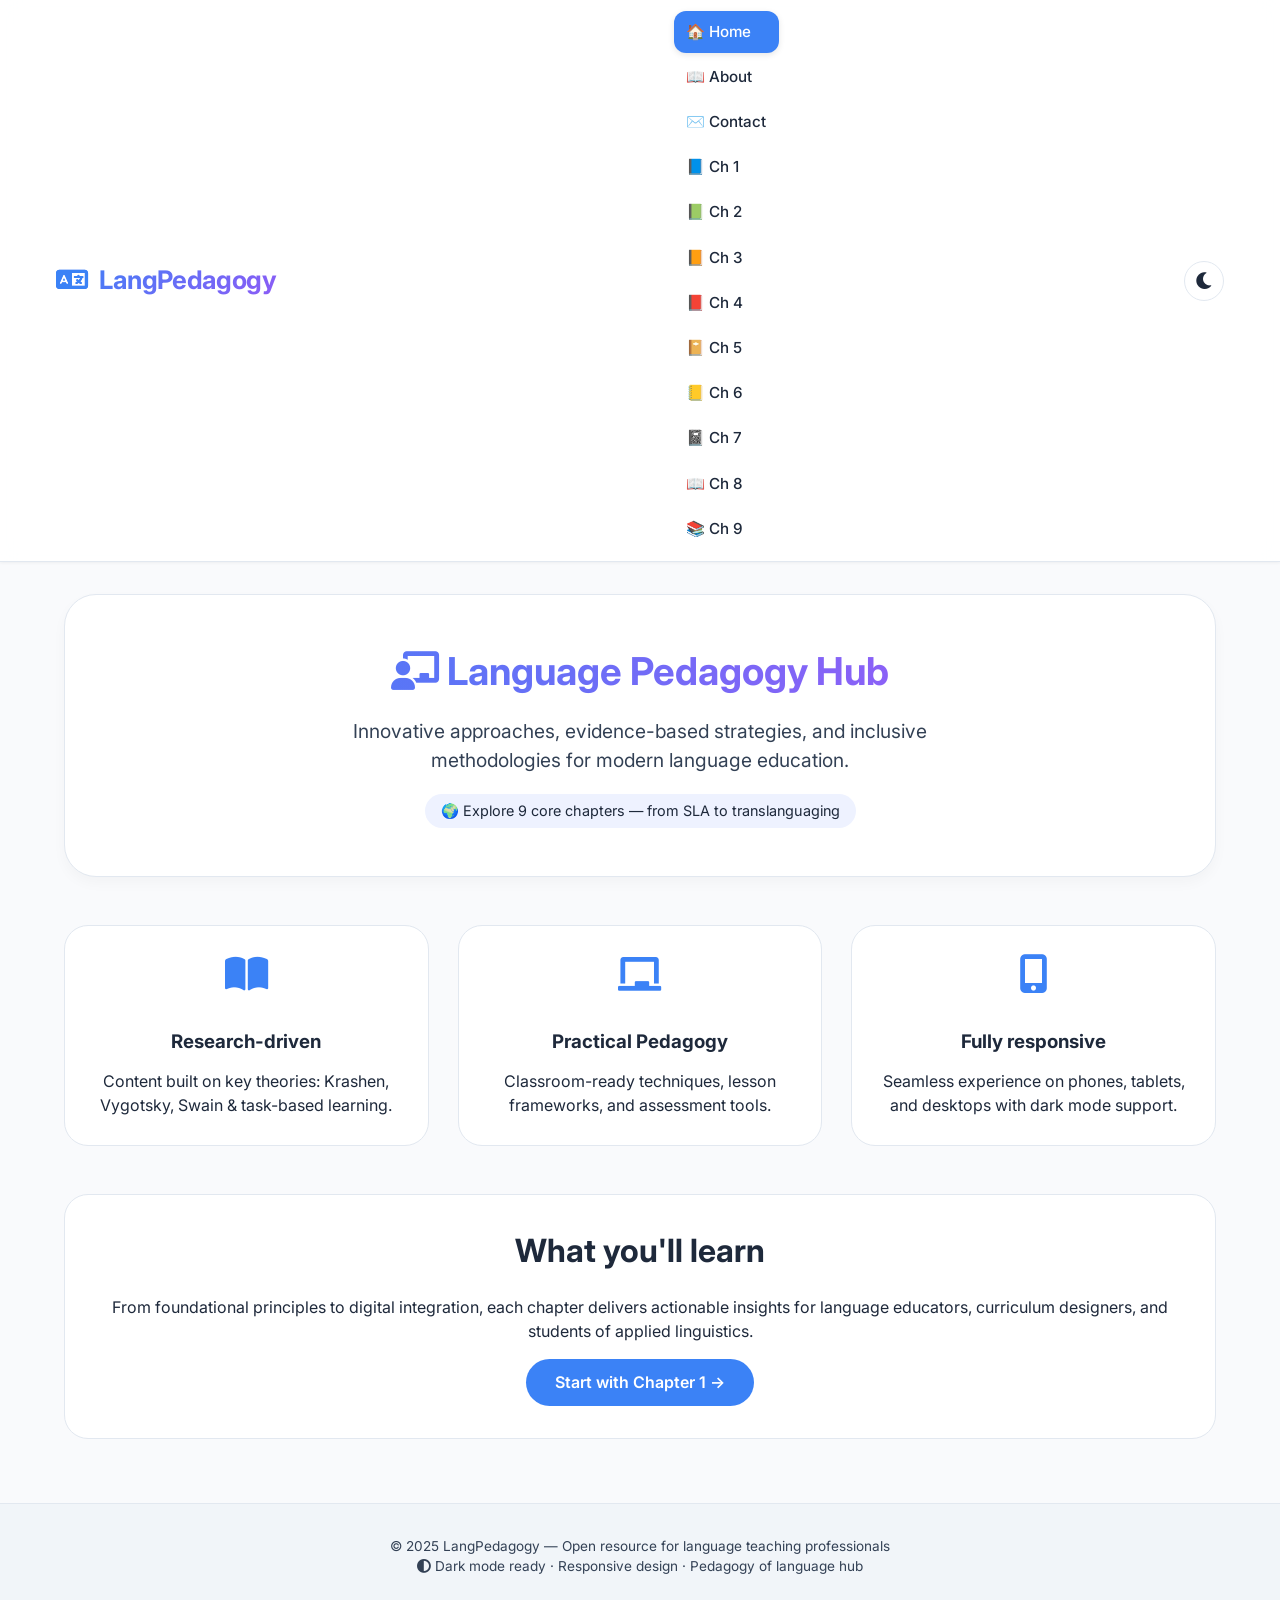
<file: index.html>
<!DOCTYPE html>
<html lang="en">
<head>
  <meta charset="UTF-8">
  <meta name="viewport" content="width=device-width, initial-scale=1.0, viewport-fit=cover">
  <title>LangPedagogy | Home – Language Teaching Methods</title>
  <!-- Google Fonts + Font Awesome -->
  <link href="https://fonts.googleapis.com/css2?family=Inter:opsz,wght@14..32,300;14..32,400;14..32,600;14..32,700&display=swap" rel="stylesheet">
  <link rel="stylesheet" href="https://cdnjs.cloudflare.com/ajax/libs/font-awesome/6.0.0-beta3/css/all.min.css">
  <link rel="stylesheet" href="style.css">
</head>
<body>

  <!-- HEADER: Mobile Toggle Menu + Dark Mode -->
  <header class="site-header">
    <div class="container header-container">
      <div class="logo">
        <a href="index.html"><i class="fas fa-language"></i> LangPedagogy</a>
      </div>

      <!-- Hamburger Toggle Button (mobile) -->
      <button class="hamburger" id="hamburgerBtn" aria-label="Toggle navigation menu">
        <span class="bar"></span>
        <span class="bar"></span>
        <span class="bar"></span>
      </button>

      <!-- Navigation Menu – links to separate pages -->
      <nav class="nav-menu" id="navMenu">
        <ul class="nav-list">
          <li><a href="index.html">🏠 Home</a></li>
          <li><a href="about.html">📖 About</a></li>
          <li><a href="contact.html">✉️ Contact</a></li>
          <li><a href="chapter-1.html">📘 Ch 1</a></li>
          <li><a href="chapter-2.html">📗 Ch 2</a></li>
          <li><a href="chapter-3.html">📙 Ch 3</a></li>
          <li><a href="chapter-4.html">📕 Ch 4</a></li>
          <li><a href="chapter-5.html">📔 Ch 5</a></li>
          <li><a href="chapter-6.html">📒 Ch 6</a></li>
          <li><a href="chapter-7.html">📓 Ch 7</a></li>
          <li><a href="chapter-8.html">📖 Ch 8</a></li>
          <li><a href="chapter-9.html">📚 Ch 9</a></li>
        </ul>
      </nav>

      <!-- Dark mode toggle button -->
      <button class="dark-toggle" id="darkModeToggle" aria-label="Dark mode">
        <i class="fas fa-moon"></i>
      </button>
    </div>
  </header>

  <!-- MAIN CONTENT: Only homepage content (other pages are separate HTML files) -->
  <main class="main-content">
    <div class="container fade-in">
      <div class="hero">
        <h1><i class="fas fa-chalkboard-teacher"></i> Language Pedagogy Hub</h1>
        <p>Innovative approaches, evidence-based strategies, and inclusive methodologies for modern language education.</p>
        <div class="hero-badge">🌍 Explore 9 core chapters — from SLA to translanguaging</div>
      </div>
      <div class="card-grid">
        <div class="info-card">
          <i class="fas fa-book-open"></i>
          <h3>Research-driven</h3>
          <p>Content built on key theories: Krashen, Vygotsky, Swain & task-based learning.</p>
        </div>
        <div class="info-card">
          <i class="fas fa-chalkboard"></i>
          <h3>Practical Pedagogy</h3>
          <p>Classroom-ready techniques, lesson frameworks, and assessment tools.</p>
        </div>
        <div class="info-card">
          <i class="fas fa-mobile-alt"></i>
          <h3>Fully responsive</h3>
          <p>Seamless experience on phones, tablets, and desktops with dark mode support.</p>
        </div>
      </div>
      <div class="welcome-note">
        <h2>What you'll learn</h2>
        <p>From foundational principles to digital integration, each chapter delivers actionable insights for language educators, curriculum designers, and students of applied linguistics.</p>
        <a href="chapter-1.html" class="cta-link">Start with Chapter 1 →</a>
      </div>
    </div>
  </main>

  <!-- FOOTER -->
  <footer class="site-footer">
    <div class="container footer-inner">
      <p>© 2025 LangPedagogy — Open resource for language teaching professionals</p>
      <p><i class="fas fa-adjust"></i> Dark mode ready · Responsive design · Pedagogy of language hub</p>
    </div>
  </footer>

  <script src="script.js"></script>
</body>
</html>
</file>
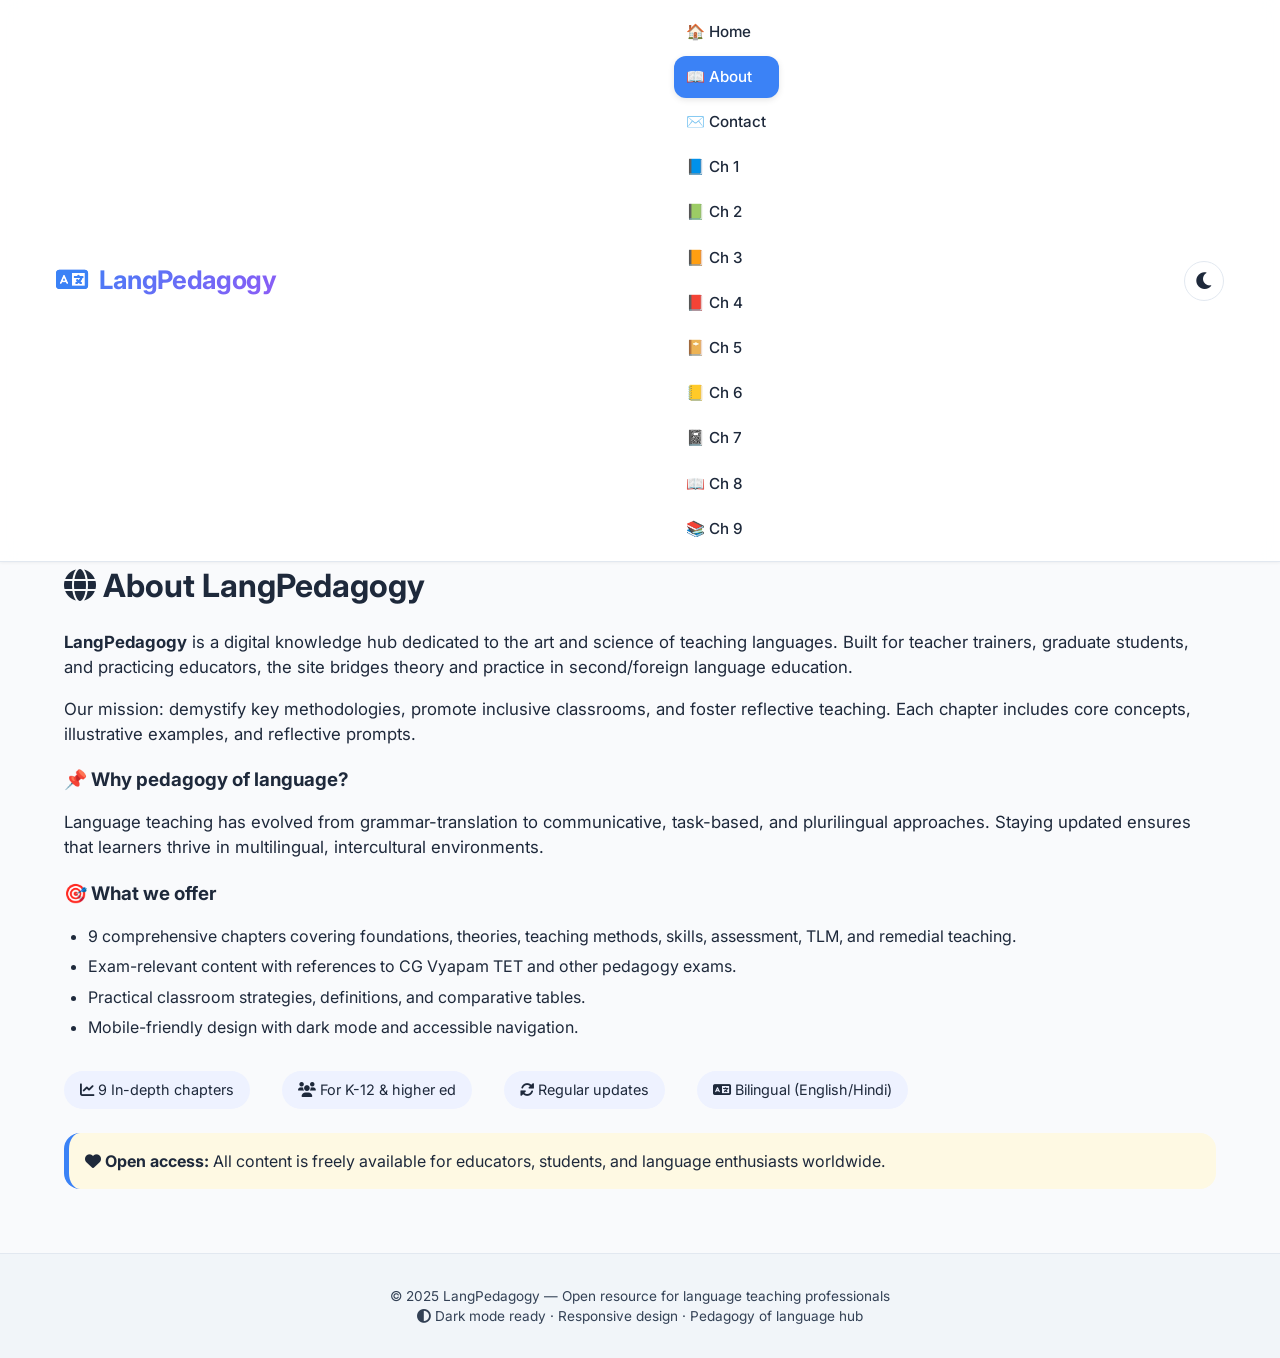
<file: about.html>
<!DOCTYPE html>
<html lang="en">
<head>
  <meta charset="UTF-8">
  <meta name="viewport" content="width=device-width, initial-scale=1.0, viewport-fit=cover">
  <title>About Us | LangPedagogy</title>
  <link href="https://fonts.googleapis.com/css2?family=Inter:opsz,wght@14..32,300;400;500;600;700&display=swap" rel="stylesheet">
  <link rel="stylesheet" href="https://cdnjs.cloudflare.com/ajax/libs/font-awesome/6.0.0-beta3/css/all.min.css">
  <link rel="stylesheet" href="style.css">
</head>
<body>

  <!-- HEADER: Mobile Toggle Menu + Dark Mode (same as other pages) -->
  <header class="site-header">
    <div class="container header-container">
      <div class="logo">
        <a href="index.html"><i class="fas fa-language"></i> LangPedagogy</a>
      </div>
      
      <button class="hamburger" id="hamburgerBtn" aria-label="Toggle navigation menu">
        <span class="bar"></span>
        <span class="bar"></span>
        <span class="bar"></span>
      </button>

      <nav class="nav-menu" id="navMenu">
        <ul class="nav-list">
          <li><a href="index.html">🏠 Home</a></li>
          <li><a href="about.html">📖 About</a></li>
          <li><a href="contact.html">✉️ Contact</a></li>
          <li><a href="chapter-1.html">📘 Ch 1</a></li>
          <li><a href="chapter-2.html">📗 Ch 2</a></li>
          <li><a href="chapter-3.html">📙 Ch 3</a></li>
          <li><a href="chapter-4.html">📕 Ch 4</a></li>
          <li><a href="chapter-5.html">📔 Ch 5</a></li>
          <li><a href="chapter-6.html">📒 Ch 6</a></li>
          <li><a href="chapter-7.html">📓 Ch 7</a></li>
          <li><a href="chapter-8.html">📖 Ch 8</a></li>
          <li><a href="chapter-9.html">📚 Ch 9</a></li>
        </ul>
      </nav>

      <button class="dark-toggle" id="darkModeToggle" aria-label="Dark mode">
        <i class="fas fa-moon"></i>
      </button>
    </div>
  </header>

  <main class="main-content">
    <div class="container fade-in">
      <h2><i class="fas fa-globe"></i> About LangPedagogy</h2>
      <div class="about-content">
        <div class="card">
          <p><strong>LangPedagogy</strong> is a digital knowledge hub dedicated to the art and science of teaching languages. Built for teacher trainers, graduate students, and practicing educators, the site bridges theory and practice in second/foreign language education.</p>
          <p>Our mission: demystify key methodologies, promote inclusive classrooms, and foster reflective teaching. Each chapter includes core concepts, illustrative examples, and reflective prompts.</p>
        </div>

        <div class="card">
          <h3>📌 Why pedagogy of language?</h3>
          <p>Language teaching has evolved from grammar-translation to communicative, task-based, and plurilingual approaches. Staying updated ensures that learners thrive in multilingual, intercultural environments.</p>
        </div>

        <div class="card">
          <h3>🎯 What we offer</h3>
          <ul>
            <li>9 comprehensive chapters covering foundations, theories, teaching methods, skills, assessment, TLM, and remedial teaching.</li>
            <li>Exam-relevant content with references to CG Vyapam TET and other pedagogy exams.</li>
            <li>Practical classroom strategies, definitions, and comparative tables.</li>
            <li>Mobile-friendly design with dark mode and accessible navigation.</li>
          </ul>
        </div>

        <div class="about-stats">
          <span><i class="fas fa-chart-line"></i> 9 In-depth chapters</span>
          <span><i class="fas fa-users"></i> For K-12 & higher ed</span>
          <span><i class="fas fa-sync-alt"></i> Regular updates</span>
          <span><i class="fas fa-language"></i> Bilingual (English/Hindi)</span>
        </div>

        <div class="tip-box">
          <i class="fas fa-heart"></i> <strong>Open access:</strong> All content is freely available for educators, students, and language enthusiasts worldwide.
        </div>
      </div>
    </div>
  </main>

  <footer class="site-footer">
    <div class="container footer-inner">
      <p>© 2025 LangPedagogy — Open resource for language teaching professionals</p>
      <p><i class="fas fa-adjust"></i> Dark mode ready · Responsive design · Pedagogy of language hub</p>
    </div>
  </footer>

  <script src="script.js"></script>
</body>
</html>
</file>
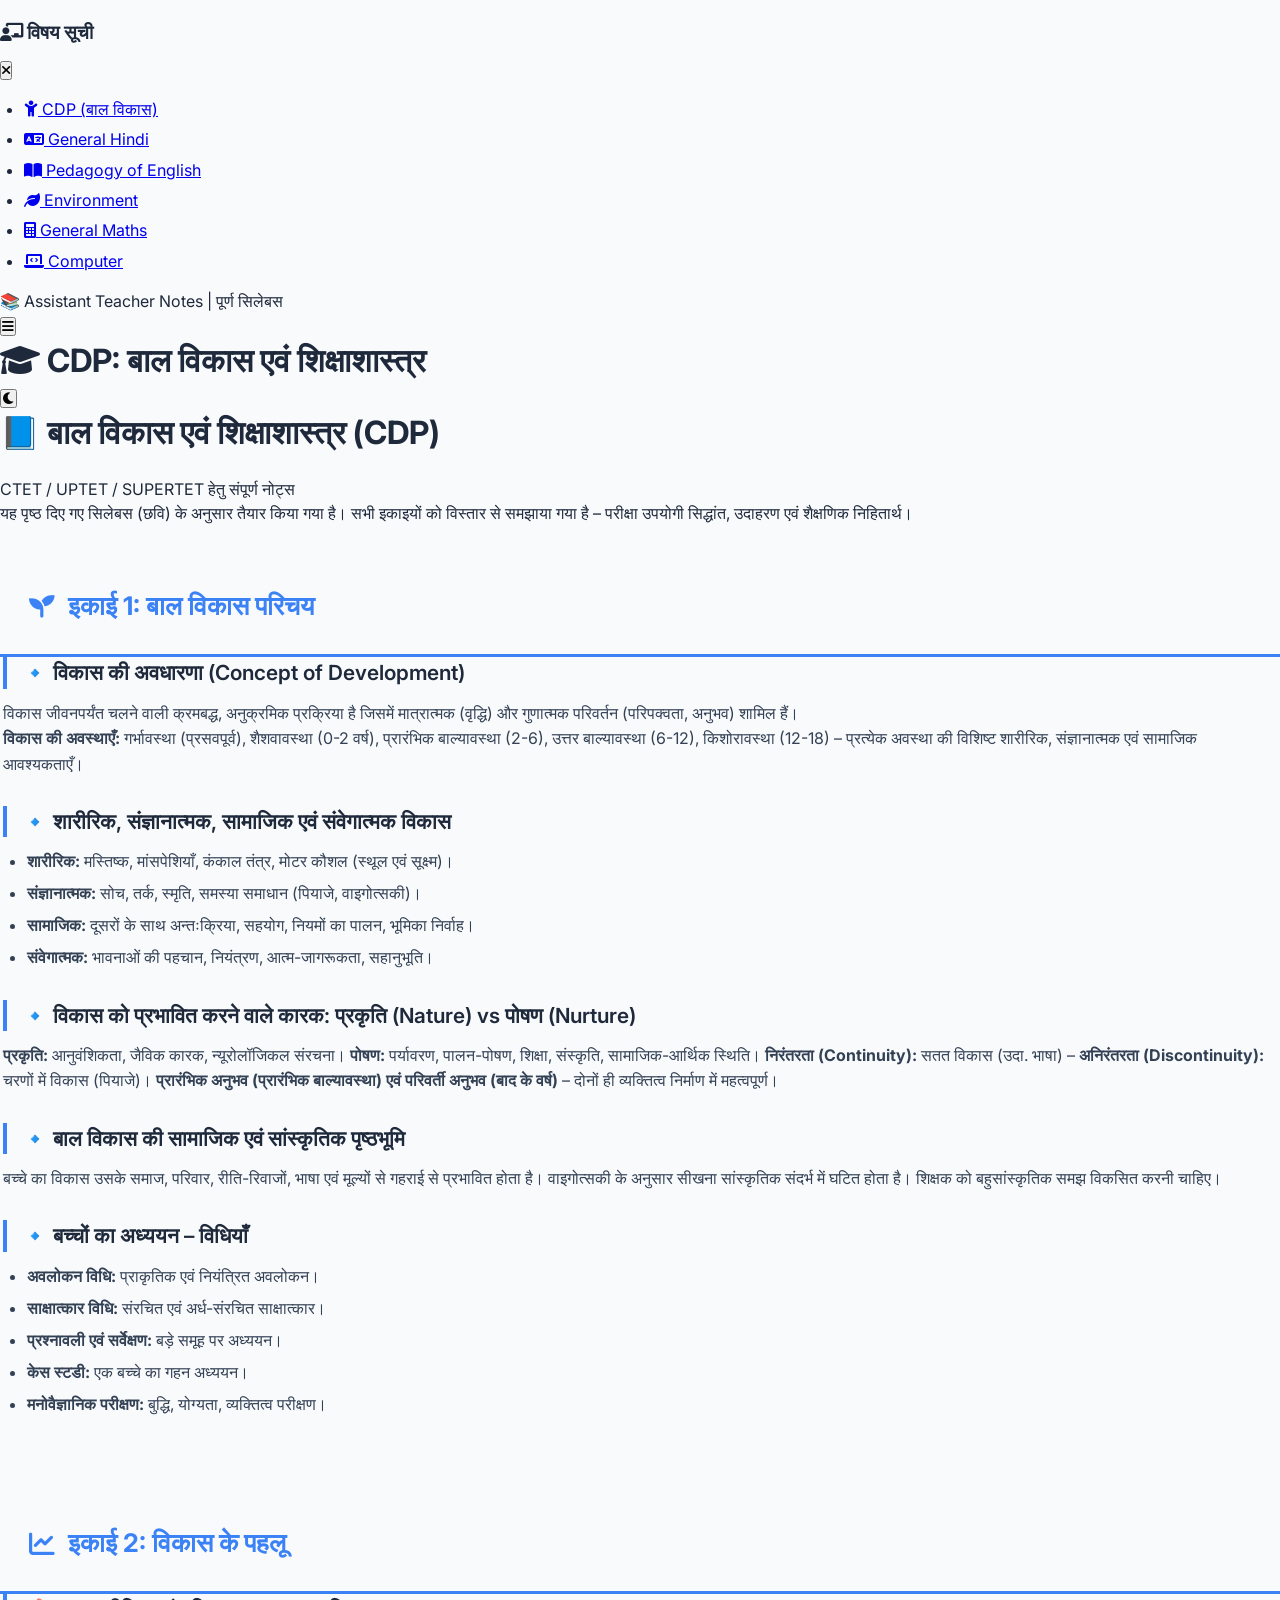
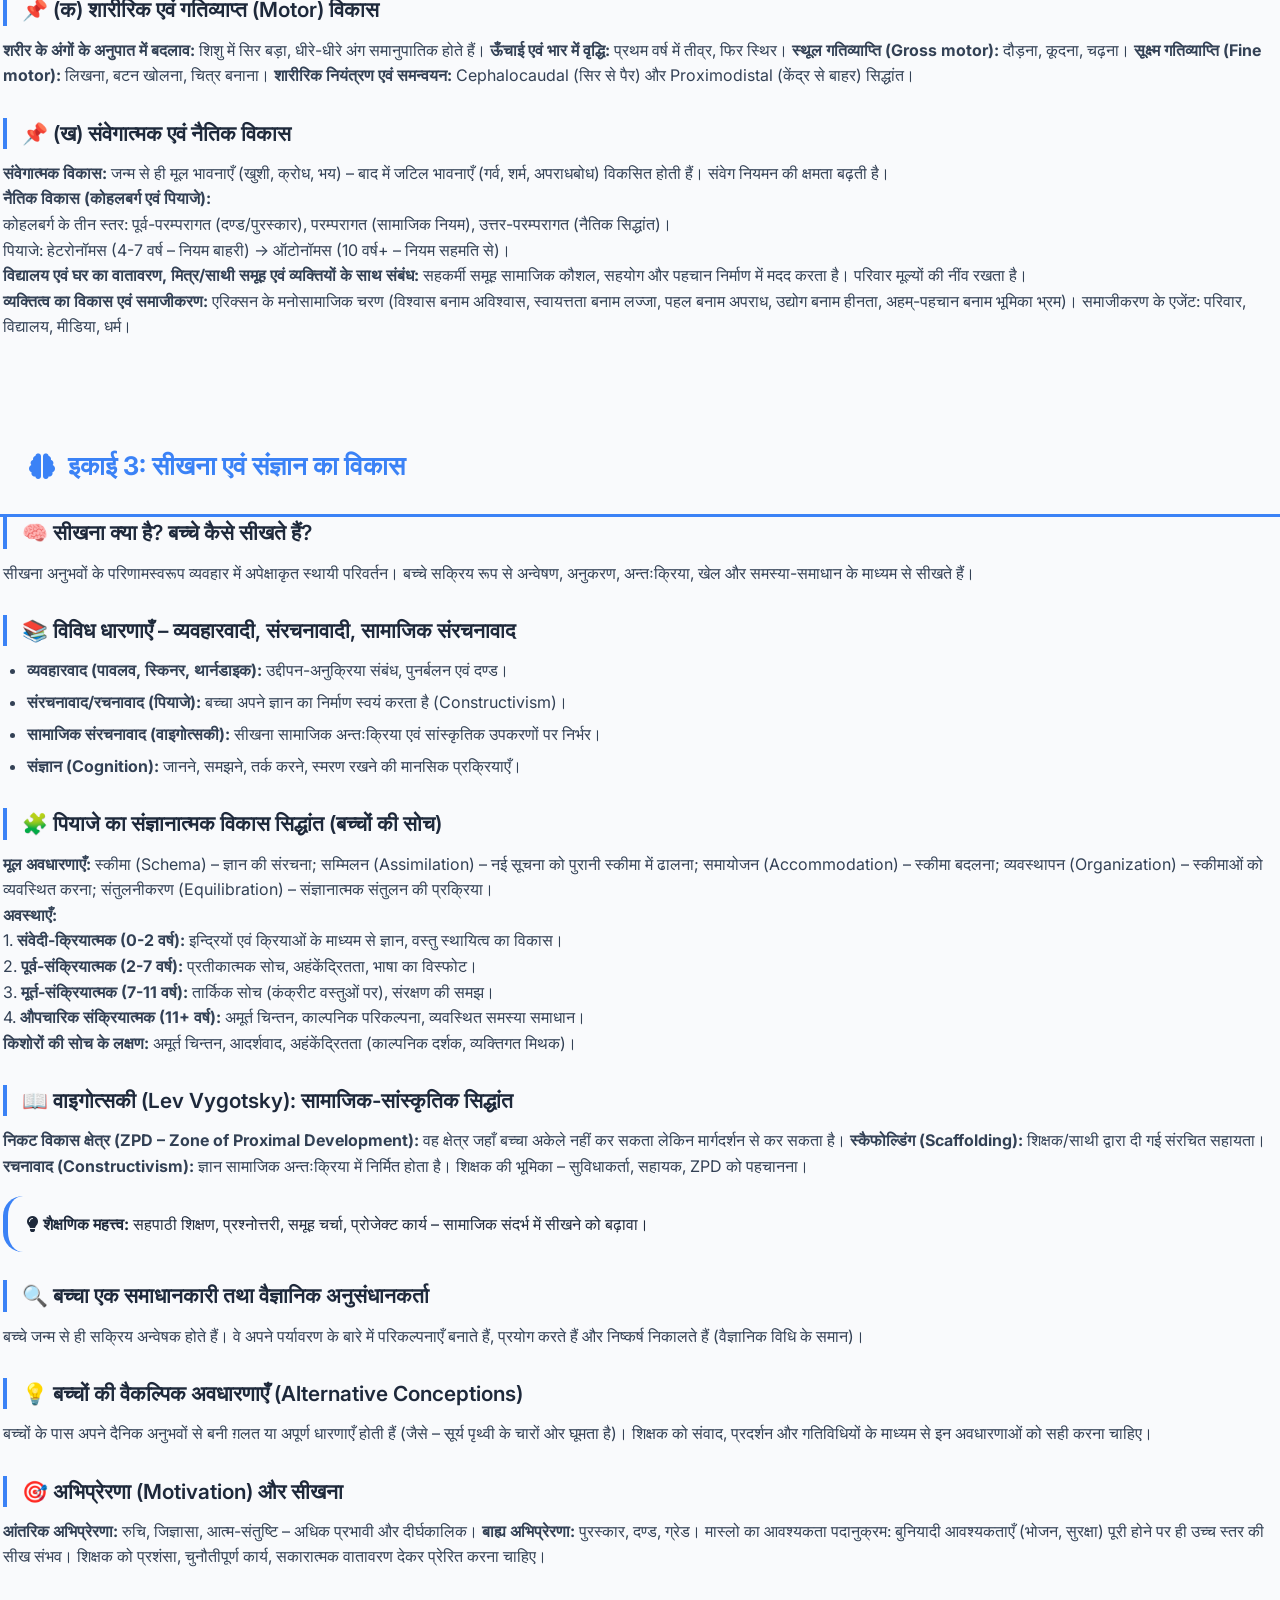
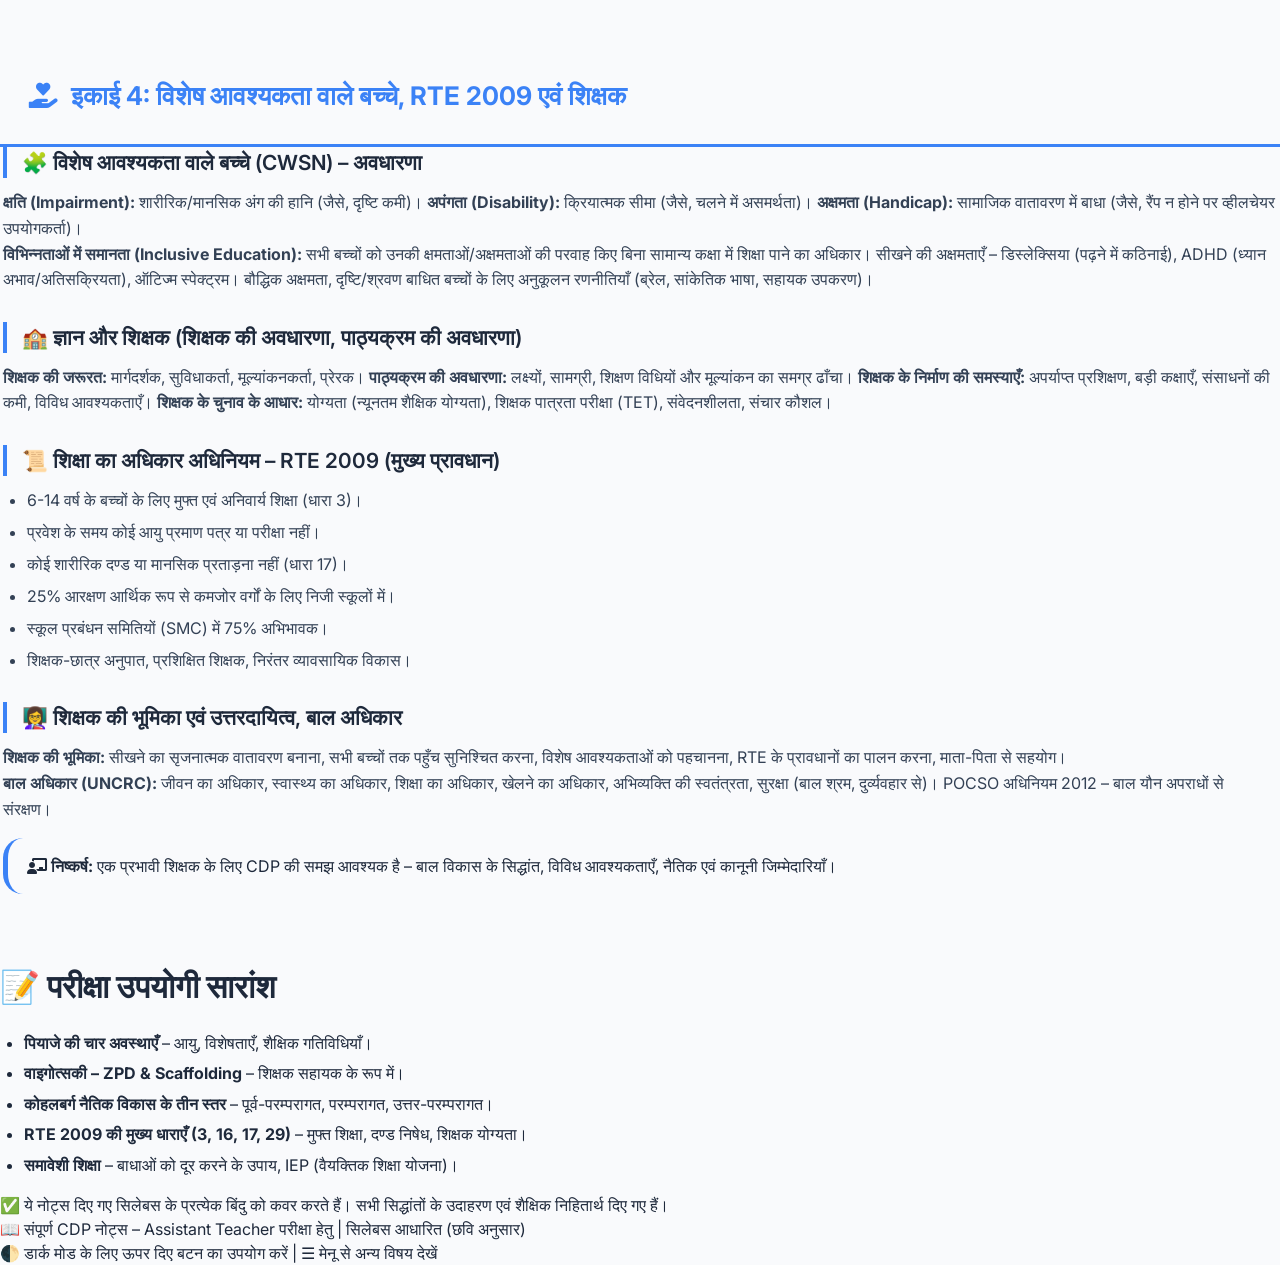
<file: cdp.html>
<!DOCTYPE html>
<html lang="hi">
<head>
    <meta charset="UTF-8">
    <meta name="viewport" content="width=device-width, initial-scale=1.0, viewport-fit=cover">
    <title>CDP - बाल विकास एवं शिक्षाशास्त्र | पूर्ण सिलेबस नोट्स</title>
    <link href="https://fonts.googleapis.com/css2?family=Inter:opsz,wght@14..32,300;400;500;600;700&display=swap" rel="stylesheet">
    <link rel="stylesheet" href="https://cdnjs.cloudflare.com/ajax/libs/font-awesome/6.0.0-beta3/css/all.min.css">
    <link rel="stylesheet" href="style.css">
    <style>
        /* Additional page-specific styles for better readability */
        .unit-card {
            margin-bottom: 2.5rem;
            border-radius: 28px;
            overflow: hidden;
        }
        .unit-header {
            background: var(--accent-soft);
            padding: 1.2rem 1.8rem;
            border-bottom: 3px solid var(--accent);
        }
        .unit-header h3 {
            font-size: 1.6rem;
            font-weight: 700;
            color: var(--accent);
            display: flex;
            align-items: center;
            gap: 0.8rem;
        }
        .topic-block {
            margin-bottom: 1.8rem;
            padding: 0 0.2rem;
        }
        .topic-block h4 {
            font-size: 1.3rem;
            font-weight: 600;
            margin-bottom: 0.75rem;
            color: var(--text-primary);
            border-left: 4px solid var(--accent);
            padding-left: 0.9rem;
        }
        .topic-block p, .topic-block li {
            color: var(--text-secondary);
            line-height: 1.6;
        }
        .topic-block ul, .topic-block ol {
            margin-left: 1.5rem;
            margin-top: 0.5rem;
            margin-bottom: 0.8rem;
        }
        .highlight {
            background: var(--accent-soft);
            padding: 1rem 1.2rem;
            border-radius: 20px;
            margin: 1rem 0;
            border-left: 5px solid var(--accent);
        }
        .sub-section {
            margin: 1rem 0 1rem 1rem;
            padding-left: 0.5rem;
            border-left: 2px dashed var(--border-light);
        }
        @media (max-width: 640px) {
            .unit-header h3 { font-size: 1.3rem; }
            .topic-block h4 { font-size: 1.2rem; }
            .unit-header { padding: 1rem; }
        }
    </style>
</head>
<body>

<!-- Drawer Overlay & Side Drawer (same as index) -->
<div class="drawer-overlay" id="drawerOverlay"></div>
<div class="side-drawer" id="sideDrawer">
    <div class="drawer-header">
        <h3><i class="fas fa-chalkboard-teacher"></i> विषय सूची</h3>
        <button class="close-drawer-btn" id="closeDrawerBtn"><i class="fas fa-times"></i></button>
    </div>
    <nav>
        <ul class="drawer-nav-list">
            <li><a href="cdp.html" class="nav-link active"><i class="fas fa-child"></i> CDP (बाल विकास)</a></li>
            <li><a href="general-hindi.html" class="nav-link"><i class="fas fa-language"></i> General Hindi</a></li>
            <li><a href="pedagogy-of-english.html" class="nav-link"><i class="fas fa-book-open"></i> Pedagogy of English</a></li>
            <li><a href="environment.html" class="nav-link"><i class="fas fa-leaf"></i> Environment</a></li>
            <li><a href="general-maths.html" class="nav-link"><i class="fas fa-calculator"></i> General Maths</a></li>
            <li><a href="computer.html" class="nav-link"><i class="fas fa-laptop-code"></i> Computer</a></li>
        </ul>
    </nav>
    <div class="drawer-footer">
        <p>📚 Assistant Teacher Notes | पूर्ण सिलेबस</p>
    </div>
</div>

<!-- Main App Container -->
<div class="app-container">
    <header class="top-bar">
        <div class="logo-area">
            <button class="menu-toggle-btn" id="menuToggleBtn"><i class="fas fa-bars"></i></button>
            <h1 class="site-title"><i class="fas fa-graduation-cap"></i> CDP: बाल विकास एवं शिक्षाशास्त्र</h1>
        </div>
        <div class="header-actions">
            <button class="dark-mode-toggle" id="darkModeToggle"><i class="fas fa-moon"></i></button>
        </div>
    </header>

    <main class="content-main">
        <!-- Hero / Title -->
        <div class="notes-card" style="margin-bottom: 1.5rem;">
            <div class="notes-header">
                <h2>📘 बाल विकास एवं शिक्षाशास्त्र (CDP)</h2>
                <div class="subject-badge">CTET / UPTET / SUPERTET हेतु संपूर्ण नोट्स</div>
            </div>
            <div class="notes-body">
                <p>यह पृष्ठ दिए गए सिलेबस (छवि) के अनुसार तैयार किया गया है। सभी इकाइयों को विस्तार से समझाया गया है – परीक्षा उपयोगी सिद्धांत, उदाहरण एवं शैक्षणिक निहितार्थ।</p>
            </div>
        </div>

        <!-- इकाई 1: बाल विकास परिचय -->
        <div class="unit-card notes-card">
            <div class="unit-header">
                <h3><i class="fas fa-seedling"></i> इकाई 1: बाल विकास परिचय</h3>
            </div>
            <div class="notes-body">
                <div class="topic-block">
                    <h4>🔹 विकास की अवधारणा (Concept of Development)</h4>
                    <p>विकास जीवनपर्यंत चलने वाली क्रमबद्ध, अनुक्रमिक प्रक्रिया है जिसमें मात्रात्मक (वृद्धि) और गुणात्मक परिवर्तन (परिपक्वता, अनुभव) शामिल हैं।</p>
                    <p><strong>विकास की अवस्थाएँ:</strong> गर्भावस्था (प्रसवपूर्व), शैशवावस्था (0-2 वर्ष), प्रारंभिक बाल्यावस्था (2-6), उत्तर बाल्यावस्था (6-12), किशोरावस्था (12-18) – प्रत्येक अवस्था की विशिष्ट शारीरिक, संज्ञानात्मक एवं सामाजिक आवश्यकताएँ।</p>
                </div>
                <div class="topic-block">
                    <h4>🔹 शारीरिक, संज्ञानात्मक, सामाजिक एवं संवेगात्मक विकास</h4>
                    <ul>
                        <li><strong>शारीरिक:</strong> मस्तिष्क, मांसपेशियाँ, कंकाल तंत्र, मोटर कौशल (स्थूल एवं सूक्ष्म)।</li>
                        <li><strong>संज्ञानात्मक:</strong> सोच, तर्क, स्मृति, समस्या समाधान (पियाजे, वाइगोत्सकी)।</li>
                        <li><strong>सामाजिक:</strong> दूसरों के साथ अन्तःक्रिया, सहयोग, नियमों का पालन, भूमिका निर्वाह।</li>
                        <li><strong>संवेगात्मक:</strong> भावनाओं की पहचान, नियंत्रण, आत्म-जागरूकता, सहानुभूति।</li>
                    </ul>
                </div>
                <div class="topic-block">
                    <h4>🔹 विकास को प्रभावित करने वाले कारक: प्रकृति (Nature) vs पोषण (Nurture)</h4>
                    <p><strong>प्रकृति:</strong> आनुवंशिकता, जैविक कारक, न्यूरोलॉजिकल संरचना। <strong>पोषण:</strong> पर्यावरण, पालन-पोषण, शिक्षा, संस्कृति, सामाजिक-आर्थिक स्थिति। <strong>निरंतरता (Continuity):</strong> सतत विकास (उदा. भाषा) – <strong>अनिरंतरता (Discontinuity):</strong> चरणों में विकास (पियाजे)। <strong>प्रारंभिक अनुभव (प्रारंभिक बाल्यावस्था) एवं परिवर्ती अनुभव (बाद के वर्ष)</strong> – दोनों ही व्यक्तित्व निर्माण में महत्वपूर्ण।</p>
                </div>
                <div class="topic-block">
                    <h4>🔹 बाल विकास की सामाजिक एवं सांस्कृतिक पृष्ठभूमि</h4>
                    <p>बच्चे का विकास उसके समाज, परिवार, रीति-रिवाजों, भाषा एवं मूल्यों से गहराई से प्रभावित होता है। वाइगोत्सकी के अनुसार सीखना सांस्कृतिक संदर्भ में घटित होता है। शिक्षक को बहुसांस्कृतिक समझ विकसित करनी चाहिए।</p>
                </div>
                <div class="topic-block">
                    <h4>🔹 बच्चों का अध्ययन – विधियाँ</h4>
                    <ul>
                        <li><strong>अवलोकन विधि:</strong> प्राकृतिक एवं नियंत्रित अवलोकन।</li>
                        <li><strong>साक्षात्कार विधि:</strong> संरचित एवं अर्ध-संरचित साक्षात्कार।</li>
                        <li><strong>प्रश्नावली एवं सर्वेक्षण:</strong> बड़े समूह पर अध्ययन।</li>
                        <li><strong>केस स्टडी:</strong> एक बच्चे का गहन अध्ययन।</li>
                        <li><strong>मनोवैज्ञानिक परीक्षण:</strong> बुद्धि, योग्यता, व्यक्तित्व परीक्षण।</li>
                    </ul>
                </div>
            </div>
        </div>

        <!-- इकाई 2: विकास के पहलू -->
        <div class="unit-card notes-card">
            <div class="unit-header">
                <h3><i class="fas fa-chart-line"></i> इकाई 2: विकास के पहलू</h3>
            </div>
            <div class="notes-body">
                <div class="topic-block">
                    <h4>📌 (क) शारीरिक एवं गतिव्याप्त (Motor) विकास</h4>
                    <p><strong>शरीर के अंगों के अनुपात में बदलाव:</strong> शिशु में सिर बड़ा, धीरे-धीरे अंग समानुपातिक होते हैं। <strong>ऊँचाई एवं भार में वृद्धि:</strong> प्रथम वर्ष में तीव्र, फिर स्थिर। <strong>स्थूल गतिव्याप्ति (Gross motor):</strong> दौड़ना, कूदना, चढ़ना। <strong>सूक्ष्म गतिव्याप्ति (Fine motor):</strong> लिखना, बटन खोलना, चित्र बनाना। <strong>शारीरिक नियंत्रण एवं समन्वयन:</strong> Cephalocaudal (सिर से पैर) और Proximodistal (केंद्र से बाहर) सिद्धांत।</p>
                </div>
                <div class="topic-block">
                    <h4>📌 (ख) संवेगात्मक एवं नैतिक विकास</h4>
                    <p><strong>संवेगात्मक विकास:</strong> जन्म से ही मूल भावनाएँ (खुशी, क्रोध, भय) – बाद में जटिल भावनाएँ (गर्व, शर्म, अपराधबोध) विकसित होती हैं। संवेग नियमन की क्षमता बढ़ती है।</p>
                    <p><strong>नैतिक विकास (कोहलबर्ग एवं पियाजे):</strong> 
                        <br>कोहलबर्ग के तीन स्तर: पूर्व-परम्परागत (दण्ड/पुरस्कार), परम्परागत (सामाजिक नियम), उत्तर-परम्परागत (नैतिक सिद्धांत)।
                        <br>पियाजे: हेटरोनॉमस (4-7 वर्ष – नियम बाहरी) → ऑटोनॉमस (10 वर्ष+ – नियम सहमति से)।
                    </p>
                    <p><strong>विद्यालय एवं घर का वातावरण, मित्र/साथी समूह एवं व्यक्तियों के साथ संबंध:</strong> सहकर्मी समूह सामाजिक कौशल, सहयोग और पहचान निर्माण में मदद करता है। परिवार मूल्यों की नींव रखता है।</p>
                    <p><strong>व्यक्तित्व का विकास एवं समाजीकरण:</strong> एरिक्सन के मनोसामाजिक चरण (विश्वास बनाम अविश्वास, स्वायत्तता बनाम लज्जा, पहल बनाम अपराध, उद्योग बनाम हीनता, अहम्-पहचान बनाम भूमिका भ्रम)। समाजीकरण के एजेंट: परिवार, विद्यालय, मीडिया, धर्म।</p>
                </div>
            </div>
        </div>

        <!-- इकाई 3: सीखना एवं संज्ञान का विकास -->
        <div class="unit-card notes-card">
            <div class="unit-header">
                <h3><i class="fas fa-brain"></i> इकाई 3: सीखना एवं संज्ञान का विकास</h3>
            </div>
            <div class="notes-body">
                <div class="topic-block">
                    <h4>🧠 सीखना क्या है? बच्चे कैसे सीखते हैं?</h4>
                    <p>सीखना अनुभवों के परिणामस्वरूप व्यवहार में अपेक्षाकृत स्थायी परिवर्तन। बच्चे सक्रिय रूप से अन्वेषण, अनुकरण, अन्तःक्रिया, खेल और समस्या-समाधान के माध्यम से सीखते हैं।</p>
                </div>
                <div class="topic-block">
                    <h4>📚 विविध धारणाएँ – व्यवहारवादी, संरचनावादी, सामाजिक संरचनावाद</h4>
                    <ul>
                        <li><strong>व्यवहारवाद (पावलव, स्किनर, थार्नडाइक):</strong> उद्दीपन-अनुक्रिया संबंध, पुनर्बलन एवं दण्ड।</li>
                        <li><strong>संरचनावाद/रचनावाद (पियाजे):</strong> बच्चा अपने ज्ञान का निर्माण स्वयं करता है (Constructivism)।</li>
                        <li><strong>सामाजिक संरचनावाद (वाइगोत्सकी):</strong> सीखना सामाजिक अन्तःक्रिया एवं सांस्कृतिक उपकरणों पर निर्भर।</li>
                        <li><strong>संज्ञान (Cognition):</strong> जानने, समझने, तर्क करने, स्मरण रखने की मानसिक प्रक्रियाएँ।</li>
                    </ul>
                </div>
                <div class="topic-block">
                    <h4>🧩 पियाजे का संज्ञानात्मक विकास सिद्धांत (बच्चों की सोच)</h4>
                    <p><strong>मूल अवधारणाएँ:</strong> स्कीमा (Schema) – ज्ञान की संरचना; सम्मिलन (Assimilation) – नई सूचना को पुरानी स्कीमा में ढालना; समायोजन (Accommodation) – स्कीमा बदलना; व्यवस्थापन (Organization) – स्कीमाओं को व्यवस्थित करना; संतुलनीकरण (Equilibration) – संज्ञानात्मक संतुलन की प्रक्रिया।</p>
                    <p><strong>अवस्थाएँ:</strong>
                        <br>1. <strong>संवेदी-क्रियात्मक (0-2 वर्ष):</strong> इन्द्रियों एवं क्रियाओं के माध्यम से ज्ञान, वस्तु स्थायित्व का विकास।
                        <br>2. <strong>पूर्व-संक्रियात्मक (2-7 वर्ष):</strong> प्रतीकात्मक सोच, अहंकेंद्रितता, भाषा का विस्फोट।
                        <br>3. <strong>मूर्त-संक्रियात्मक (7-11 वर्ष):</strong> तार्किक सोच (कंक्रीट वस्तुओं पर), संरक्षण की समझ।
                        <br>4. <strong>औपचारिक संक्रियात्मक (11+ वर्ष):</strong> अमूर्त चिन्तन, काल्पनिक परिकल्पना, व्यवस्थित समस्या समाधान।
                    </p>
                    <p><strong>किशोरों की सोच के लक्षण:</strong> अमूर्त चिन्तन, आदर्शवाद, अहंकेंद्रितता (काल्पनिक दर्शक, व्यक्तिगत मिथक)।</p>
                </div>
                <div class="topic-block">
                    <h4>📖 वाइगोत्सकी (Lev Vygotsky): सामाजिक-सांस्कृतिक सिद्धांत</h4>
                    <p><strong>निकट विकास क्षेत्र (ZPD – Zone of Proximal Development):</strong> वह क्षेत्र जहाँ बच्चा अकेले नहीं कर सकता लेकिन मार्गदर्शन से कर सकता है। <strong>स्कैफोल्डिंग (Scaffolding):</strong> शिक्षक/साथी द्वारा दी गई संरचित सहायता। <strong>रचनावाद (Constructivism):</strong> ज्ञान सामाजिक अन्तःक्रिया में निर्मित होता है। शिक्षक की भूमिका – सुविधाकर्ता, सहायक, ZPD को पहचानना।</p>
                    <div class="highlight">
                        <i class="fas fa-lightbulb"></i> <strong>शैक्षणिक महत्त्व:</strong> सहपाठी शिक्षण, प्रश्नोत्तरी, समूह चर्चा, प्रोजेक्ट कार्य – सामाजिक संदर्भ में सीखने को बढ़ावा।
                    </div>
                </div>
                <div class="topic-block">
                    <h4>🔍 बच्चा एक समाधानकारी तथा वैज्ञानिक अनुसंधानकर्ता</h4>
                    <p>बच्चे जन्म से ही सक्रिय अन्वेषक होते हैं। वे अपने पर्यावरण के बारे में परिकल्पनाएँ बनाते हैं, प्रयोग करते हैं और निष्कर्ष निकालते हैं (वैज्ञानिक विधि के समान)।</p>
                </div>
                <div class="topic-block">
                    <h4>💡 बच्चों की वैकल्पिक अवधारणाएँ (Alternative Conceptions)</h4>
                    <p>बच्चों के पास अपने दैनिक अनुभवों से बनी ग़लत या अपूर्ण धारणाएँ होती हैं (जैसे – सूर्य पृथ्वी के चारों ओर घूमता है)। शिक्षक को संवाद, प्रदर्शन और गतिविधियों के माध्यम से इन अवधारणाओं को सही करना चाहिए।</p>
                </div>
                <div class="topic-block">
                    <h4>🎯 अभिप्रेरणा (Motivation) और सीखना</h4>
                    <p><strong>आंतरिक अभिप्रेरणा:</strong> रुचि, जिज्ञासा, आत्म-संतुष्टि – अधिक प्रभावी और दीर्घकालिक। <strong>बाह्य अभिप्रेरणा:</strong> पुरस्कार, दण्ड, ग्रेड। मास्लो का आवश्यकता पदानुक्रम: बुनियादी आवश्यकताएँ (भोजन, सुरक्षा) पूरी होने पर ही उच्च स्तर की सीख संभव। शिक्षक को प्रशंसा, चुनौतीपूर्ण कार्य, सकारात्मक वातावरण देकर प्रेरित करना चाहिए।</p>
                </div>
            </div>
        </div>

        <!-- इकाई 4: विशेष आवश्यकता वाले बच्चे, RTE 2009, शिक्षक की भूमिका -->
        <div class="unit-card notes-card">
            <div class="unit-header">
                <h3><i class="fas fa-hand-holding-heart"></i> इकाई 4: विशेष आवश्यकता वाले बच्चे, RTE 2009 एवं शिक्षक</h3>
            </div>
            <div class="notes-body">
                <div class="topic-block">
                    <h4>🧩 विशेष आवश्यकता वाले बच्चे (CWSN) – अवधारणा</h4>
                    <p><strong>क्षति (Impairment):</strong> शारीरिक/मानसिक अंग की हानि (जैसे, दृष्टि कमी)। <strong>अपंगता (Disability):</strong> क्रियात्मक सीमा (जैसे, चलने में असमर्थता)। <strong>अक्षमता (Handicap):</strong> सामाजिक वातावरण में बाधा (जैसे, रैंप न होने पर व्हीलचेयर उपयोगकर्ता)।</p>
                    <p><strong>विभिन्नताओं में समानता (Inclusive Education):</strong> सभी बच्चों को उनकी क्षमताओं/अक्षमताओं की परवाह किए बिना सामान्य कक्षा में शिक्षा पाने का अधिकार। सीखने की अक्षमताएँ – डिस्लेक्सिया (पढ़ने में कठिनाई), ADHD (ध्यान अभाव/अतिसक्रियता), ऑटिज्म स्पेक्ट्रम। बौद्धिक अक्षमता, दृष्टि/श्रवण बाधित बच्चों के लिए अनुकूलन रणनीतियाँ (ब्रेल, सांकेतिक भाषा, सहायक उपकरण)।</p>
                </div>
                <div class="topic-block">
                    <h4>🏫 ज्ञान और शिक्षक (शिक्षक की अवधारणा, पाठ्यक्रम की अवधारणा)</h4>
                    <p><strong>शिक्षक की जरूरत:</strong> मार्गदर्शक, सुविधाकर्ता, मूल्यांकनकर्ता, प्रेरक। <strong>पाठ्यक्रम की अवधारणा:</strong> लक्ष्यों, सामग्री, शिक्षण विधियों और मूल्यांकन का समग्र ढाँचा। <strong>शिक्षक के निर्माण की समस्याएँ:</strong> अपर्याप्त प्रशिक्षण, बड़ी कक्षाएँ, संसाधनों की कमी, विविध आवश्यकताएँ। <strong>शिक्षक के चुनाव के आधार:</strong> योग्यता (न्यूनतम शैक्षिक योग्यता), शिक्षक पात्रता परीक्षा (TET), संवेदनशीलता, संचार कौशल।</p>
                </div>
                <div class="topic-block">
                    <h4>📜 शिक्षा का अधिकार अधिनियम – RTE 2009 (मुख्य प्रावधान)</h4>
                    <ul>
                        <li>6-14 वर्ष के बच्चों के लिए मुफ्त एवं अनिवार्य शिक्षा (धारा 3)।</li>
                        <li>प्रवेश के समय कोई आयु प्रमाण पत्र या परीक्षा नहीं।</li>
                        <li>कोई शारीरिक दण्ड या मानसिक प्रताड़ना नहीं (धारा 17)।</li>
                        <li>25% आरक्षण आर्थिक रूप से कमजोर वर्गों के लिए निजी स्कूलों में।</li>
                        <li>स्कूल प्रबंधन समितियों (SMC) में 75% अभिभावक।</li>
                        <li>शिक्षक-छात्र अनुपात, प्रशिक्षित शिक्षक, निरंतर व्यावसायिक विकास।</li>
                    </ul>
                </div>
                <div class="topic-block">
                    <h4>👩‍🏫 शिक्षक की भूमिका एवं उत्तरदायित्व, बाल अधिकार</h4>
                    <p><strong>शिक्षक की भूमिका:</strong> सीखने का सृजनात्मक वातावरण बनाना, सभी बच्चों तक पहुँच सुनिश्चित करना, विशेष आवश्यकताओं को पहचानना, RTE के प्रावधानों का पालन करना, माता-पिता से सहयोग।</p>
                    <p><strong>बाल अधिकार (UNCRC):</strong> जीवन का अधिकार, स्वास्थ्य का अधिकार, शिक्षा का अधिकार, खेलने का अधिकार, अभिव्यक्ति की स्वतंत्रता, सुरक्षा (बाल श्रम, दुर्व्यवहार से)। POCSO अधिनियम 2012 – बाल यौन अपराधों से संरक्षण।</p>
                    <div class="highlight">
                        <i class="fas fa-chalkboard-user"></i> <strong>निष्कर्ष:</strong> एक प्रभावी शिक्षक के लिए CDP की समझ आवश्यक है – बाल विकास के सिद्धांत, विविध आवश्यकताएँ, नैतिक एवं कानूनी जिम्मेदारियाँ।
                    </div>
                </div>
            </div>
        </div>

        <!-- अतिरिक्त पुनरावृत्ति बॉक्स -->
        <div class="notes-card" style="margin-top: 1rem;">
            <div class="notes-header">
                <h2>📝 परीक्षा उपयोगी सारांश</h2>
            </div>
            <div class="notes-body">
                <ul>
                    <li><strong>पियाजे की चार अवस्थाएँ</strong> – आयु, विशेषताएँ, शैक्षिक गतिविधियाँ।</li>
                    <li><strong>वाइगोत्सकी – ZPD & Scaffolding</strong> – शिक्षक सहायक के रूप में।</li>
                    <li><strong>कोहलबर्ग नैतिक विकास के तीन स्तर</strong> – पूर्व-परम्परागत, परम्परागत, उत्तर-परम्परागत।</li>
                    <li><strong>RTE 2009 की मुख्य धाराएँ (3, 16, 17, 29)</strong> – मुफ्त शिक्षा, दण्ड निषेध, शिक्षक योग्यता।</li>
                    <li><strong>समावेशी शिक्षा</strong> – बाधाओं को दूर करने के उपाय, IEP (वैयक्तिक शिक्षा योजना)।</li>
                </ul>
                <p>✅ ये नोट्स दिए गए सिलेबस के प्रत्येक बिंदु को कवर करते हैं। सभी सिद्धांतों के उदाहरण एवं शैक्षिक निहितार्थ दिए गए हैं।</p>
            </div>
        </div>
    </main>

    <footer class="app-footer">
        <p>📖 संपूर्ण CDP नोट्स – Assistant Teacher परीक्षा हेतु | सिलेबस आधारित (छवि अनुसार)</p>
        <p>🌓 डार्क मोड के लिए ऊपर दिए बटन का उपयोग करें | ☰ मेनू से अन्य विषय देखें</p>
    </footer>
</div>

<script src="script.js"></script>
<script>
    // Ensure drawer links close drawer on click (additional)
    document.querySelectorAll('.nav-link').forEach(link => {
        link.addEventListener('click', () => {
            document.getElementById('sideDrawer').classList.remove('open');
            document.getElementById('drawerOverlay').classList.remove('active');
            document.body.style.overflow = '';
        });
    });
    // Re-attach dark mode toggle if needed (script.js already handles)
</script>
</body>
</html>
</file>
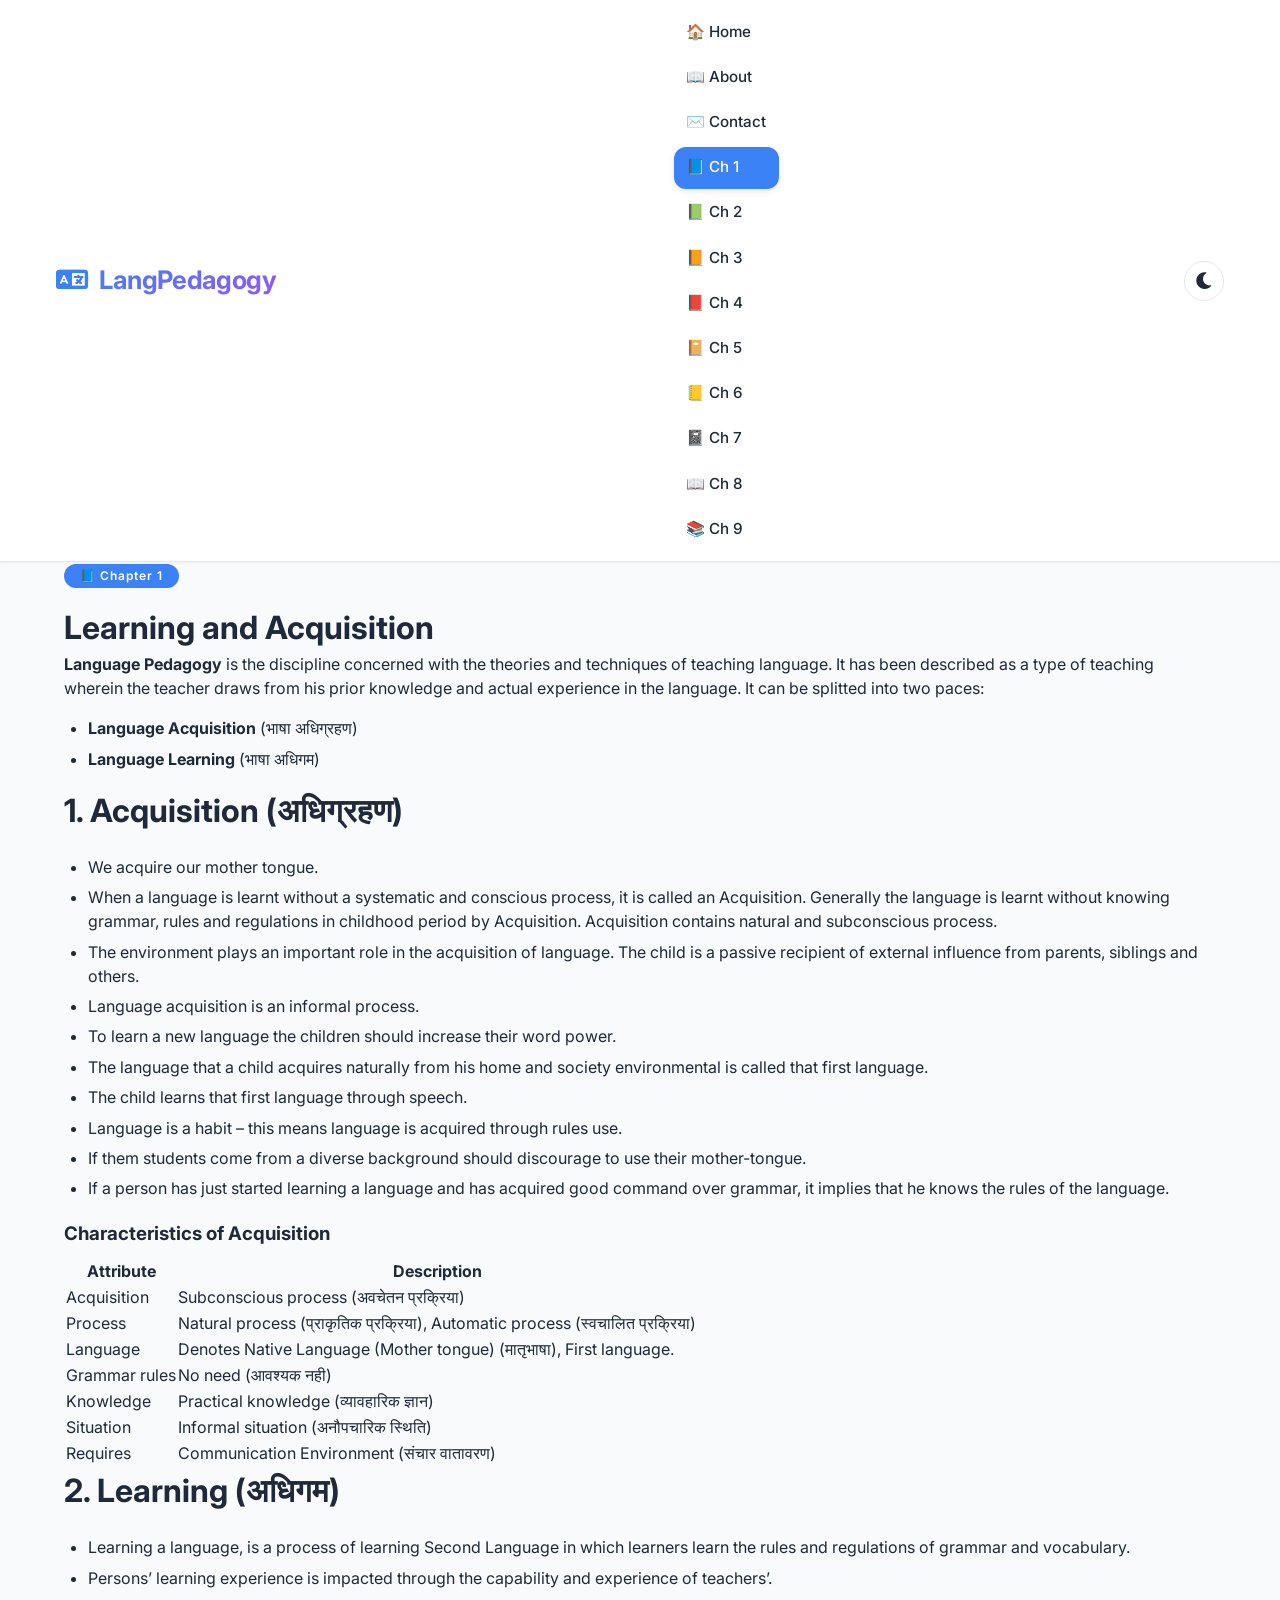
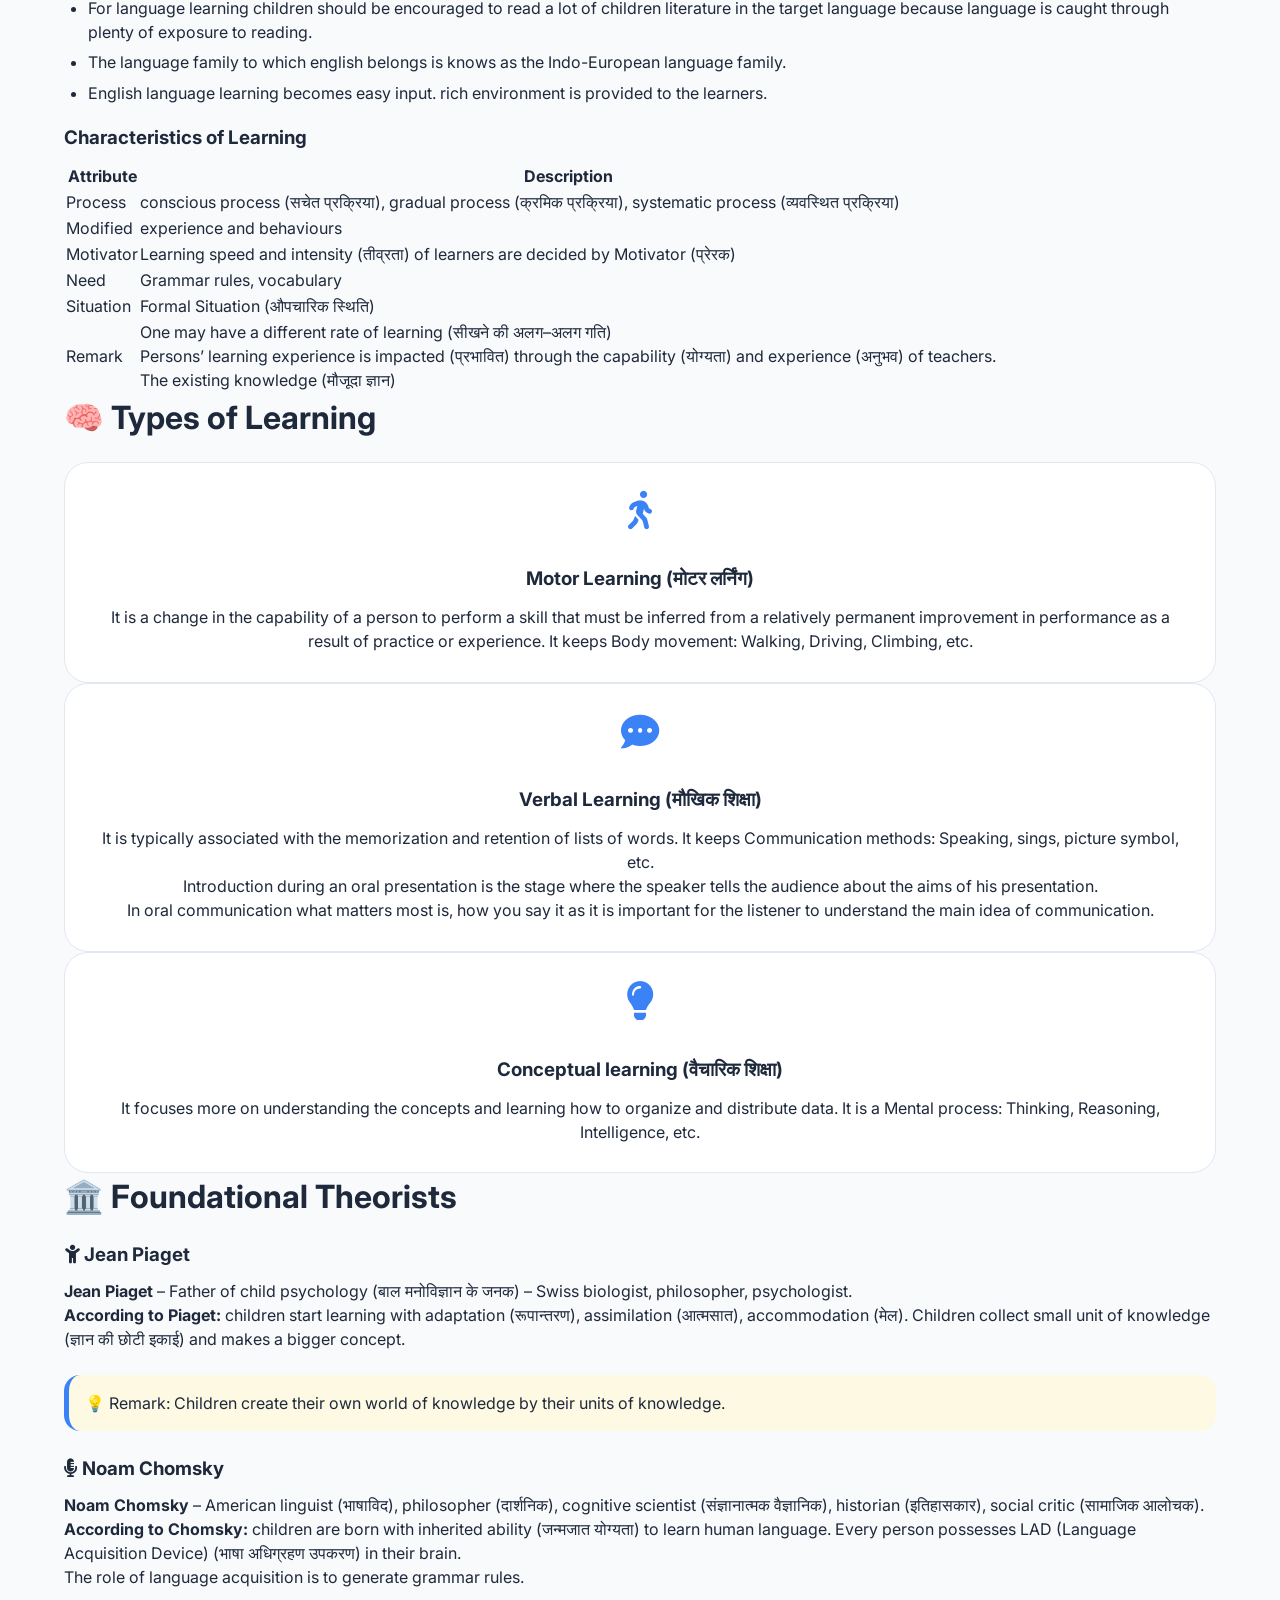
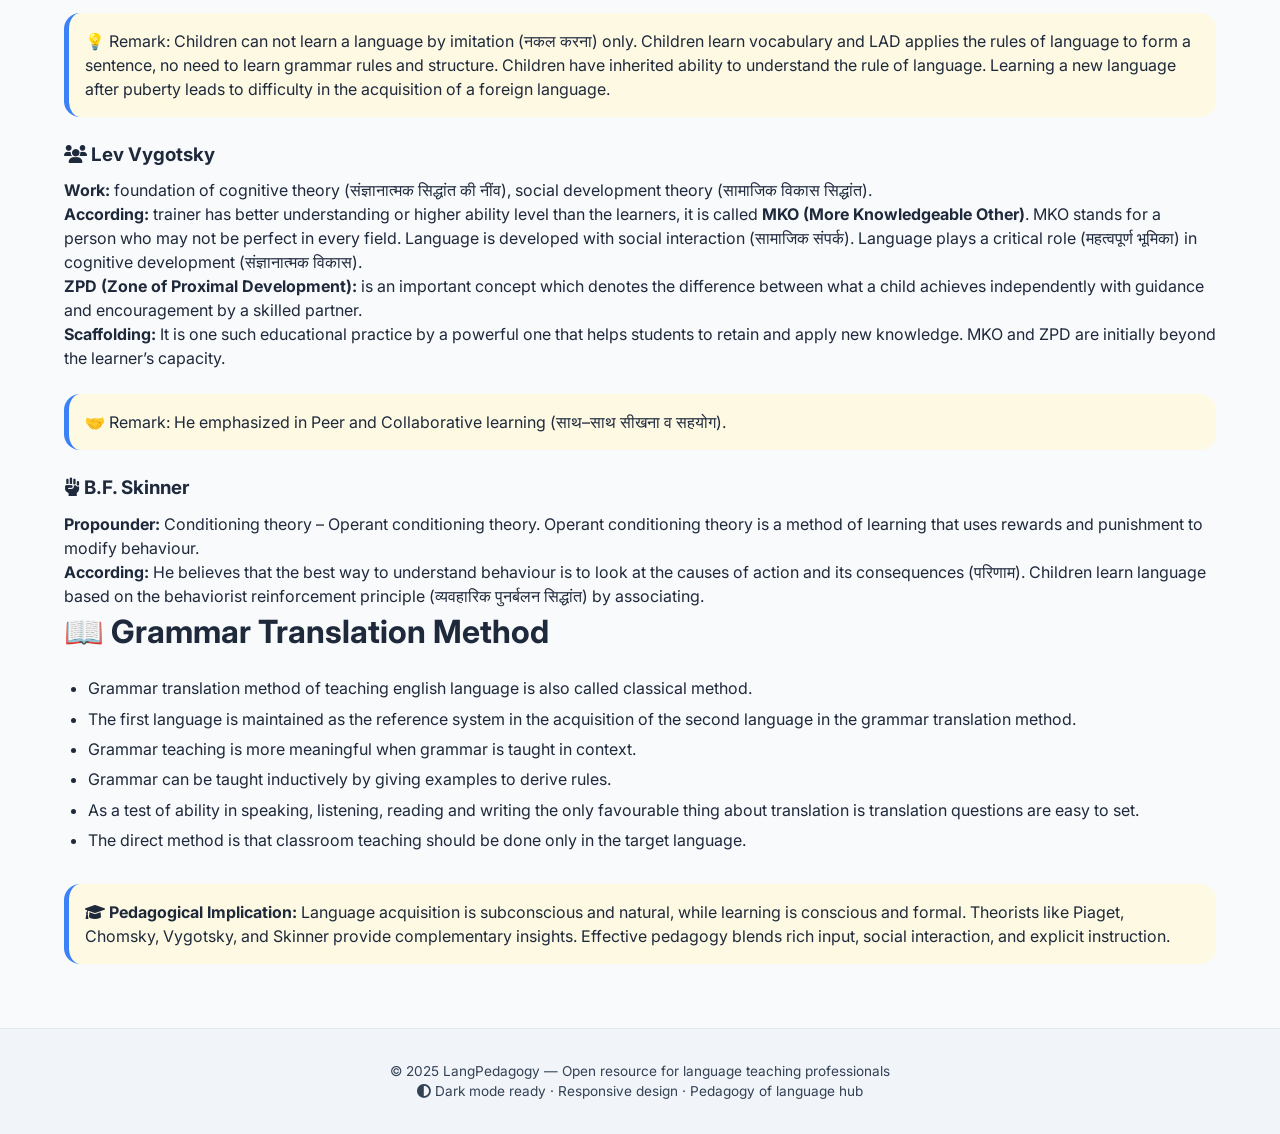
<file: chapter-1.html>
<!DOCTYPE html>
<html lang="en">
<head>
  <meta charset="UTF-8">
  <meta name="viewport" content="width=device-width, initial-scale=1.0, viewport-fit=cover">
  <title>Chapter 1: Learning and Acquisition | LangPedagogy</title>
  <link href="https://fonts.googleapis.com/css2?family=Inter:opsz,wght@14..32,300;400;500;600;700&display=swap" rel="stylesheet">
  <link rel="stylesheet" href="https://cdnjs.cloudflare.com/ajax/libs/font-awesome/6.0.0-beta3/css/all.min.css">
  <link rel="stylesheet" href="style.css">
</head>
<body>

  <!-- HEADER: Mobile Toggle Menu + Dark Mode (same as other pages) -->
  <header class="site-header">
    <div class="container header-container">
      <div class="logo">
        <a href="index.html"><i class="fas fa-language"></i> LangPedagogy</a>
      </div>
      
      <button class="hamburger" id="hamburgerBtn" aria-label="Toggle navigation menu">
        <span class="bar"></span>
        <span class="bar"></span>
        <span class="bar"></span>
      </button>

      <nav class="nav-menu" id="navMenu">
        <ul class="nav-list">
          <li><a href="index.html">🏠 Home</a></li>
          <li><a href="about.html">📖 About</a></li>
          <li><a href="contact.html">✉️ Contact</a></li>
          <li><a href="chapter-1.html">📘 Ch 1</a></li>
          <li><a href="chapter-2.html">📗 Ch 2</a></li>
          <li><a href="chapter-3.html">📙 Ch 3</a></li>
          <li><a href="chapter-4.html">📕 Ch 4</a></li>
          <li><a href="chapter-5.html">📔 Ch 5</a></li>
          <li><a href="chapter-6.html">📒 Ch 6</a></li>
          <li><a href="chapter-7.html">📓 Ch 7</a></li>
          <li><a href="chapter-8.html">📖 Ch 8</a></li>
          <li><a href="chapter-9.html">📚 Ch 9</a></li>
        </ul>
      </nav>

      <button class="dark-toggle" id="darkModeToggle" aria-label="Dark mode">
        <i class="fas fa-moon"></i>
      </button>
    </div>
  </header>

  <main class="main-content">
    <div class="container">
      <span class="chapter-badge">📘 Chapter 1</span>
      <h1>Learning and Acquisition</h1>
      
      <!-- Introduction -->
      <div class="card">
        <p><strong>Language Pedagogy</strong> is the discipline concerned with the theories and techniques of teaching language. It has been described as a type of teaching wherein the teacher draws from his prior knowledge and actual experience in the language. It can be splitted into two paces:</p>
        <ul>
          <li><strong>Language Acquisition</strong> (भाषा अधिग्रहण)</li>
          <li><strong>Language Learning</strong> (भाषा अधिगम)</li>
        </ul>
      </div>

      <!-- 1. Acquisition -->
      <h2>1. Acquisition (अधिग्रहण)</h2>
      <div class="card">
        <ul>
          <li>We acquire our mother tongue.</li>
          <li>When a language is learnt without a systematic and conscious process, it is called an Acquisition. Generally the language is learnt without knowing grammar, rules and regulations in childhood period by Acquisition. Acquisition contains natural and subconscious process.</li>
          <li>The environment plays an important role in the acquisition of language. The child is a passive recipient of external influence from parents, siblings and others.</li>
          <li>Language acquisition is an informal process.</li>
          <li>To learn a new language the children should increase their word power.</li>
          <li>The language that a child acquires naturally from his home and society environmental is called that first language.</li>
          <li>The child learns that first language through speech.</li>
          <li>Language is a habit – this means language is acquired through rules use.</li>
          <li>If them students come from a diverse background should discourage to use their mother-tongue.</li>
          <li>If a person has just started learning a language and has acquired good command over grammar, it implies that he knows the rules of the language.</li>
        </ul>
      </div>

      <h3>Characteristics of Acquisition</h3>
      <div class="comparison-table">
        <table>
          <thead><tr><th>Attribute</th><th>Description</th></tr></thead>
          <tbody>
            <tr><td>Acquisition</td><td>Subconscious process (अवचेतन प्रक्रिया)</td></tr>
            <tr><td>Process</td><td>Natural process (प्राकृतिक प्रक्रिया), Automatic process (स्वचालित प्रक्रिया)</td></tr>
            <tr><td>Language</td><td>Denotes Native Language (Mother tongue) (मातृभाषा), First language.</td></tr>
            <tr><td>Grammar rules</td><td>No need (आवश्यक नही)</td></tr>
            <tr><td>Knowledge</td><td>Practical knowledge (व्यावहारिक ज्ञान)</td></tr>
            <tr><td>Situation</td><td>Informal situation (अनौपचारिक स्थिति)</td></tr>
            <tr><td>Requires</td><td>Communication Environment (संचार वातावरण)</td></tr>
          </tbody>
        </table>
      </div>

      <!-- 2. Learning -->
      <h2>2. Learning (अधिगम)</h2>
      <div class="card">
        <ul>
          <li>Learning a language, is a process of learning Second Language in which learners learn the rules and regulations of grammar and vocabulary.</li>
          <li>Persons’ learning experience is impacted through the capability and experience of teachers’.</li>
          <li>For language learning children should be encouraged to read a lot of children literature in the target language because language is caught through plenty of exposure to reading.</li>
          <li>The language family to which english belongs is knows as the Indo-European language family.</li>
          <li>English language learning becomes easy input. rich environment is provided to the learners.</li>
        </ul>
      </div>

      <h3>Characteristics of Learning</h3>
      <div class="comparison-table">
        <table>
          <thead><tr><th>Attribute</th><th>Description</th></tr></thead>
          <tbody>
            <tr><td>Process</td><td>conscious process (सचेत प्रक्रिया), gradual process (क्रमिक प्रक्रिया), systematic process (व्यवस्थित प्रक्रिया)</td></tr>
            <tr><td>Modified</td><td>experience and behaviours</td></tr>
            <tr><td>Motivator</td><td>Learning speed and intensity (तीव्रता) of learners are decided by Motivator (प्रेरक)</td></tr>
            <tr><td>Need</td><td>Grammar rules, vocabulary</td></tr>
            <tr><td>Situation</td><td>Formal Situation (औपचारिक स्थिति)</td></tr>
            <tr><td>Remark</td><td>One may have a different rate of learning (सीखने की अलग–अलग गति)<br>Persons’ learning experience is impacted (प्रभावित) through the capability (योग्यता) and experience (अनुभव) of teachers.<br>The existing knowledge (मौजूदा ज्ञान)</td></tr>
          </tbody>
        </table>
      </div>

      <!-- Types of Learning -->
      <h2>🧠 Types of Learning</h2>
      <div class="grid-2">
        <div class="info-card">
          <i class="fas fa-person-walking"></i>
          <h3>Motor Learning (मोटर लर्निंग)</h3>
          <p>It is a change in the capability of a person to perform a skill that must be inferred from a relatively permanent improvement in performance as a result of practice or experience. It keeps Body movement: Walking, Driving, Climbing, etc.</p>
        </div>
        <div class="info-card">
          <i class="fas fa-comment-dots"></i>
          <h3>Verbal Learning (मौखिक शिक्षा)</h3>
          <p>It is typically associated with the memorization and retention of lists of words. It keeps Communication methods: Speaking, sings, picture symbol, etc.</p>
          <p>Introduction during an oral presentation is the stage where the speaker tells the audience about the aims of his presentation.</p>
          <p>In oral communication what matters most is, how you say it as it is important for the listener to understand the main idea of communication.</p>
        </div>
        <div class="info-card">
          <i class="fas fa-lightbulb"></i>
          <h3>Conceptual learning (वैचारिक शिक्षा)</h3>
          <p>It focuses more on understanding the concepts and learning how to organize and distribute data. It is a Mental process: Thinking, Reasoning, Intelligence, etc.</p>
        </div>
      </div>

      <!-- Theorists Section -->
      <h2>🏛️ Foundational Theorists</h2>

      <!-- Jean Piaget -->
      <div class="card">
        <h3><i class="fas fa-child"></i> Jean Piaget</h3>
        <p><strong>Jean Piaget</strong> – Father of child psychology (बाल मनोविज्ञान के जनक) – Swiss biologist, philosopher, psychologist.</p>
        <p><strong>According to Piaget:</strong> children start learning with adaptation (रूपान्तरण), assimilation (आत्मसात), accommodation (मेल). Children collect small unit of knowledge (ज्ञान की छोटी इकाई) and makes a bigger concept.</p>
        <div class="tip-box">💡 Remark: Children create their own world of knowledge by their units of knowledge.</div>
      </div>

      <!-- Noam Chomsky -->
      <div class="card">
        <h3><i class="fas fa-microphone-alt"></i> Noam Chomsky</h3>
        <p><strong>Noam Chomsky</strong> – American linguist (भाषाविद), philosopher (दार्शनिक), cognitive scientist (संज्ञानात्मक वैज्ञानिक), historian (इतिहासकार), social critic (सामाजिक आलोचक).</p>
        <p><strong>According to Chomsky:</strong> children are born with inherited ability (जन्मजात योग्यता) to learn human language. Every person possesses LAD (Language Acquisition Device) (भाषा अधिग्रहण उपकरण) in their brain.</p>
        <p>The role of language acquisition is to generate grammar rules.</p>
        <div class="tip-box">💡 Remark: Children can not learn a language by imitation (नकल करना) only. Children learn vocabulary and LAD applies the rules of language to form a sentence, no need to learn grammar rules and structure. Children have inherited ability to understand the rule of language. Learning a new language after puberty leads to difficulty in the acquisition of a foreign language.</div>
      </div>

      <!-- Lev Vygotsky -->
      <div class="card">
        <h3><i class="fas fa-users"></i> Lev Vygotsky</h3>
        <p><strong>Work:</strong> foundation of cognitive theory (संज्ञानात्मक सिद्धांत की नींव), social development theory (सामाजिक विकास सिद्धांत).</p>
        <p><strong>According:</strong> trainer has better understanding or higher ability level than the learners, it is called <strong>MKO (More Knowledgeable Other)</strong>. MKO stands for a person who may not be perfect in every field. Language is developed with social interaction (सामाजिक संपर्क). Language plays a critical role (महत्वपूर्ण भूमिका) in cognitive development (संज्ञानात्मक विकास).</p>
        <p><strong>ZPD (Zone of Proximal Development):</strong> is an important concept which denotes the difference between what a child achieves independently with guidance and encouragement by a skilled partner.</p>
        <p><strong>Scaffolding:</strong> It is one such educational practice by a powerful one that helps students to retain and apply new knowledge. MKO and ZPD are initially beyond the learner’s capacity.</p>
        <div class="tip-box">🤝 Remark: He emphasized in Peer and Collaborative learning (साथ–साथ सीखना व सहयोग).</div>
      </div>

      <!-- B.F. Skinner -->
      <div class="card">
        <h3><i class="fas fa-hand-fist"></i> B.F. Skinner</h3>
        <p><strong>Propounder:</strong> Conditioning theory – Operant conditioning theory. Operant conditioning theory is a method of learning that uses rewards and punishment to modify behaviour.</p>
        <p><strong>According:</strong> He believes that the best way to understand behaviour is to look at the causes of action and its consequences (परिणाम). Children learn language based on the behaviorist reinforcement principle (व्यवहारिक पुनर्बलन सिद्धांत) by associating.</p>
      </div>

      <!-- Grammar Translation Method -->
      <h2>📖 Grammar Translation Method</h2>
      <div class="card">
        <ul>
          <li>Grammar translation method of teaching english language is also called classical method.</li>
          <li>The first language is maintained as the reference system in the acquisition of the second language in the grammar translation method.</li>
          <li>Grammar teaching is more meaningful when grammar is taught in context.</li>
          <li>Grammar can be taught inductively by giving examples to derive rules.</li>
          <li>As a test of ability in speaking, listening, reading and writing the only favourable thing about translation is translation questions are easy to set.</li>
          <li>The direct method is that classroom teaching should be done only in the target language.</li>
        </ul>
      </div>

      <div class="tip-box" style="margin-top: 2rem;">
        <i class="fas fa-graduation-cap"></i> <strong>Pedagogical Implication:</strong> Language acquisition is subconscious and natural, while learning is conscious and formal. Theorists like Piaget, Chomsky, Vygotsky, and Skinner provide complementary insights. Effective pedagogy blends rich input, social interaction, and explicit instruction.
      </div>
    </div>
  </main>

  <footer class="site-footer">
    <div class="container footer-inner">
      <p>© 2025 LangPedagogy — Open resource for language teaching professionals</p>
      <p><i class="fas fa-adjust"></i> Dark mode ready · Responsive design · Pedagogy of language hub</p>
    </div>
  </footer>

  <script src="script.js"></script>
</body>
</html>
</file>
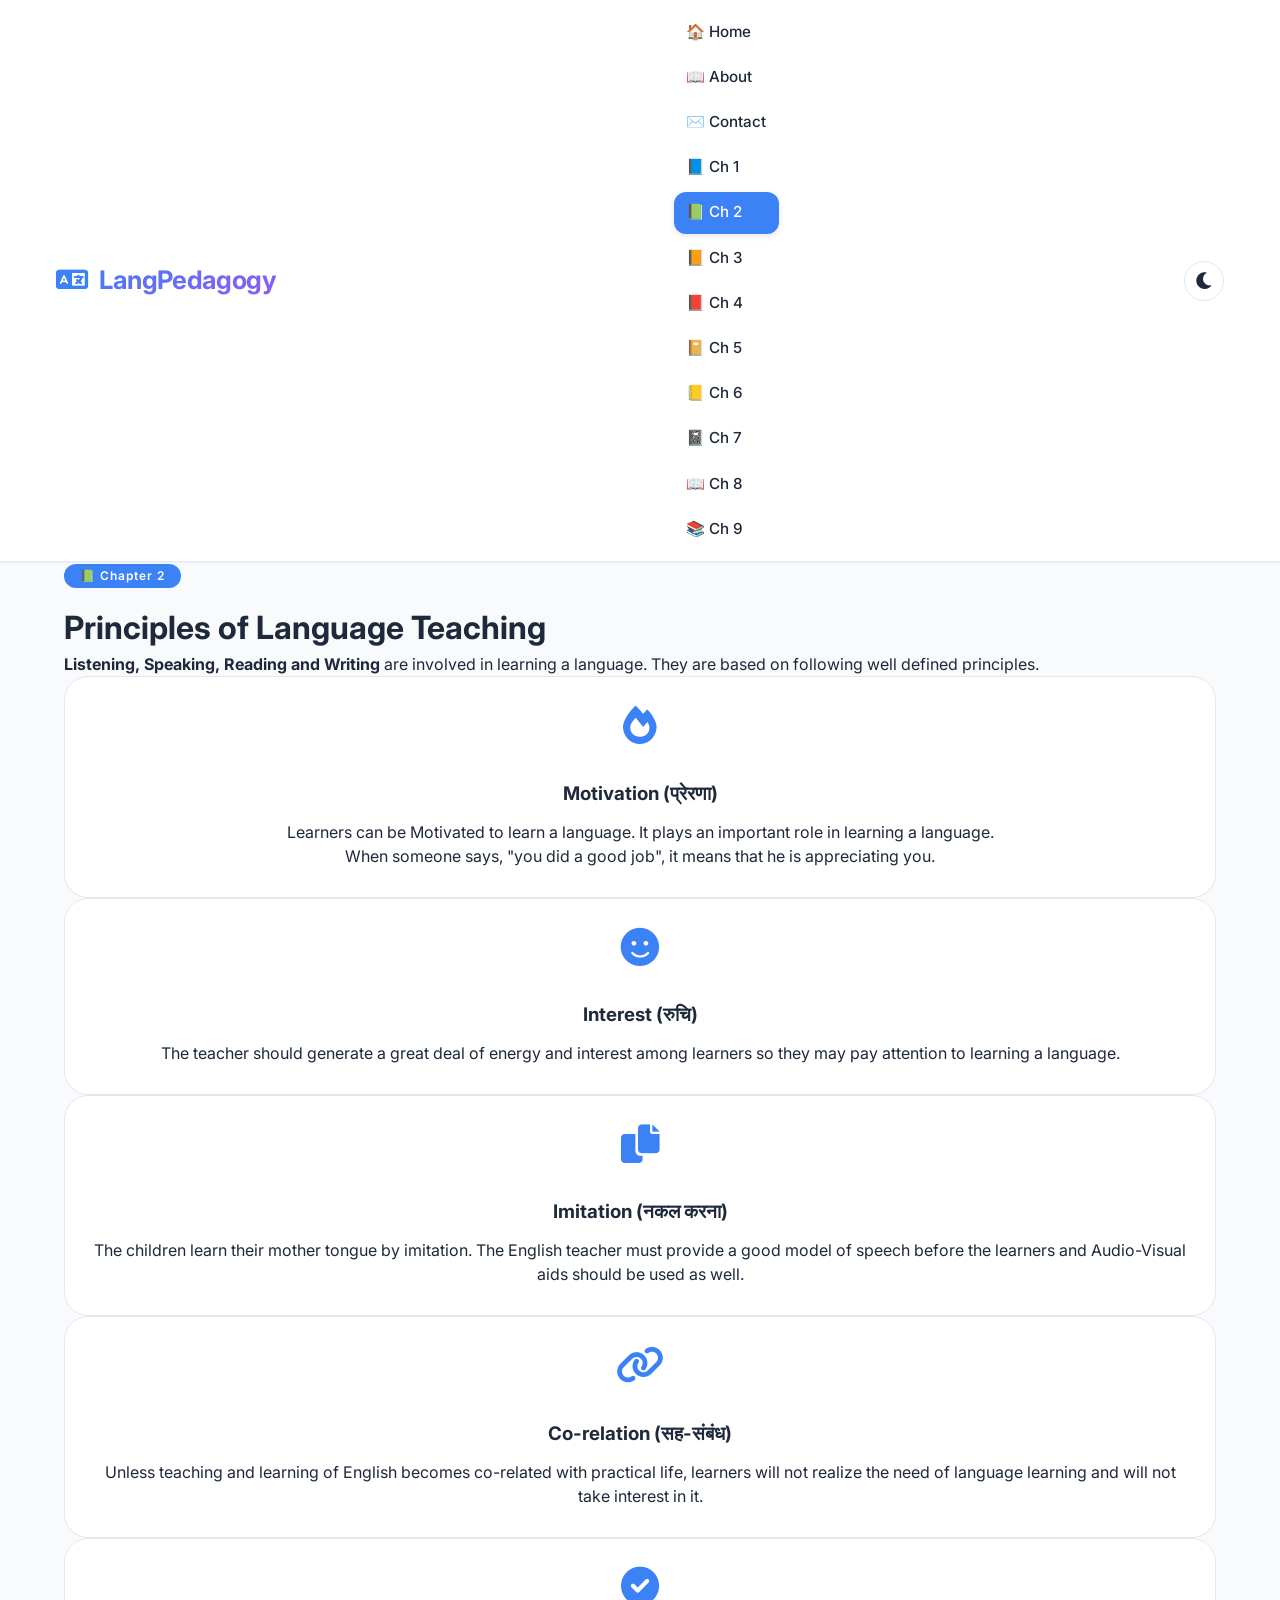
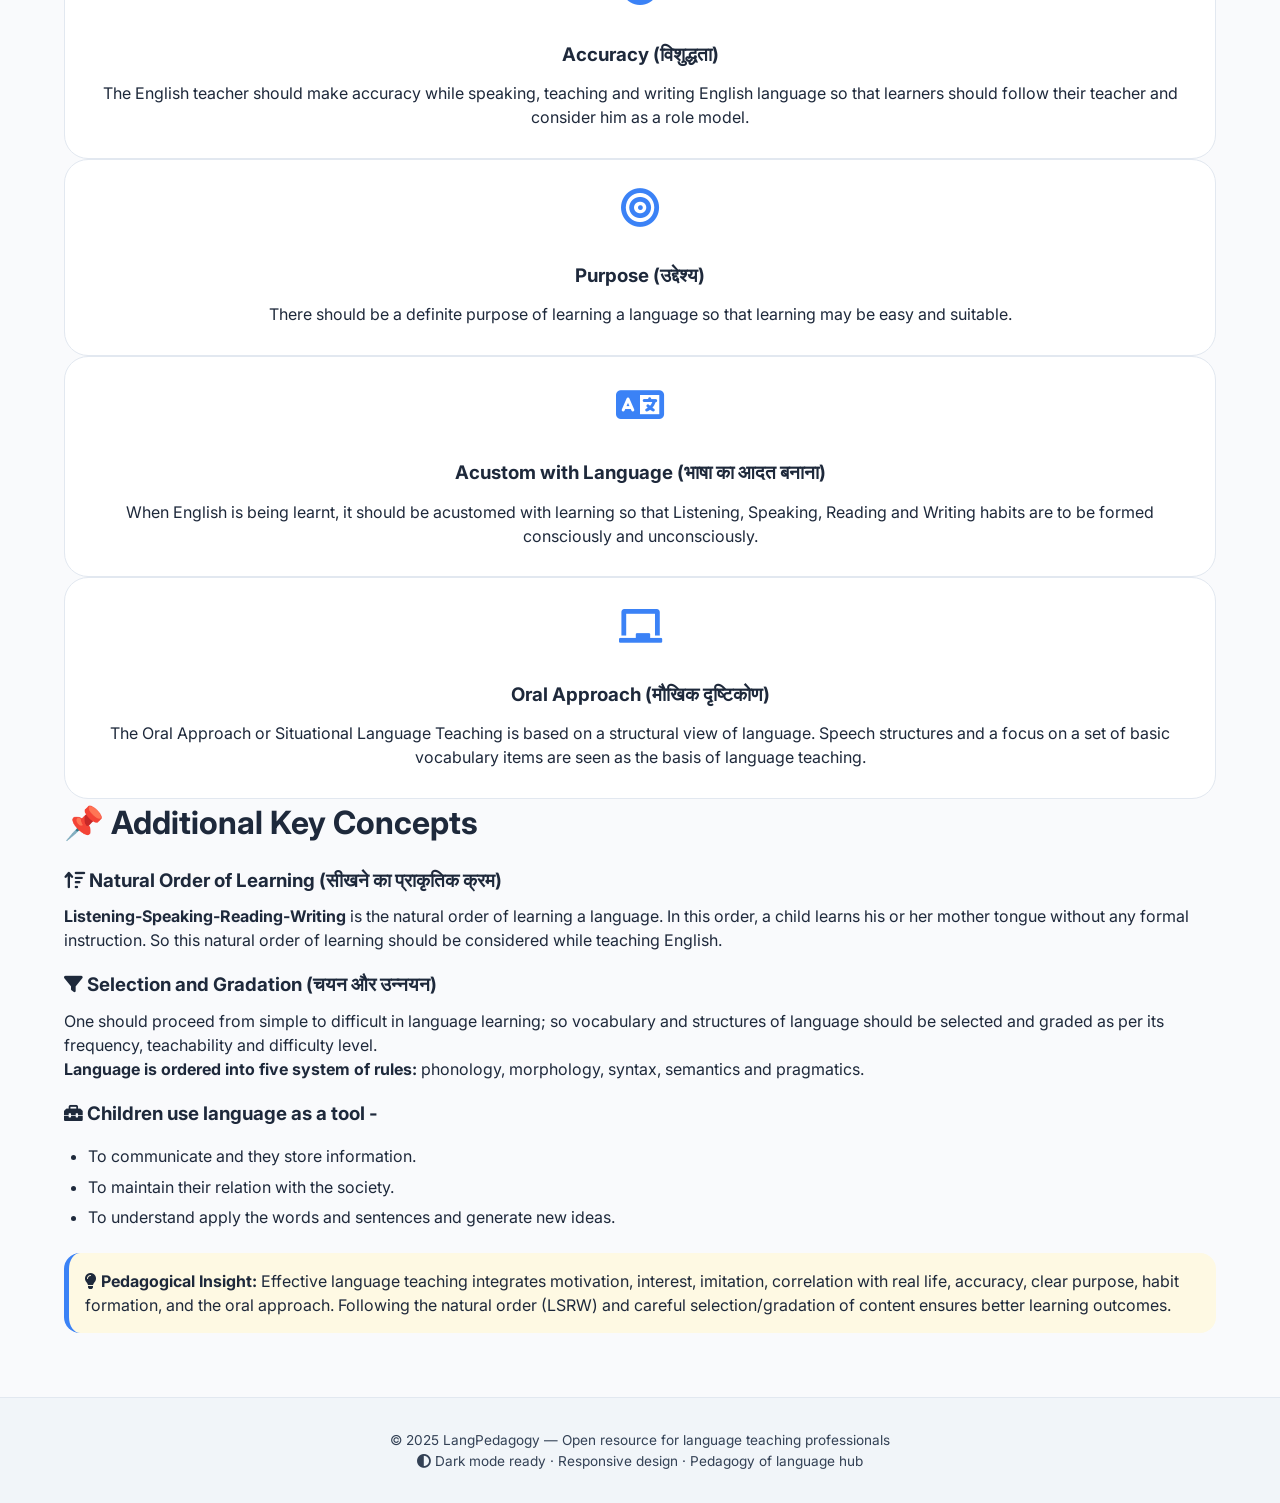
<file: chapter-2.html>
<!DOCTYPE html>
<html lang="en">
<head>
  <meta charset="UTF-8">
  <meta name="viewport" content="width=device-width, initial-scale=1.0, viewport-fit=cover">
  <title>Chapter 2: Principles of Language Teaching | LangPedagogy</title>
  <link href="https://fonts.googleapis.com/css2?family=Inter:opsz,wght@14..32,300;400;500;600;700&display=swap" rel="stylesheet">
  <link rel="stylesheet" href="https://cdnjs.cloudflare.com/ajax/libs/font-awesome/6.0.0-beta3/css/all.min.css">
  <link rel="stylesheet" href="style.css">
</head>
<body>

  <!-- HEADER: Mobile Toggle Menu + Dark Mode -->
  <header class="site-header">
    <div class="container header-container">
      <div class="logo">
        <a href="index.html"><i class="fas fa-language"></i> LangPedagogy</a>
      </div>
      
      <button class="hamburger" id="hamburgerBtn" aria-label="Toggle navigation menu">
        <span class="bar"></span>
        <span class="bar"></span>
        <span class="bar"></span>
      </button>

      <nav class="nav-menu" id="navMenu">
        <ul class="nav-list">
          <li><a href="index.html">🏠 Home</a></li>
          <li><a href="about.html">📖 About</a></li>
          <li><a href="contact.html">✉️ Contact</a></li>
          <li><a href="chapter-1.html">📘 Ch 1</a></li>
          <li><a href="chapter-2.html">📗 Ch 2</a></li>
          <li><a href="chapter-3.html">📙 Ch 3</a></li>
          <li><a href="chapter-4.html">📕 Ch 4</a></li>
          <li><a href="chapter-5.html">📔 Ch 5</a></li>
          <li><a href="chapter-6.html">📒 Ch 6</a></li>
          <li><a href="chapter-7.html">📓 Ch 7</a></li>
          <li><a href="chapter-8.html">📖 Ch 8</a></li>
          <li><a href="chapter-9.html">📚 Ch 9</a></li>
        </ul>
      </nav>

      <button class="dark-toggle" id="darkModeToggle" aria-label="Dark mode">
        <i class="fas fa-moon"></i>
      </button>
    </div>
  </header>

  <main class="main-content">
    <div class="container">
      <span class="chapter-badge">📗 Chapter 2</span>
      <h1>Principles of Language Teaching</h1>
      
      <div class="card">
        <p><strong>Listening, Speaking, Reading and Writing</strong> are involved in learning a language. They are based on following well defined principles.</p>
      </div>

      <!-- Principles Grid -->
      <div class="grid-2">
        <div class="info-card">
          <i class="fas fa-fire"></i>
          <h3>Motivation (प्रेरणा)</h3>
          <p>Learners can be Motivated to learn a language. It plays an important role in learning a language.</p>
          <p>When someone says, "you did a good job", it means that he is appreciating you.</p>
        </div>

        <div class="info-card">
          <i class="fas fa-smile"></i>
          <h3>Interest (रुचि)</h3>
          <p>The teacher should generate a great deal of energy and interest among learners so they may pay attention to learning a language.</p>
        </div>

        <div class="info-card">
          <i class="fas fa-copy"></i>
          <h3>Imitation (नकल करना)</h3>
          <p>The children learn their mother tongue by imitation. The English teacher must provide a good model of speech before the learners and Audio-Visual aids should be used as well.</p>
        </div>

        <div class="info-card">
          <i class="fas fa-link"></i>
          <h3>Co-relation (सह-संबंध)</h3>
          <p>Unless teaching and learning of English becomes co-related with practical life, learners will not realize the need of language learning and will not take interest in it.</p>
        </div>

        <div class="info-card">
          <i class="fas fa-check-circle"></i>
          <h3>Accuracy (विशुद्धता)</h3>
          <p>The English teacher should make accuracy while speaking, teaching and writing English language so that learners should follow their teacher and consider him as a role model.</p>
        </div>

        <div class="info-card">
          <i class="fas fa-bullseye"></i>
          <h3>Purpose (उद्देश्य)</h3>
          <p>There should be a definite purpose of learning a language so that learning may be easy and suitable.</p>
        </div>

        <div class="info-card">
          <i class="fas fa-language"></i>
          <h3>Acustom with Language (भाषा का आदत बनाना)</h3>
          <p>When English is being learnt, it should be acustomed with learning so that Listening, Speaking, Reading and Writing habits are to be formed consciously and unconsciously.</p>
        </div>

        <div class="info-card">
          <i class="fas fa-chalkboard"></i>
          <h3>Oral Approach (मौखिक दृष्टिकोण)</h3>
          <p>The Oral Approach or Situational Language Teaching is based on a structural view of language. Speech structures and a focus on a set of basic vocabulary items are seen as the basis of language teaching.</p>
        </div>
      </div>

      <!-- Additional key concepts -->
      <h2>📌 Additional Key Concepts</h2>

      <div class="card">
        <h3><i class="fas fa-sort-amount-up"></i> Natural Order of Learning (सीखने का प्राकृतिक क्रम)</h3>
        <p><strong>Listening-Speaking-Reading-Writing</strong> is the natural order of learning a language. In this order, a child learns his or her mother tongue without any formal instruction. So this natural order of learning should be considered while teaching English.</p>
      </div>

      <div class="card">
        <h3><i class="fas fa-filter"></i> Selection and Gradation (चयन और उन्नयन)</h3>
        <p>One should proceed from simple to difficult in language learning; so vocabulary and structures of language should be selected and graded as per its frequency, teachability and difficulty level.</p>
        <p><strong>Language is ordered into five system of rules:</strong> phonology, morphology, syntax, semantics and pragmatics.</p>
      </div>

      <div class="card">
        <h3><i class="fas fa-toolbox"></i> Children use language as a tool -</h3>
        <ul>
          <li>To communicate and they store information.</li>
          <li>To maintain their relation with the society.</li>
          <li>To understand apply the words and sentences and generate new ideas.</li>
        </ul>
      </div>

      <div class="tip-box">
        <i class="fas fa-lightbulb"></i> <strong>Pedagogical Insight:</strong> Effective language teaching integrates motivation, interest, imitation, correlation with real life, accuracy, clear purpose, habit formation, and the oral approach. Following the natural order (LSRW) and careful selection/gradation of content ensures better learning outcomes.
      </div>
    </div>
  </main>

  <footer class="site-footer">
    <div class="container footer-inner">
      <p>© 2025 LangPedagogy — Open resource for language teaching professionals</p>
      <p><i class="fas fa-adjust"></i> Dark mode ready · Responsive design · Pedagogy of language hub</p>
    </div>
  </footer>

  <script src="script.js"></script>
</body>
</html>
</file>
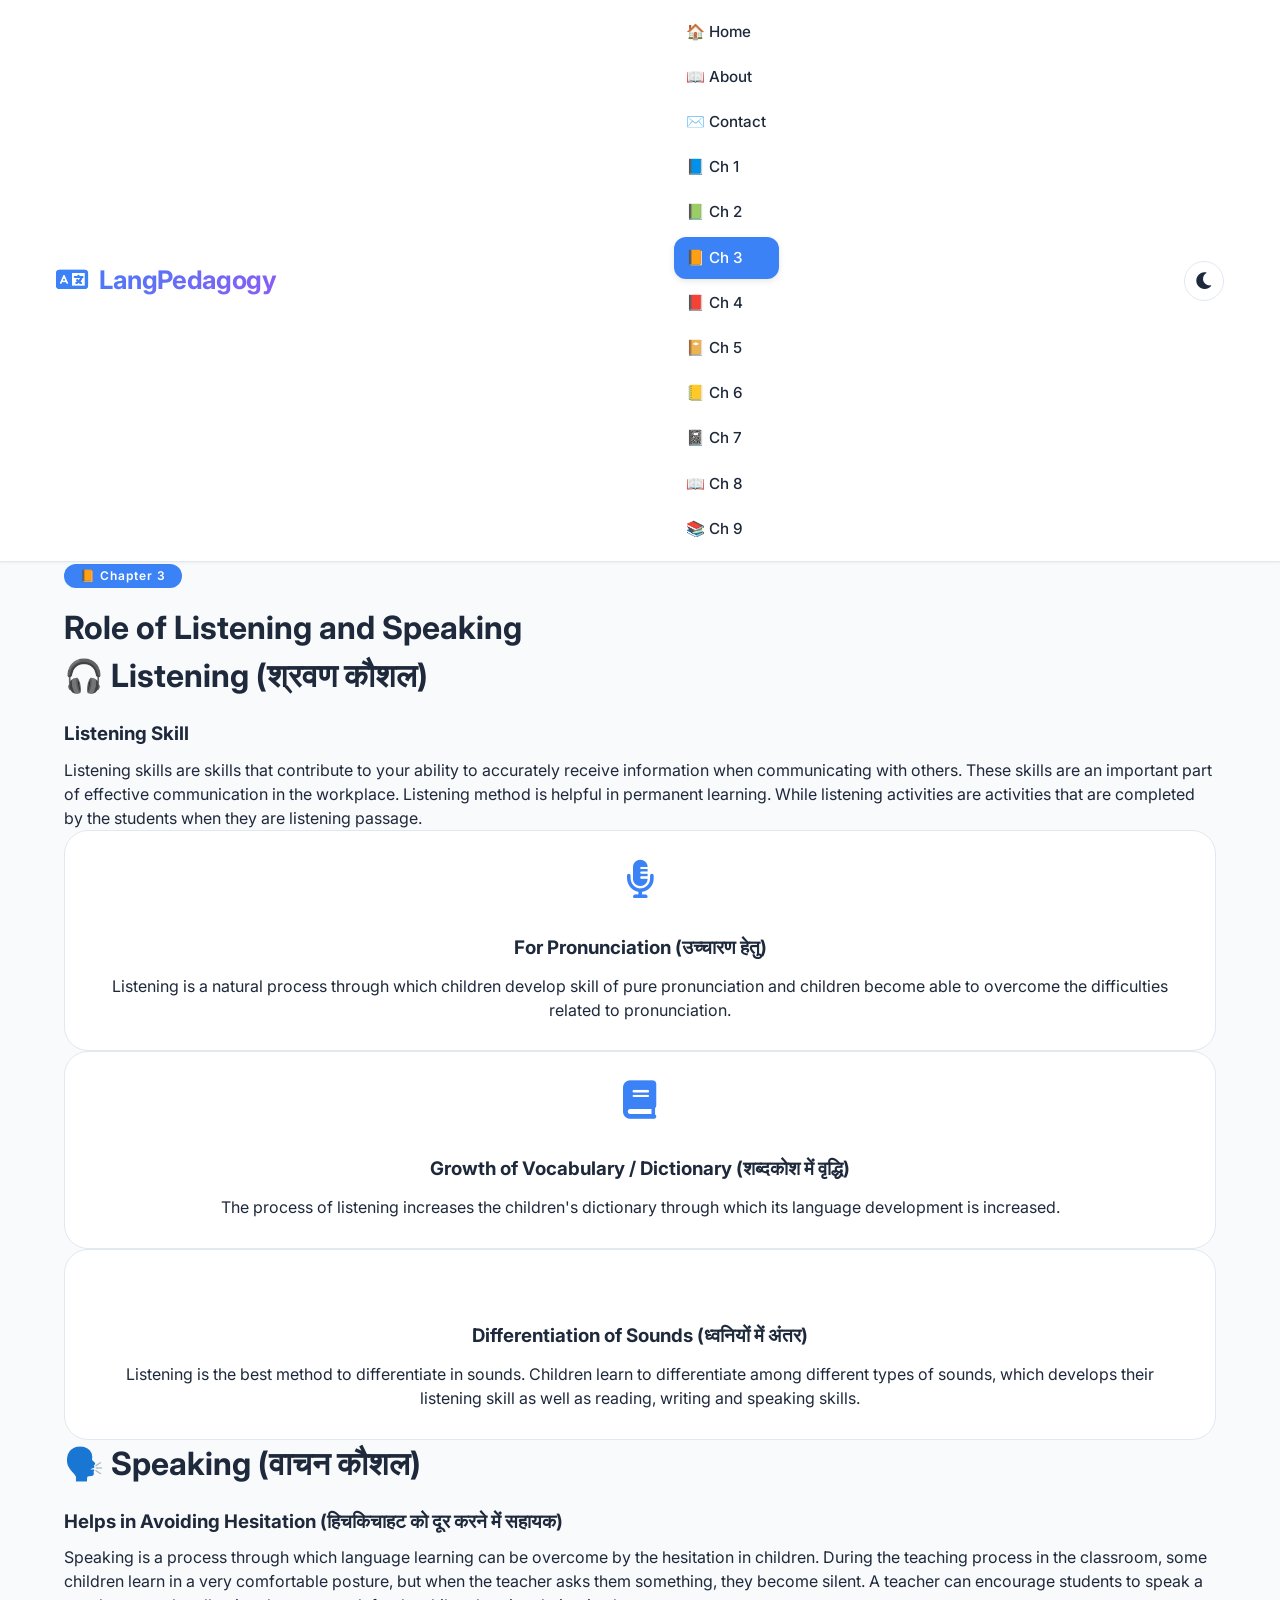
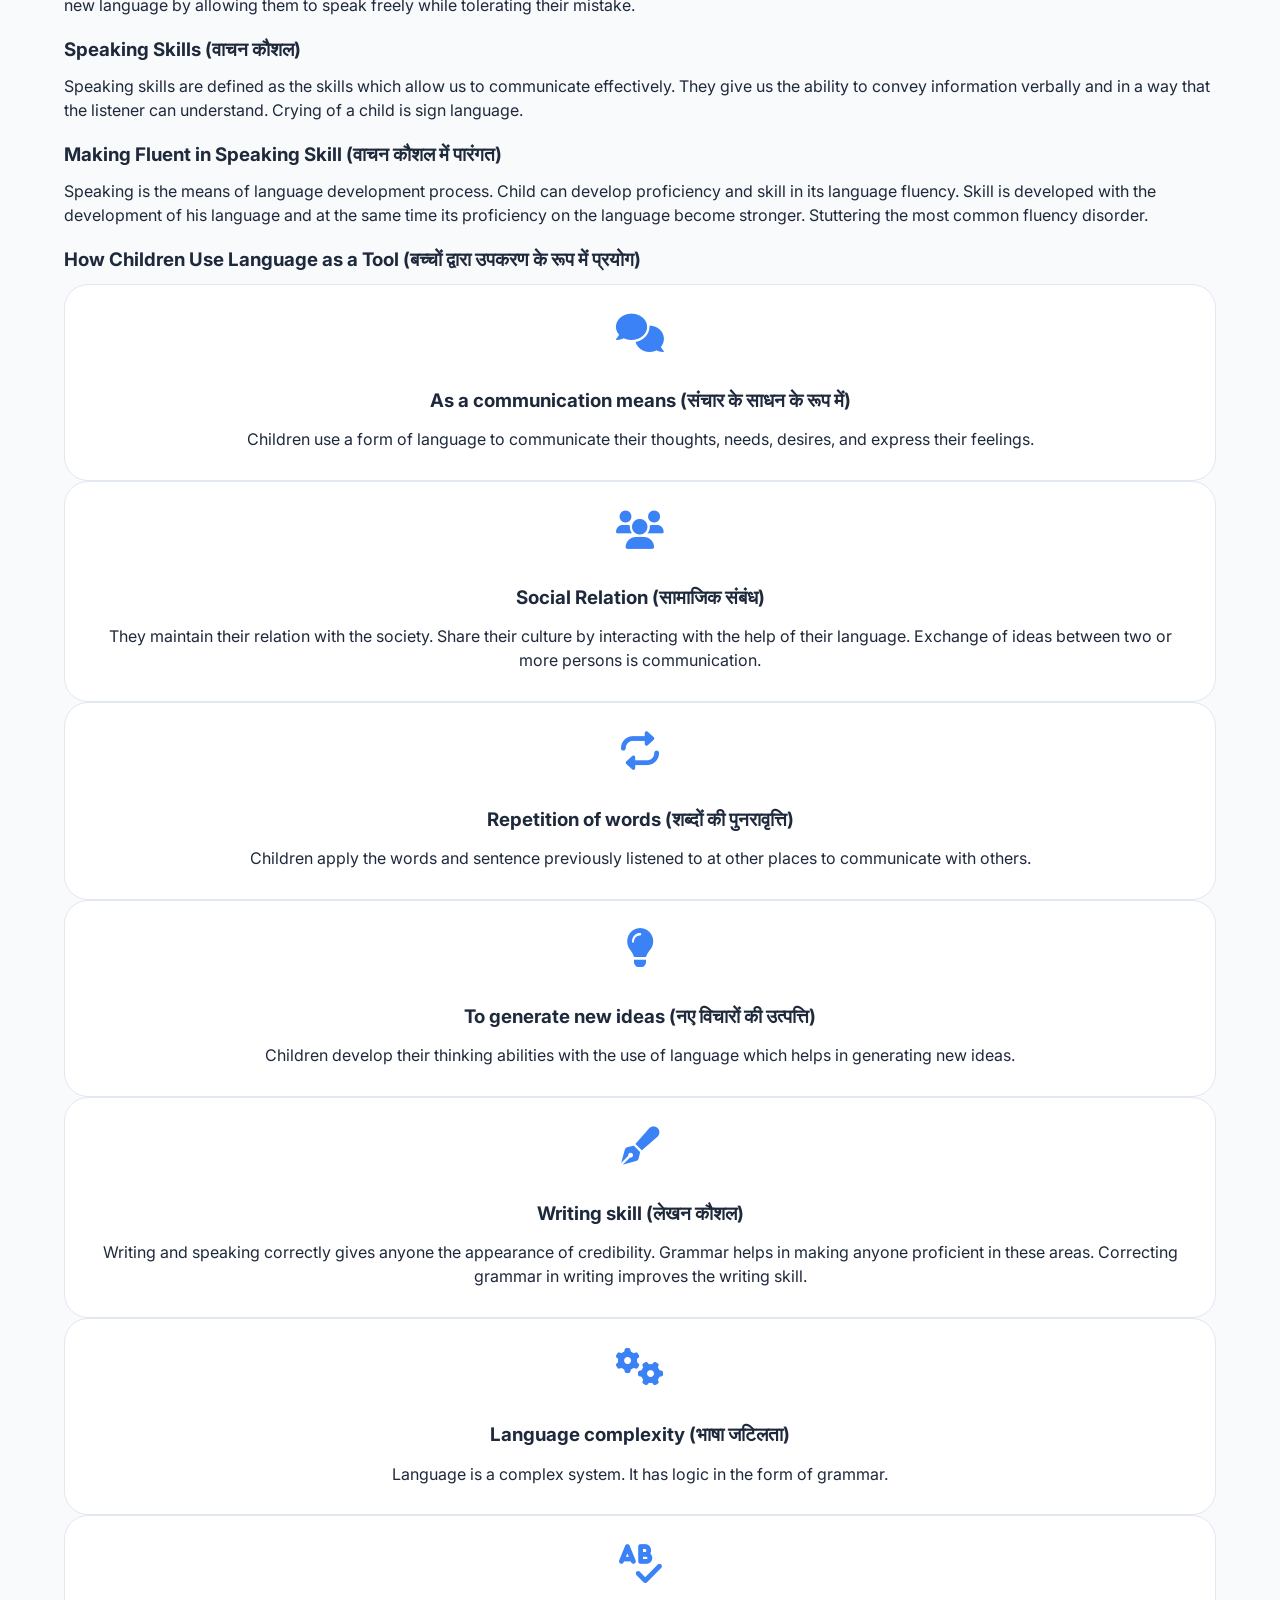
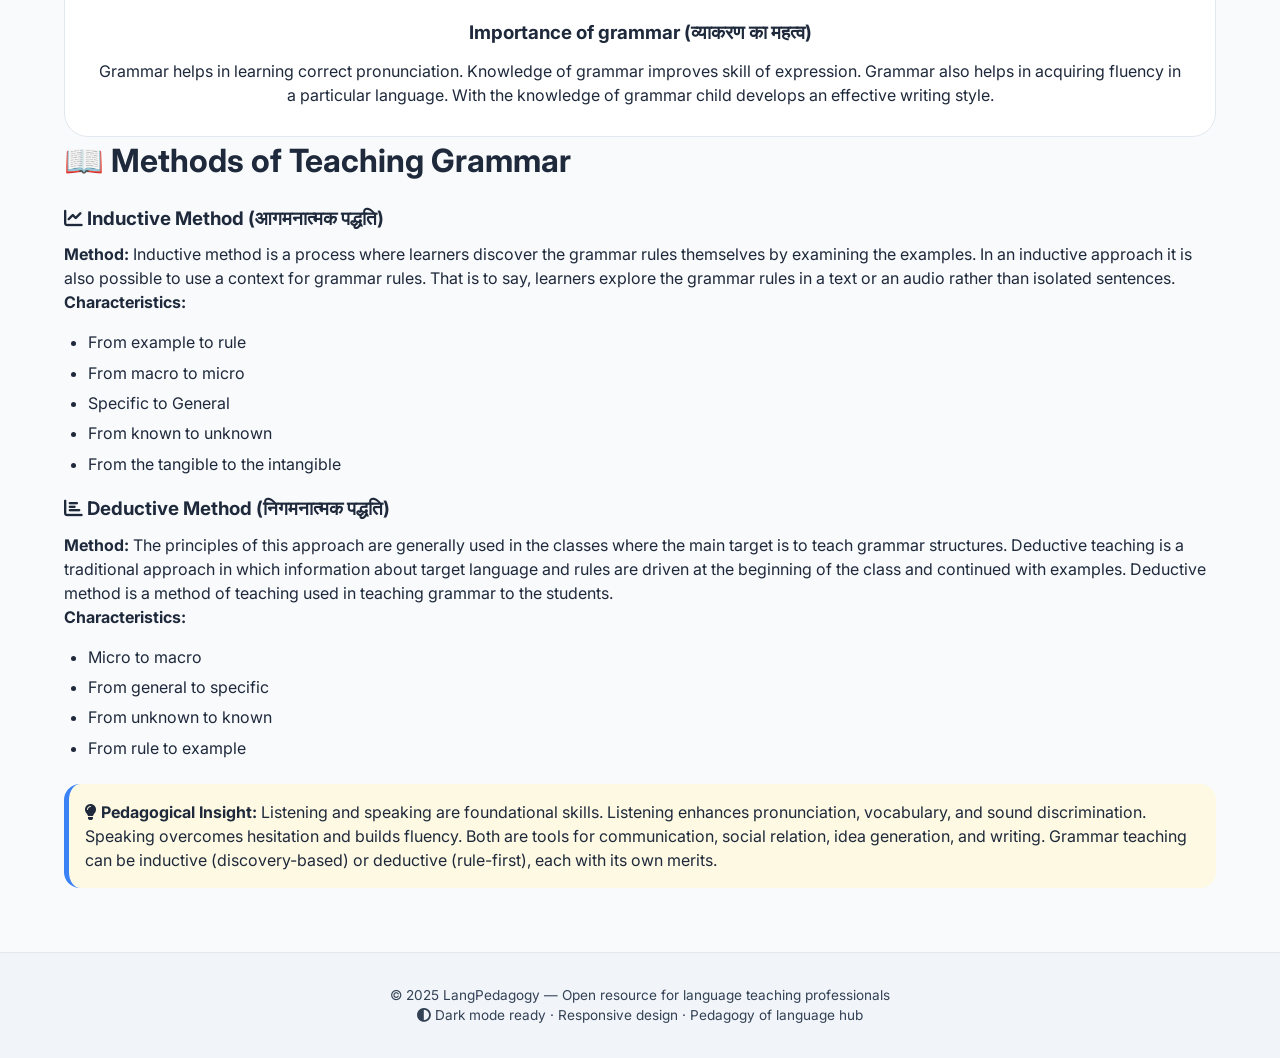
<file: chapter-3.html>
<!DOCTYPE html>
<html lang="en">
<head>
  <meta charset="UTF-8">
  <meta name="viewport" content="width=device-width, initial-scale=1.0, viewport-fit=cover">
  <title>Chapter 3: Role of Listening and Speaking | LangPedagogy</title>
  <link href="https://fonts.googleapis.com/css2?family=Inter:opsz,wght@14..32,300;400;500;600;700&display=swap" rel="stylesheet">
  <link rel="stylesheet" href="https://cdnjs.cloudflare.com/ajax/libs/font-awesome/6.0.0-beta3/css/all.min.css">
  <link rel="stylesheet" href="style.css">
</head>
<body>

  <!-- HEADER: Mobile Toggle Menu + Dark Mode -->
  <header class="site-header">
    <div class="container header-container">
      <div class="logo">
        <a href="index.html"><i class="fas fa-language"></i> LangPedagogy</a>
      </div>
      
      <button class="hamburger" id="hamburgerBtn" aria-label="Toggle navigation menu">
        <span class="bar"></span>
        <span class="bar"></span>
        <span class="bar"></span>
      </button>

      <nav class="nav-menu" id="navMenu">
        <ul class="nav-list">
          <li><a href="index.html">🏠 Home</a></li>
          <li><a href="about.html">📖 About</a></li>
          <li><a href="contact.html">✉️ Contact</a></li>
          <li><a href="chapter-1.html">📘 Ch 1</a></li>
          <li><a href="chapter-2.html">📗 Ch 2</a></li>
          <li><a href="chapter-3.html">📙 Ch 3</a></li>
          <li><a href="chapter-4.html">📕 Ch 4</a></li>
          <li><a href="chapter-5.html">📔 Ch 5</a></li>
          <li><a href="chapter-6.html">📒 Ch 6</a></li>
          <li><a href="chapter-7.html">📓 Ch 7</a></li>
          <li><a href="chapter-8.html">📖 Ch 8</a></li>
          <li><a href="chapter-9.html">📚 Ch 9</a></li>
        </ul>
      </nav>

      <button class="dark-toggle" id="darkModeToggle" aria-label="Dark mode">
        <i class="fas fa-moon"></i>
      </button>
    </div>
  </header>

  <main class="main-content">
    <div class="container">
      <span class="chapter-badge">📙 Chapter 3</span>
      <h1>Role of Listening and Speaking</h1>

      <!-- ==================== LISTENING SECTION ==================== -->
      <h2>🎧 Listening (श्रवण कौशल)</h2>
      
      <div class="card">
        <h3>Listening Skill</h3>
        <p>Listening skills are skills that contribute to your ability to accurately receive information when communicating with others. These skills are an important part of effective communication in the workplace. Listening method is helpful in permanent learning. While listening activities are activities that are completed by the students when they are listening passage.</p>
      </div>

      <div class="grid-2">
        <div class="info-card">
          <i class="fas fa-microphone-alt"></i>
          <h3>For Pronunciation (उच्चारण हेतु)</h3>
          <p>Listening is a natural process through which children develop skill of pure pronunciation and children become able to overcome the difficulties related to pronunciation.</p>
        </div>
        <div class="info-card">
          <i class="fas fa-book"></i>
          <h3>Growth of Vocabulary / Dictionary (शब्दकोश में वृद्धि)</h3>
          <p>The process of listening increases the children's dictionary through which its language development is increased.</p>
        </div>
        <div class="info-card">
          <i class="fas fa-waveform"></i>
          <h3>Differentiation of Sounds (ध्वनियों में अंतर)</h3>
          <p>Listening is the best method to differentiate in sounds. Children learn to differentiate among different types of sounds, which develops their listening skill as well as reading, writing and speaking skills.</p>
        </div>
      </div>

      <!-- ==================== SPEAKING SECTION ==================== -->
      <h2>🗣️ Speaking (वाचन कौशल)</h2>

      <div class="card">
        <h3>Helps in Avoiding Hesitation (हिचकिचाहट को दूर करने में सहायक)</h3>
        <p>Speaking is a process through which language learning can be overcome by the hesitation in children. During the teaching process in the classroom, some children learn in a very comfortable posture, but when the teacher asks them something, they become silent. A teacher can encourage students to speak a new language by allowing them to speak freely while tolerating their mistake.</p>
      </div>

      <div class="card">
        <h3>Speaking Skills (वाचन कौशल)</h3>
        <p>Speaking skills are defined as the skills which allow us to communicate effectively. They give us the ability to convey information verbally and in a way that the listener can understand. Crying of a child is sign language.</p>
      </div>

      <div class="card">
        <h3>Making Fluent in Speaking Skill (वाचन कौशल में पारंगत)</h3>
        <p>Speaking is the means of language development process. Child can develop proficiency and skill in its language fluency. Skill is developed with the development of his language and at the same time its proficiency on the language become stronger. Stuttering the most common fluency disorder.</p>
      </div>

      <!-- How Children Use it as a Tool -->
      <h3>How Children Use Language as a Tool (बच्चों द्वारा उपकरण के रूप में प्रयोग)</h3>
      <div class="grid-2">
        <div class="info-card">
          <i class="fas fa-comments"></i>
          <h3>As a communication means (संचार के साधन के रूप में)</h3>
          <p>Children use a form of language to communicate their thoughts, needs, desires, and express their feelings.</p>
        </div>
        <div class="info-card">
          <i class="fas fa-users"></i>
          <h3>Social Relation (सामाजिक संबंध)</h3>
          <p>They maintain their relation with the society. Share their culture by interacting with the help of their language. Exchange of ideas between two or more persons is communication.</p>
        </div>
        <div class="info-card">
          <i class="fas fa-repeat"></i>
          <h3>Repetition of words (शब्दों की पुनरावृत्ति)</h3>
          <p>Children apply the words and sentence previously listened to at other places to communicate with others.</p>
        </div>
        <div class="info-card">
          <i class="fas fa-lightbulb"></i>
          <h3>To generate new ideas (नए विचारों की उत्पत्ति)</h3>
          <p>Children develop their thinking abilities with the use of language which helps in generating new ideas.</p>
        </div>
        <div class="info-card">
          <i class="fas fa-pen-fancy"></i>
          <h3>Writing skill (लेखन कौशल)</h3>
          <p>Writing and speaking correctly gives anyone the appearance of credibility. Grammar helps in making anyone proficient in these areas. Correcting grammar in writing improves the writing skill.</p>
        </div>
        <div class="info-card">
          <i class="fas fa-cogs"></i>
          <h3>Language complexity (भाषा जटिलता)</h3>
          <p>Language is a complex system. It has logic in the form of grammar.</p>
        </div>
        <div class="info-card">
          <i class="fas fa-spell-check"></i>
          <h3>Importance of grammar (व्याकरण का महत्व)</h3>
          <p>Grammar helps in learning correct pronunciation. Knowledge of grammar improves skill of expression. Grammar also helps in acquiring fluency in a particular language. With the knowledge of grammar child develops an effective writing style.</p>
        </div>
      </div>

      <!-- ==================== METHODS OF TEACHING GRAMMAR ==================== -->
      <h2>📖 Methods of Teaching Grammar</h2>

      <div class="grid-2">
        <div class="card">
          <h3><i class="fas fa-chart-line"></i> Inductive Method (आगमनात्मक पद्धति)</h3>
          <p><strong>Method:</strong> Inductive method is a process where learners discover the grammar rules themselves by examining the examples. In an inductive approach it is also possible to use a context for grammar rules. That is to say, learners explore the grammar rules in a text or an audio rather than isolated sentences.</p>
          <p><strong>Characteristics:</strong></p>
          <ul>
            <li>From example to rule</li>
            <li>From macro to micro</li>
            <li>Specific to General</li>
            <li>From known to unknown</li>
            <li>From the tangible to the intangible</li>
          </ul>
        </div>

        <div class="card">
          <h3><i class="fas fa-chart-bar"></i> Deductive Method (निगमनात्मक पद्धति)</h3>
          <p><strong>Method:</strong> The principles of this approach are generally used in the classes where the main target is to teach grammar structures. Deductive teaching is a traditional approach in which information about target language and rules are driven at the beginning of the class and continued with examples. Deductive method is a method of teaching used in teaching grammar to the students.</p>
          <p><strong>Characteristics:</strong></p>
          <ul>
            <li>Micro to macro</li>
            <li>From general to specific</li>
            <li>From unknown to known</li>
            <li>From rule to example</li>
          </ul>
        </div>
      </div>

      <div class="tip-box">
        <i class="fas fa-lightbulb"></i> <strong>Pedagogical Insight:</strong> Listening and speaking are foundational skills. Listening enhances pronunciation, vocabulary, and sound discrimination. Speaking overcomes hesitation and builds fluency. Both are tools for communication, social relation, idea generation, and writing. Grammar teaching can be inductive (discovery-based) or deductive (rule-first), each with its own merits.
      </div>
    </div>
  </main>

  <footer class="site-footer">
    <div class="container footer-inner">
      <p>© 2025 LangPedagogy — Open resource for language teaching professionals</p>
      <p><i class="fas fa-adjust"></i> Dark mode ready · Responsive design · Pedagogy of language hub</p>
    </div>
  </footer>

  <script src="script.js"></script>
</body>
</html>
</file>
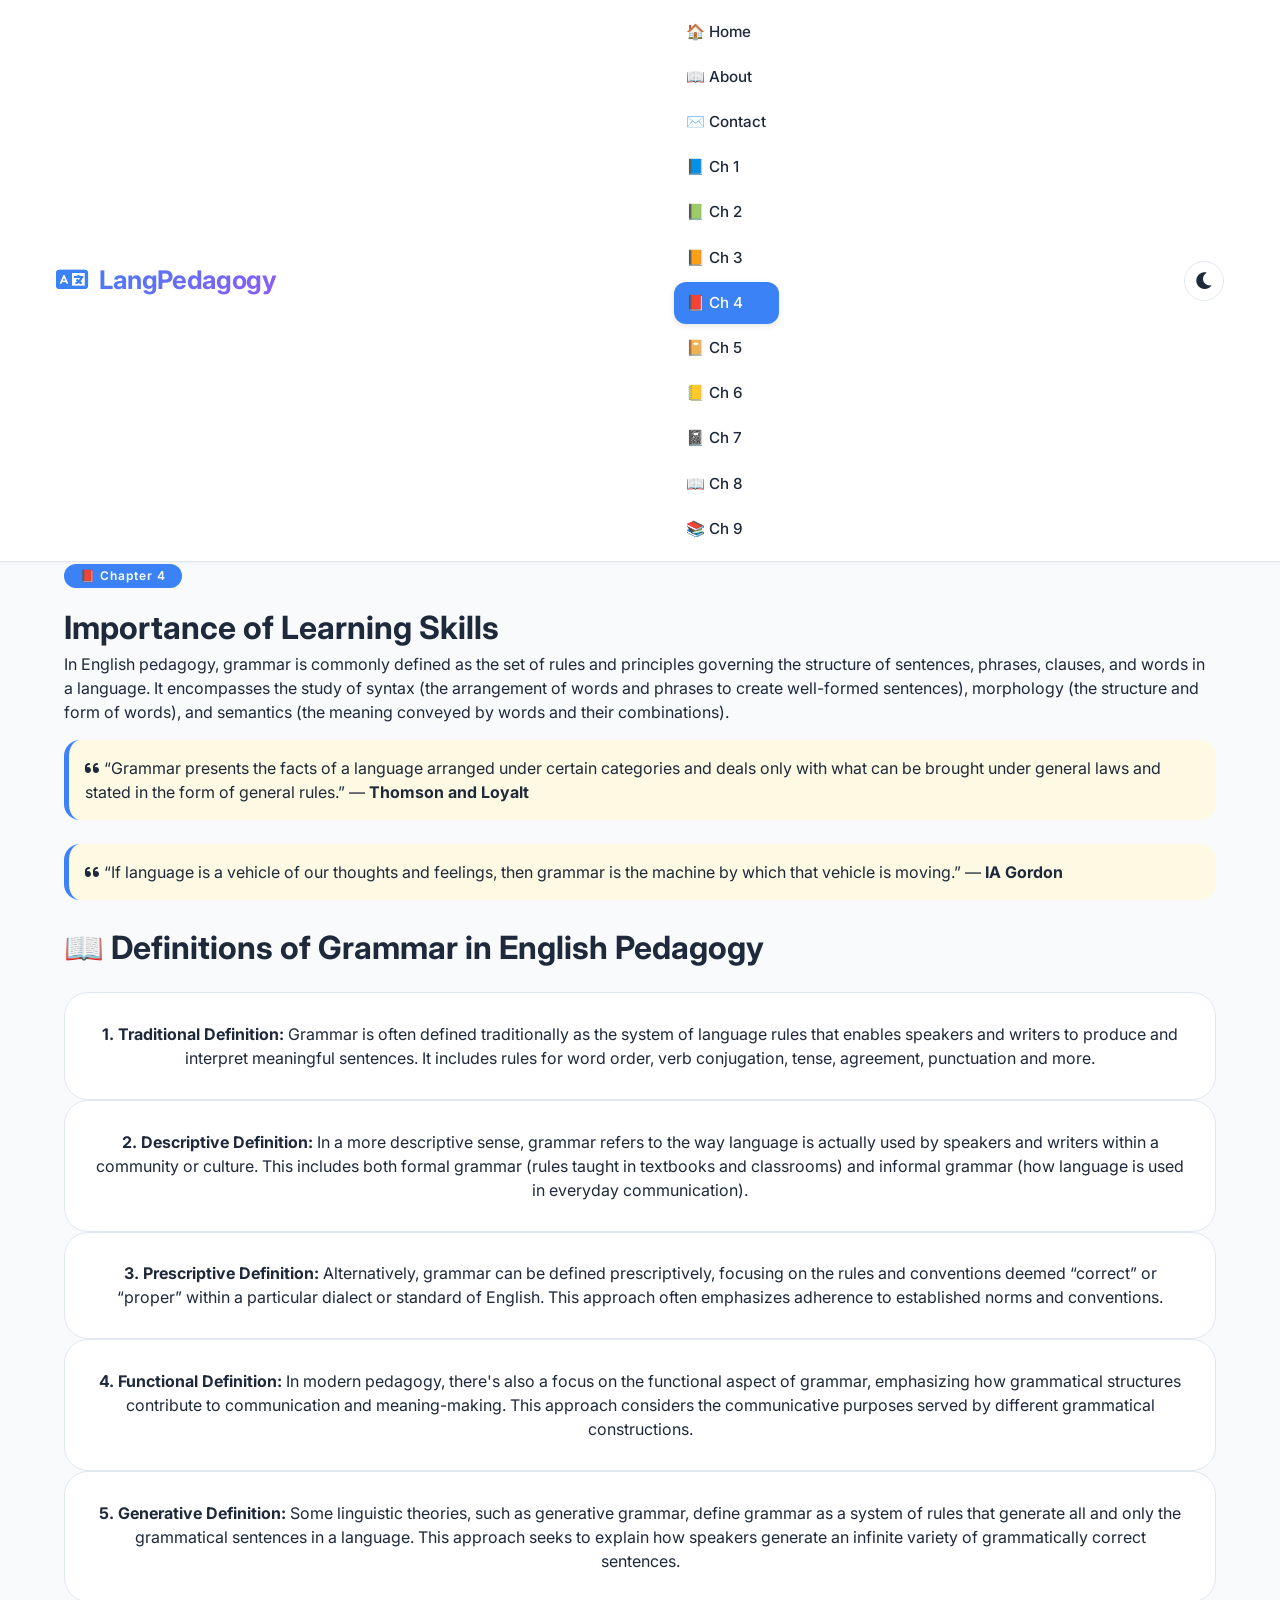
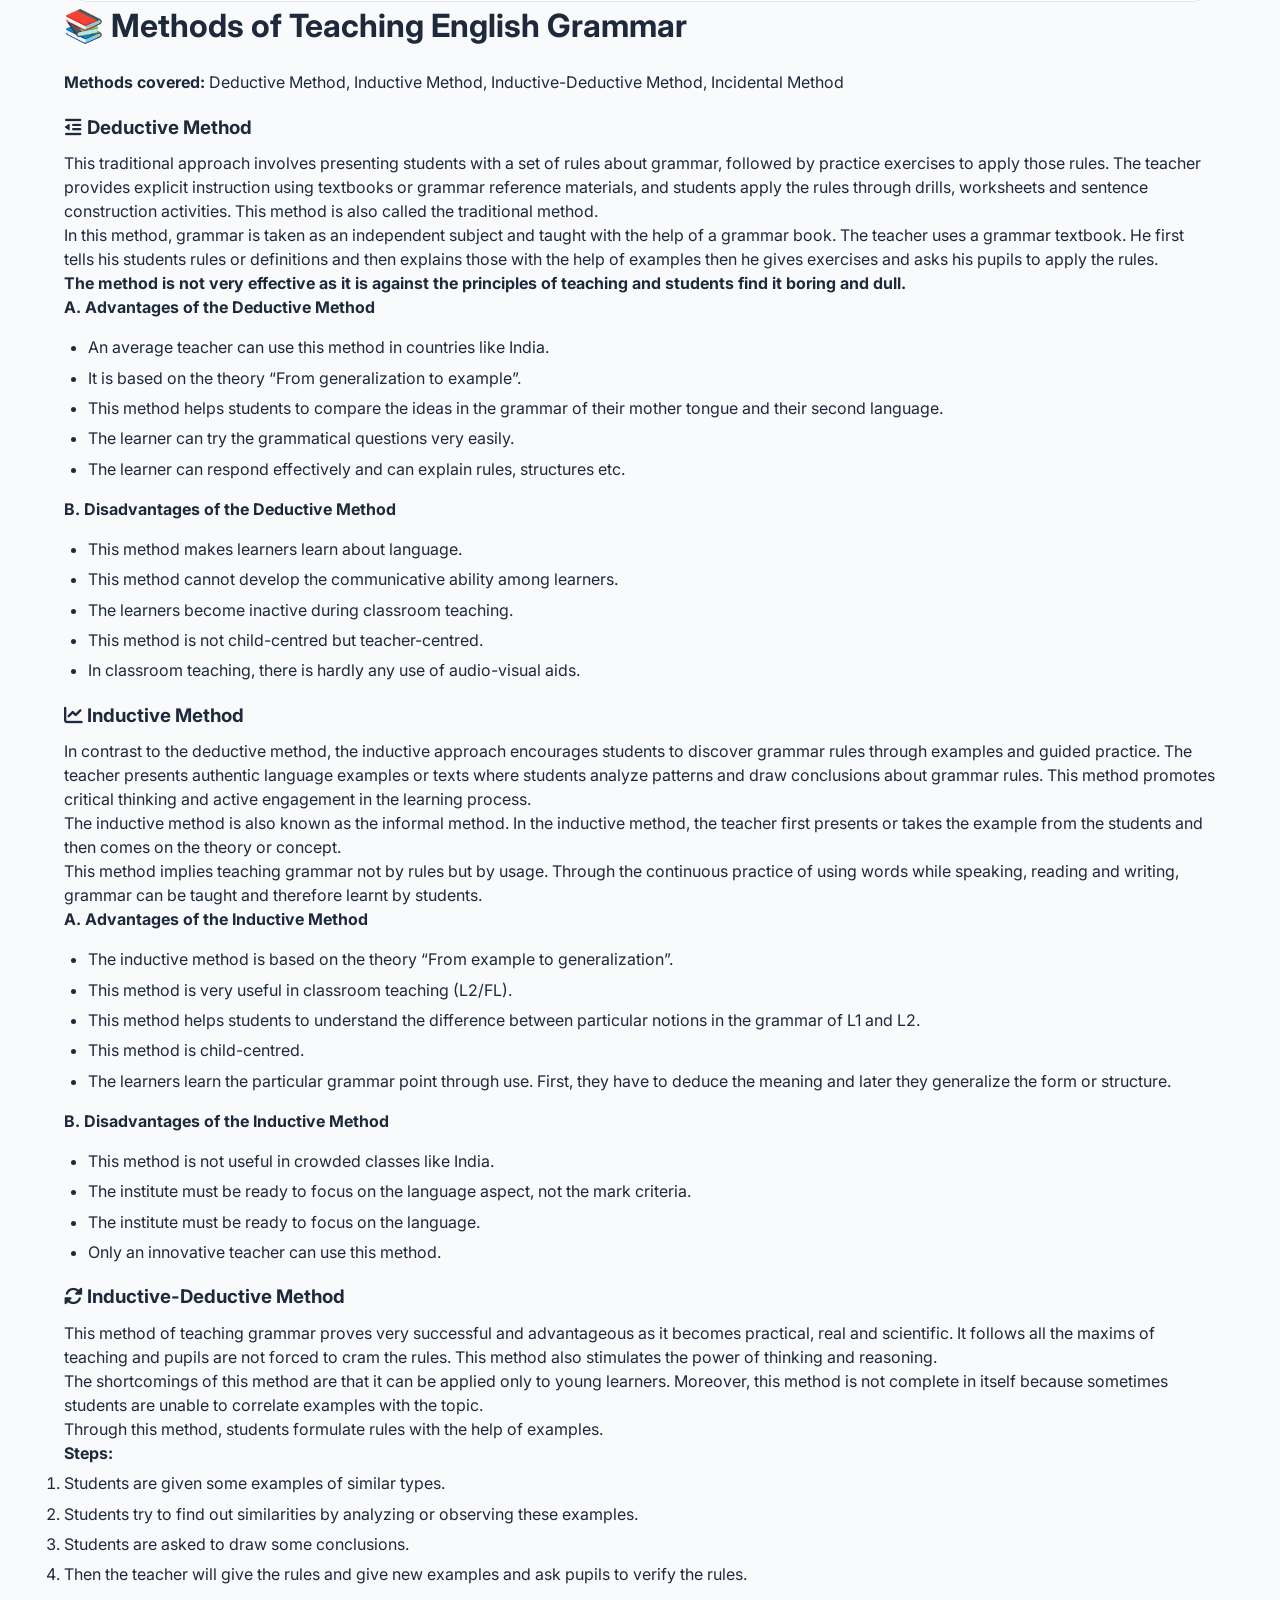
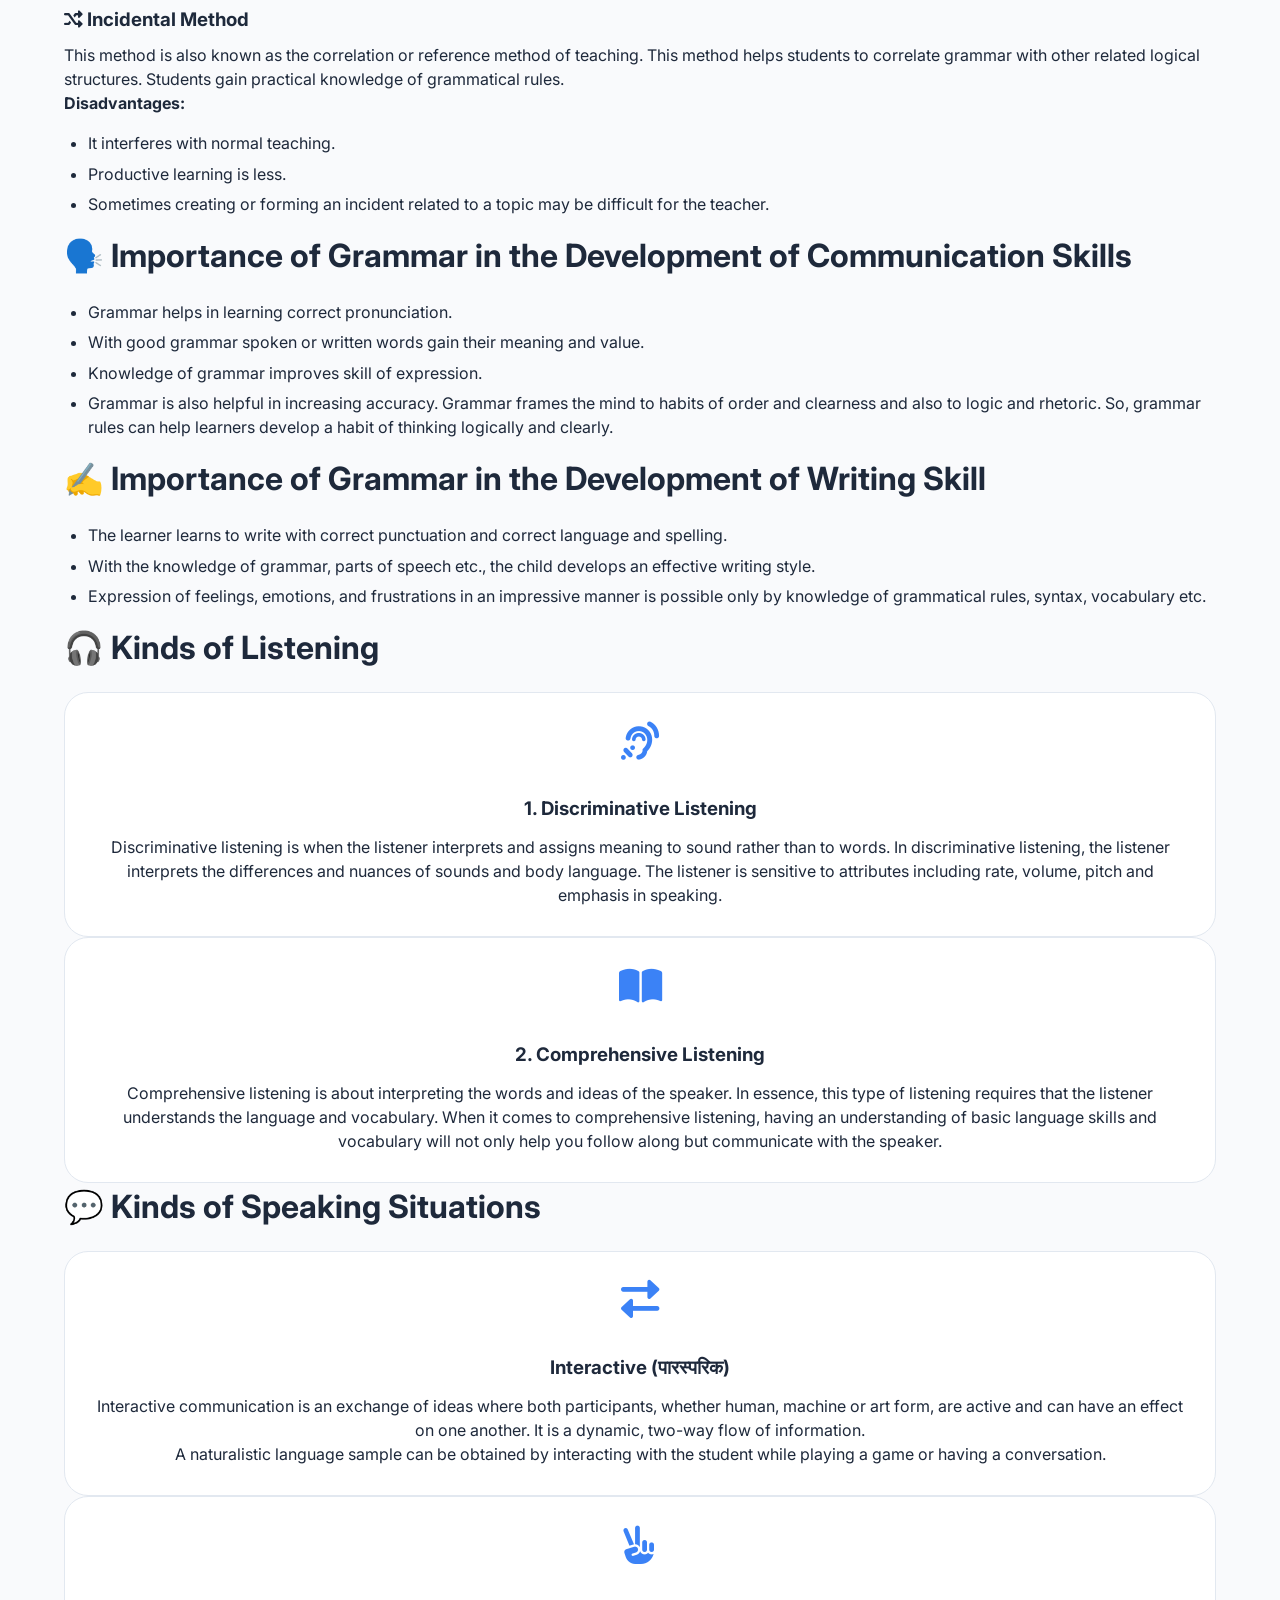
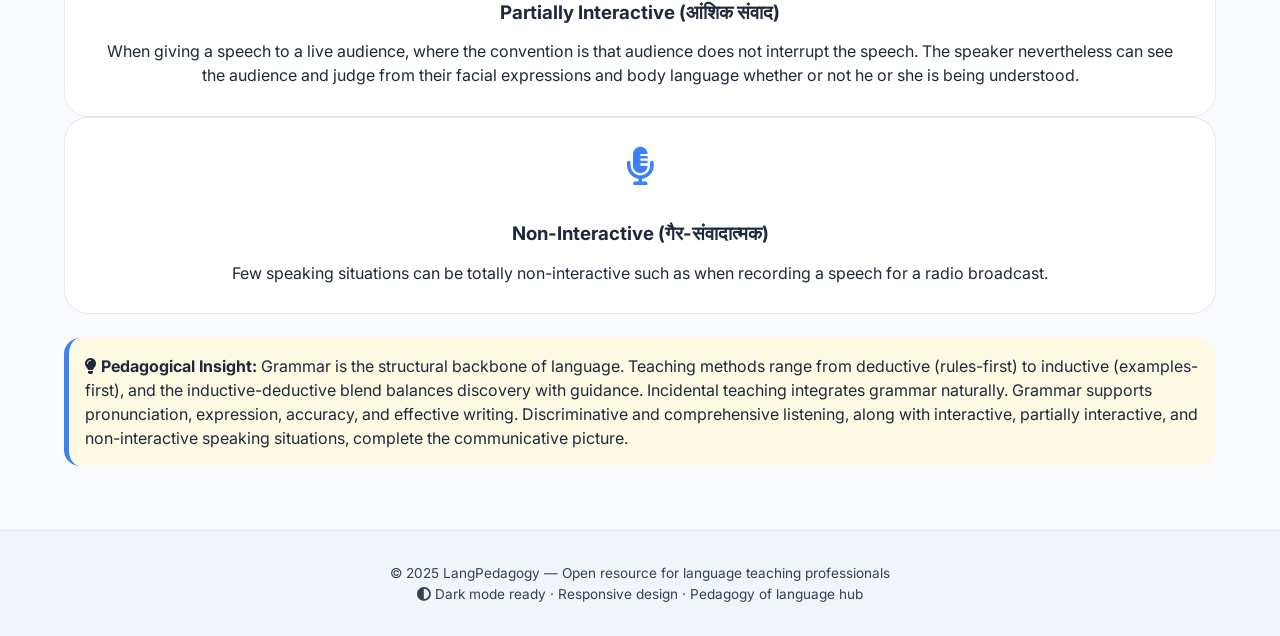
<file: chapter-4.html>
<!DOCTYPE html>
<html lang="en">
<head>
  <meta charset="UTF-8">
  <meta name="viewport" content="width=device-width, initial-scale=1.0, viewport-fit=cover">
  <title>Chapter 4: Importance of Learning Skills | LangPedagogy</title>
  <link href="https://fonts.googleapis.com/css2?family=Inter:opsz,wght@14..32,300;400;500;600;700&display=swap" rel="stylesheet">
  <link rel="stylesheet" href="https://cdnjs.cloudflare.com/ajax/libs/font-awesome/6.0.0-beta3/css/all.min.css">
  <link rel="stylesheet" href="style.css">
</head>
<body>

  <!-- HEADER: Mobile Toggle Menu + Dark Mode -->
  <header class="site-header">
    <div class="container header-container">
      <div class="logo">
        <a href="index.html"><i class="fas fa-language"></i> LangPedagogy</a>
      </div>
      
      <button class="hamburger" id="hamburgerBtn" aria-label="Toggle navigation menu">
        <span class="bar"></span>
        <span class="bar"></span>
        <span class="bar"></span>
      </button>

      <nav class="nav-menu" id="navMenu">
        <ul class="nav-list">
          <li><a href="index.html">🏠 Home</a></li>
          <li><a href="about.html">📖 About</a></li>
          <li><a href="contact.html">✉️ Contact</a></li>
          <li><a href="chapter-1.html">📘 Ch 1</a></li>
          <li><a href="chapter-2.html">📗 Ch 2</a></li>
          <li><a href="chapter-3.html">📙 Ch 3</a></li>
          <li><a href="chapter-4.html">📕 Ch 4</a></li>
          <li><a href="chapter-5.html">📔 Ch 5</a></li>
          <li><a href="chapter-6.html">📒 Ch 6</a></li>
          <li><a href="chapter-7.html">📓 Ch 7</a></li>
          <li><a href="chapter-8.html">📖 Ch 8</a></li>
          <li><a href="chapter-9.html">📚 Ch 9</a></li>
        </ul>
      </nav>

      <button class="dark-toggle" id="darkModeToggle" aria-label="Dark mode">
        <i class="fas fa-moon"></i>
      </button>
    </div>
  </header>

  <main class="main-content">
    <div class="container">
      <span class="chapter-badge">📕 Chapter 4</span>
      <h1>Importance of Learning Skills</h1>

      <!-- Introduction: Grammar Definitions -->
      <div class="card">
        <p>In English pedagogy, grammar is commonly defined as the set of rules and principles governing the structure of sentences, phrases, clauses, and words in a language. It encompasses the study of syntax (the arrangement of words and phrases to create well-formed sentences), morphology (the structure and form of words), and semantics (the meaning conveyed by words and their combinations).</p>
        <div class="tip-box" style="margin-top: 1rem;">
          <i class="fas fa-quote-left"></i> “Grammar presents the facts of a language arranged under certain categories and deals only with what can be brought under general laws and stated in the form of general rules.” — <strong>Thomson and Loyalt</strong>
        </div>
        <div class="tip-box">
          <i class="fas fa-quote-left"></i> “If language is a vehicle of our thoughts and feelings, then grammar is the machine by which that vehicle is moving.” — <strong>IA Gordon</strong>
        </div>
      </div>

      <!-- Definitions of Grammar in Pedagogy -->
      <h2>📖 Definitions of Grammar in English Pedagogy</h2>
      <div class="grid-2">
        <div class="info-card"><strong>1. Traditional Definition:</strong> Grammar is often defined traditionally as the system of language rules that enables speakers and writers to produce and interpret meaningful sentences. It includes rules for word order, verb conjugation, tense, agreement, punctuation and more.</div>
        <div class="info-card"><strong>2. Descriptive Definition:</strong> In a more descriptive sense, grammar refers to the way language is actually used by speakers and writers within a community or culture. This includes both formal grammar (rules taught in textbooks and classrooms) and informal grammar (how language is used in everyday communication).</div>
        <div class="info-card"><strong>3. Prescriptive Definition:</strong> Alternatively, grammar can be defined prescriptively, focusing on the rules and conventions deemed “correct” or “proper” within a particular dialect or standard of English. This approach often emphasizes adherence to established norms and conventions.</div>
        <div class="info-card"><strong>4. Functional Definition:</strong> In modern pedagogy, there's also a focus on the functional aspect of grammar, emphasizing how grammatical structures contribute to communication and meaning-making. This approach considers the communicative purposes served by different grammatical constructions.</div>
        <div class="info-card"><strong>5. Generative Definition:</strong> Some linguistic theories, such as generative grammar, define grammar as a system of rules that generate all and only the grammatical sentences in a language. This approach seeks to explain how speakers generate an infinite variety of grammatically correct sentences.</div>
      </div>

      <!-- Methods of Teaching English Grammar -->
      <h2>📚 Methods of Teaching English Grammar</h2>
      <p><strong>Methods covered:</strong> Deductive Method, Inductive Method, Inductive-Deductive Method, Incidental Method</p>

      <!-- Deductive Method -->
      <div class="card">
        <h3><i class="fas fa-dedent"></i> Deductive Method</h3>
        <p>This traditional approach involves presenting students with a set of rules about grammar, followed by practice exercises to apply those rules. The teacher provides explicit instruction using textbooks or grammar reference materials, and students apply the rules through drills, worksheets and sentence construction activities. This method is also called the traditional method.</p>
        <p>In this method, grammar is taken as an independent subject and taught with the help of a grammar book. The teacher uses a grammar textbook. He first tells his students rules or definitions and then explains those with the help of examples then he gives exercises and asks his pupils to apply the rules.</p>
        <p><strong>The method is not very effective as it is against the principles of teaching and students find it boring and dull.</strong></p>
        
        <h4>A. Advantages of the Deductive Method</h4>
        <ul>
          <li>An average teacher can use this method in countries like India.</li>
          <li>It is based on the theory “From generalization to example”.</li>
          <li>This method helps students to compare the ideas in the grammar of their mother tongue and their second language.</li>
          <li>The learner can try the grammatical questions very easily.</li>
          <li>The learner can respond effectively and can explain rules, structures etc.</li>
        </ul>

        <h4>B. Disadvantages of the Deductive Method</h4>
        <ul>
          <li>This method makes learners learn about language.</li>
          <li>This method cannot develop the communicative ability among learners.</li>
          <li>The learners become inactive during classroom teaching.</li>
          <li>This method is not child-centred but teacher-centred.</li>
          <li>In classroom teaching, there is hardly any use of audio-visual aids.</li>
        </ul>
      </div>

      <!-- Inductive Method -->
      <div class="card">
        <h3><i class="fas fa-chart-line"></i> Inductive Method</h3>
        <p>In contrast to the deductive method, the inductive approach encourages students to discover grammar rules through examples and guided practice. The teacher presents authentic language examples or texts where students analyze patterns and draw conclusions about grammar rules. This method promotes critical thinking and active engagement in the learning process.</p>
        <p>The inductive method is also known as the informal method. In the inductive method, the teacher first presents or takes the example from the students and then comes on the theory or concept.</p>
        <p>This method implies teaching grammar not by rules but by usage. Through the continuous practice of using words while speaking, reading and writing, grammar can be taught and therefore learnt by students.</p>

        <h4>A. Advantages of the Inductive Method</h4>
        <ul>
          <li>The inductive method is based on the theory “From example to generalization”.</li>
          <li>This method is very useful in classroom teaching (L2/FL).</li>
          <li>This method helps students to understand the difference between particular notions in the grammar of L1 and L2.</li>
          <li>This method is child-centred.</li>
          <li>The learners learn the particular grammar point through use. First, they have to deduce the meaning and later they generalize the form or structure.</li>
        </ul>

        <h4>B. Disadvantages of the Inductive Method</h4>
        <ul>
          <li>This method is not useful in crowded classes like India.</li>
          <li>The institute must be ready to focus on the language aspect, not the mark criteria.</li>
          <li>The institute must be ready to focus on the language.</li>
          <li>Only an innovative teacher can use this method.</li>
        </ul>
      </div>

      <!-- Inductive-Deductive Method -->
      <div class="card">
        <h3><i class="fas fa-sync-alt"></i> Inductive-Deductive Method</h3>
        <p>This method of teaching grammar proves very successful and advantageous as it becomes practical, real and scientific. It follows all the maxims of teaching and pupils are not forced to cram the rules. This method also stimulates the power of thinking and reasoning.</p>
        <p>The shortcomings of this method are that it can be applied only to young learners. Moreover, this method is not complete in itself because sometimes students are unable to correlate examples with the topic.</p>
        <p>Through this method, students formulate rules with the help of examples.</p>
        <p><strong>Steps:</strong></p>
        <ol>
          <li>Students are given some examples of similar types.</li>
          <li>Students try to find out similarities by analyzing or observing these examples.</li>
          <li>Students are asked to draw some conclusions.</li>
          <li>Then the teacher will give the rules and give new examples and ask pupils to verify the rules.</li>
        </ol>
      </div>

      <!-- Incidental Method -->
      <div class="card">
        <h3><i class="fas fa-random"></i> Incidental Method</h3>
        <p>This method is also known as the correlation or reference method of teaching. This method helps students to correlate grammar with other related logical structures. Students gain practical knowledge of grammatical rules.</p>
        <p><strong>Disadvantages:</strong></p>
        <ul>
          <li>It interferes with normal teaching.</li>
          <li>Productive learning is less.</li>
          <li>Sometimes creating or forming an incident related to a topic may be difficult for the teacher.</li>
        </ul>
      </div>

      <!-- Importance of Grammar in Communication Skills -->
      <h2>🗣️ Importance of Grammar in the Development of Communication Skills</h2>
      <div class="card">
        <ul>
          <li>Grammar helps in learning correct pronunciation.</li>
          <li>With good grammar spoken or written words gain their meaning and value.</li>
          <li>Knowledge of grammar improves skill of expression.</li>
          <li>Grammar is also helpful in increasing accuracy. Grammar frames the mind to habits of order and clearness and also to logic and rhetoric. So, grammar rules can help learners develop a habit of thinking logically and clearly.</li>
        </ul>
      </div>

      <!-- Importance of Grammar in Writing Skill -->
      <h2>✍️ Importance of Grammar in the Development of Writing Skill</h2>
      <div class="card">
        <ul>
          <li>The learner learns to write with correct punctuation and correct language and spelling.</li>
          <li>With the knowledge of grammar, parts of speech etc., the child develops an effective writing style.</li>
          <li>Expression of feelings, emotions, and frustrations in an impressive manner is possible only by knowledge of grammatical rules, syntax, vocabulary etc.</li>
        </ul>
      </div>

      <!-- Kinds of Listening -->
      <h2>🎧 Kinds of Listening</h2>
      <div class="grid-2">
        <div class="info-card">
          <i class="fas fa-ear-listen"></i>
          <h3>1. Discriminative Listening</h3>
          <p>Discriminative listening is when the listener interprets and assigns meaning to sound rather than to words. In discriminative listening, the listener interprets the differences and nuances of sounds and body language. The listener is sensitive to attributes including rate, volume, pitch and emphasis in speaking.</p>
        </div>
        <div class="info-card">
          <i class="fas fa-book-open"></i>
          <h3>2. Comprehensive Listening</h3>
          <p>Comprehensive listening is about interpreting the words and ideas of the speaker. In essence, this type of listening requires that the listener understands the language and vocabulary. When it comes to comprehensive listening, having an understanding of basic language skills and vocabulary will not only help you follow along but communicate with the speaker.</p>
        </div>
      </div>

      <!-- Kinds of Speaking Situations -->
      <h2>💬 Kinds of Speaking Situations</h2>
      <div class="grid-2">
        <div class="info-card">
          <i class="fas fa-exchange-alt"></i>
          <h3>Interactive (पारस्परिक)</h3>
          <p>Interactive communication is an exchange of ideas where both participants, whether human, machine or art form, are active and can have an effect on one another. It is a dynamic, two-way flow of information.</p>
          <p>A naturalistic language sample can be obtained by interacting with the student while playing a game or having a conversation.</p>
        </div>
        <div class="info-card">
          <i class="fas fa-hand-peace"></i>
          <h3>Partially Interactive (आंशिक संवाद)</h3>
          <p>When giving a speech to a live audience, where the convention is that audience does not interrupt the speech. The speaker nevertheless can see the audience and judge from their facial expressions and body language whether or not he or she is being understood.</p>
        </div>
        <div class="info-card">
          <i class="fas fa-microphone-alt"></i>
          <h3>Non-Interactive (गैर-संवादात्मक)</h3>
          <p>Few speaking situations can be totally non-interactive such as when recording a speech for a radio broadcast.</p>
        </div>
      </div>

      <div class="tip-box">
        <i class="fas fa-lightbulb"></i> <strong>Pedagogical Insight:</strong> Grammar is the structural backbone of language. Teaching methods range from deductive (rules-first) to inductive (examples-first), and the inductive-deductive blend balances discovery with guidance. Incidental teaching integrates grammar naturally. Grammar supports pronunciation, expression, accuracy, and effective writing. Discriminative and comprehensive listening, along with interactive, partially interactive, and non-interactive speaking situations, complete the communicative picture.
      </div>
    </div>
  </main>

  <footer class="site-footer">
    <div class="container footer-inner">
      <p>© 2025 LangPedagogy — Open resource for language teaching professionals</p>
      <p><i class="fas fa-adjust"></i> Dark mode ready · Responsive design · Pedagogy of language hub</p>
    </div>
  </footer>

  <script src="script.js"></script>
</body>
</html>
</file>
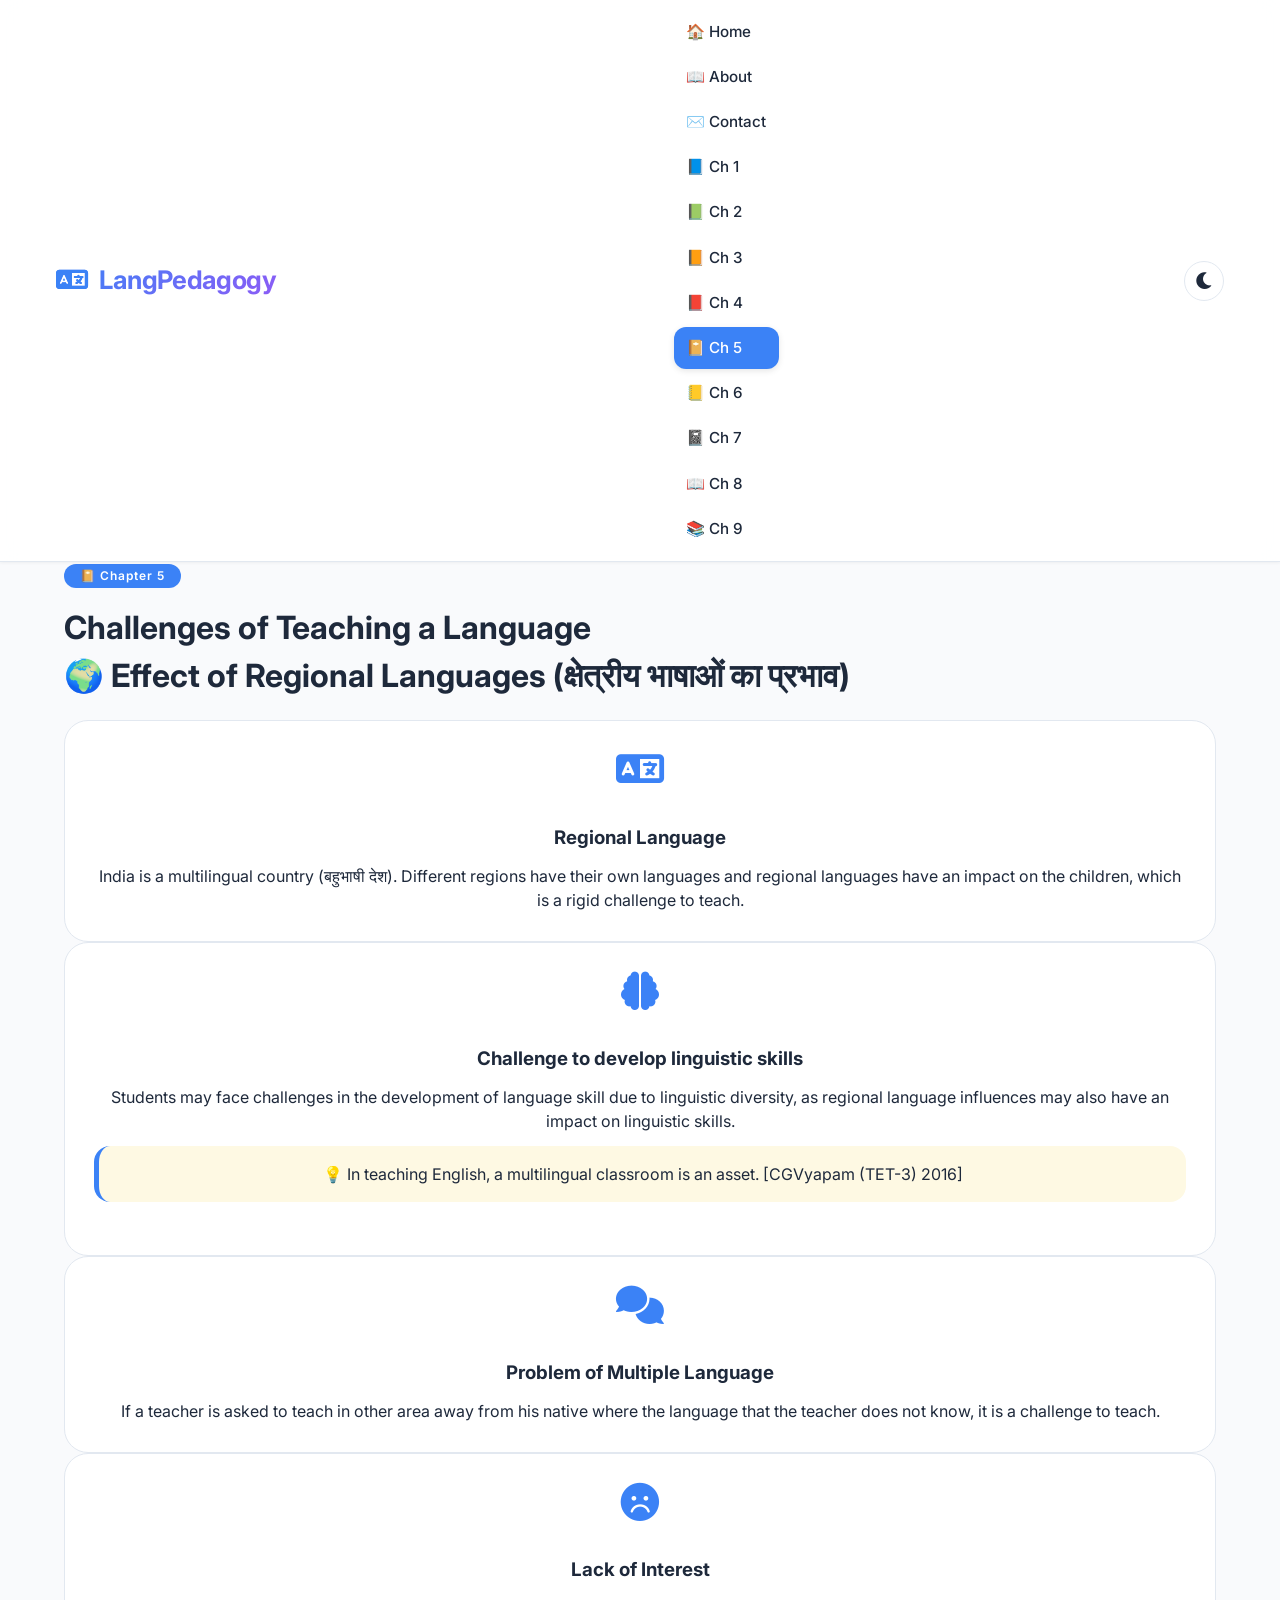
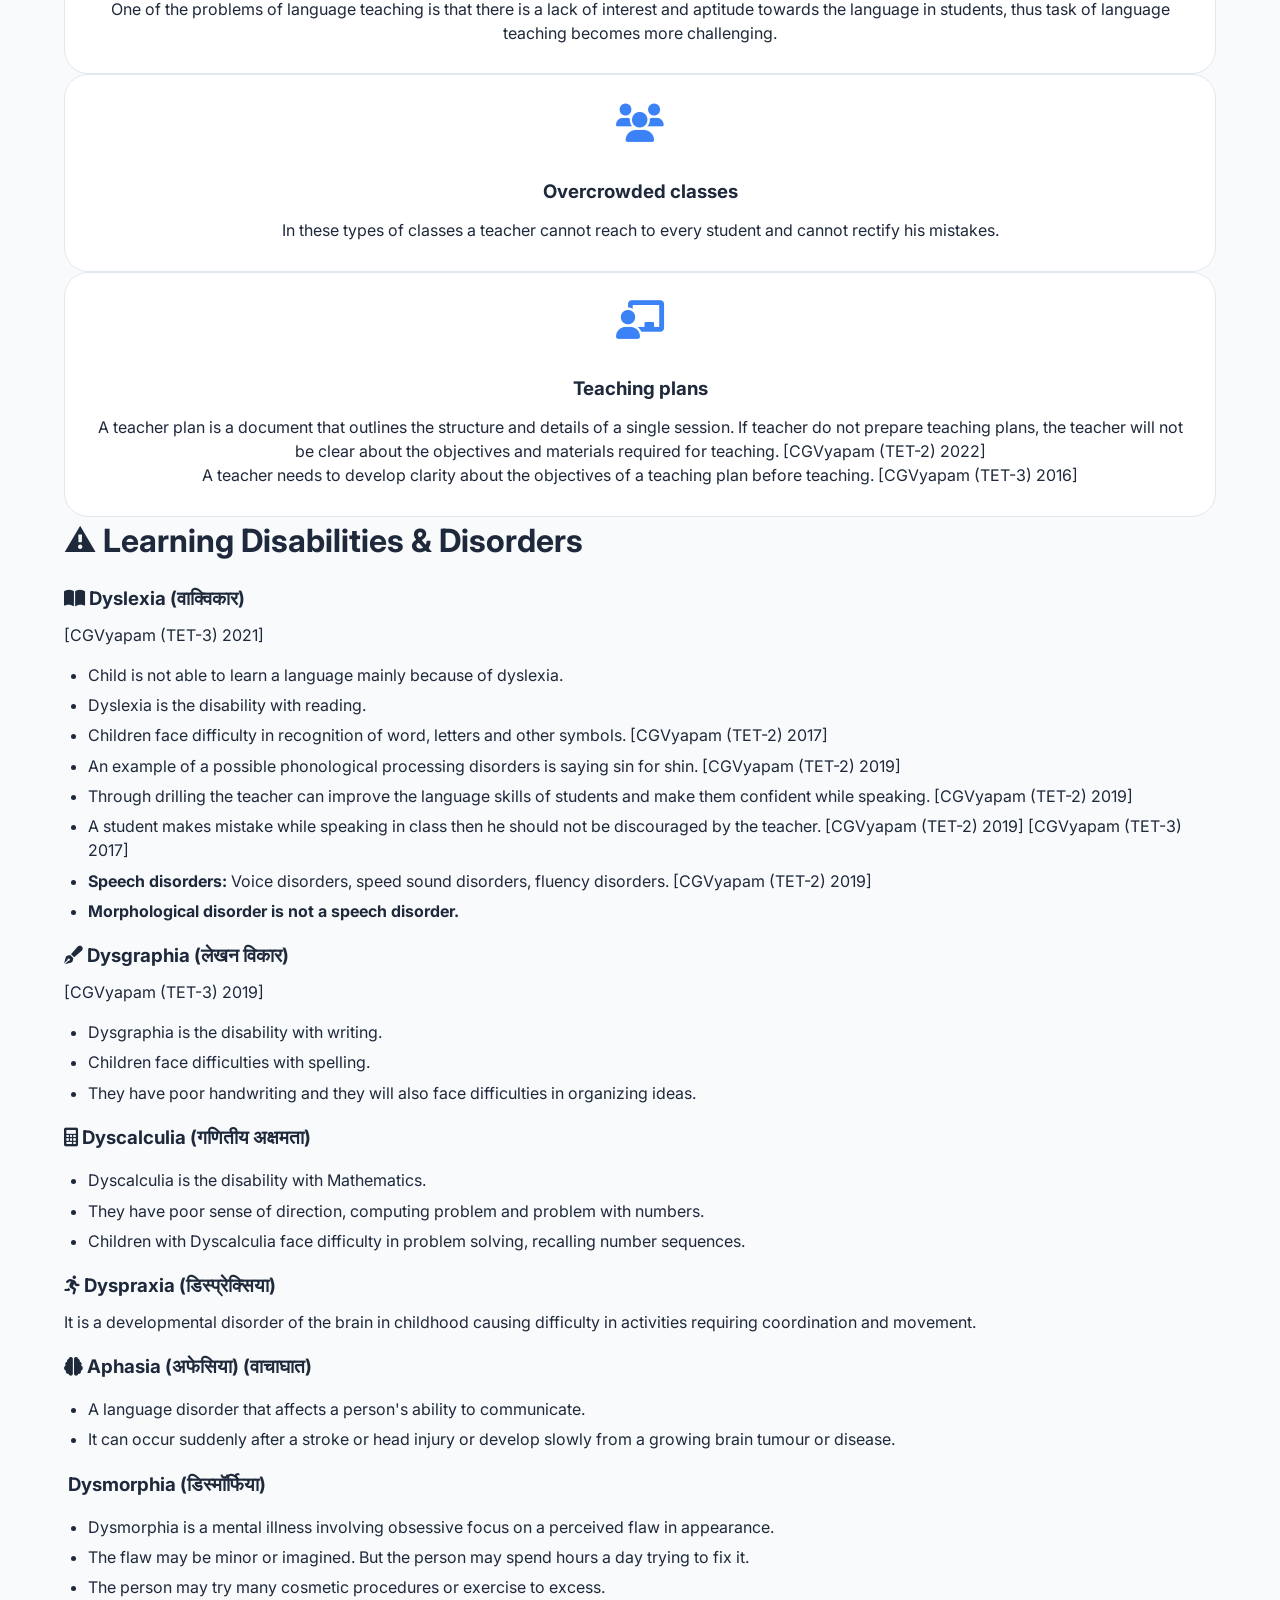
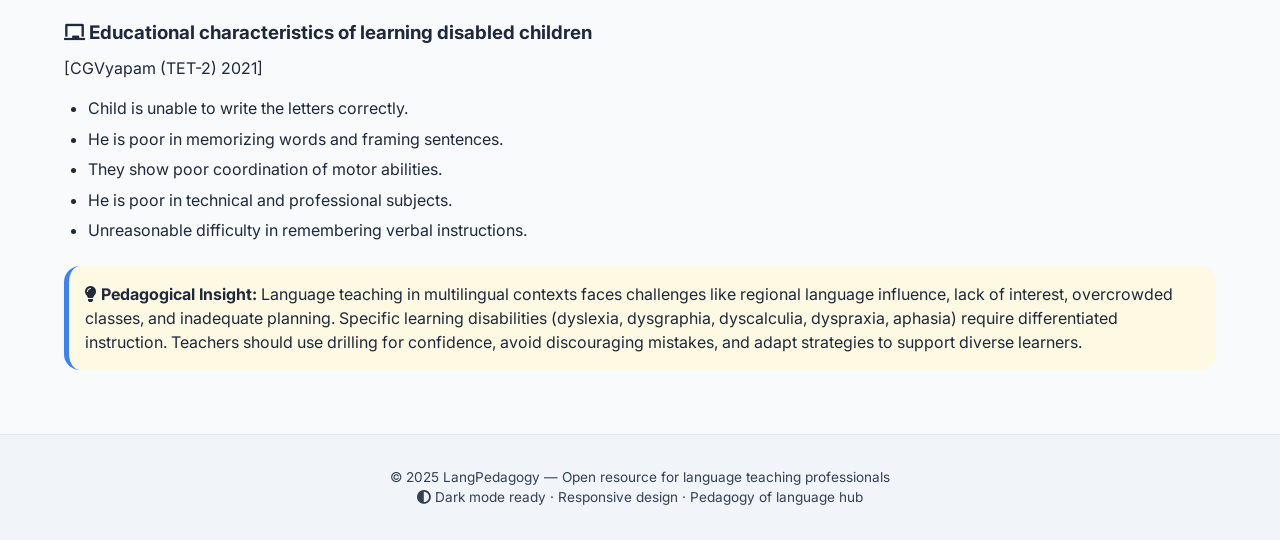
<file: chapter-5.html>
<!DOCTYPE html>
<html lang="en">
<head>
  <meta charset="UTF-8">
  <meta name="viewport" content="width=device-width, initial-scale=1.0, viewport-fit=cover">
  <title>Chapter 5: Challenges of Teaching a Language | LangPedagogy</title>
  <link href="https://fonts.googleapis.com/css2?family=Inter:opsz,wght@14..32,300;400;500;600;700&display=swap" rel="stylesheet">
  <link rel="stylesheet" href="https://cdnjs.cloudflare.com/ajax/libs/font-awesome/6.0.0-beta3/css/all.min.css">
  <link rel="stylesheet" href="style.css">
</head>
<body>

  <!-- HEADER: Mobile Toggle Menu + Dark Mode -->
  <header class="site-header">
    <div class="container header-container">
      <div class="logo">
        <a href="index.html"><i class="fas fa-language"></i> LangPedagogy</a>
      </div>
      
      <button class="hamburger" id="hamburgerBtn" aria-label="Toggle navigation menu">
        <span class="bar"></span>
        <span class="bar"></span>
        <span class="bar"></span>
      </button>

      <nav class="nav-menu" id="navMenu">
        <ul class="nav-list">
          <li><a href="index.html">🏠 Home</a></li>
          <li><a href="about.html">📖 About</a></li>
          <li><a href="contact.html">✉️ Contact</a></li>
          <li><a href="chapter-1.html">📘 Ch 1</a></li>
          <li><a href="chapter-2.html">📗 Ch 2</a></li>
          <li><a href="chapter-3.html">📙 Ch 3</a></li>
          <li><a href="chapter-4.html">📕 Ch 4</a></li>
          <li><a href="chapter-5.html">📔 Ch 5</a></li>
          <li><a href="chapter-6.html">📒 Ch 6</a></li>
          <li><a href="chapter-7.html">📓 Ch 7</a></li>
          <li><a href="chapter-8.html">📖 Ch 8</a></li>
          <li><a href="chapter-9.html">📚 Ch 9</a></li>
        </ul>
      </nav>

      <button class="dark-toggle" id="darkModeToggle" aria-label="Dark mode">
        <i class="fas fa-moon"></i>
      </button>
    </div>
  </header>

  <main class="main-content">
    <div class="container">
      <span class="chapter-badge">📔 Chapter 5</span>
      <h1>Challenges of Teaching a Language</h1>

      <!-- Effect of Regional Languages -->
      <h2>🌍 Effect of Regional Languages (क्षेत्रीय भाषाओं का प्रभाव)</h2>
      <div class="grid-2">
        <div class="info-card">
          <i class="fas fa-language"></i>
          <h3>Regional Language</h3>
          <p>India is a multilingual country (बहुभाषी देश). Different regions have their own languages and regional languages have an impact on the children, which is a rigid challenge to teach.</p>
        </div>
        <div class="info-card">
          <i class="fas fa-brain"></i>
          <h3>Challenge to develop linguistic skills</h3>
          <p>Students may face challenges in the development of language skill due to linguistic diversity, as regional language influences may also have an impact on linguistic skills.</p>
          <div class="tip-box" style="margin-top: 0.8rem;">💡 In teaching English, a multilingual classroom is an asset. [CGVyapam (TET-3) 2016]</div>
        </div>
        <div class="info-card">
          <i class="fas fa-comments"></i>
          <h3>Problem of Multiple Language</h3>
          <p>If a teacher is asked to teach in other area away from his native where the language that the teacher does not know, it is a challenge to teach.</p>
        </div>
        <div class="info-card">
          <i class="fas fa-frown"></i>
          <h3>Lack of Interest</h3>
          <p>One of the problems of language teaching is that there is a lack of interest and aptitude towards the language in students, thus task of language teaching becomes more challenging.</p>
        </div>
        <div class="info-card">
          <i class="fas fa-users"></i>
          <h3>Overcrowded classes</h3>
          <p>In these types of classes a teacher cannot reach to every student and cannot rectify his mistakes.</p>
        </div>
        <div class="info-card">
          <i class="fas fa-chalkboard-teacher"></i>
          <h3>Teaching plans</h3>
          <p>A teacher plan is a document that outlines the structure and details of a single session. If teacher do not prepare teaching plans, the teacher will not be clear about the objectives and materials required for teaching. [CGVyapam (TET-2) 2022]</p>
          <p>A teacher needs to develop clarity about the objectives of a teaching plan before teaching. [CGVyapam (TET-3) 2016]</p>
        </div>
      </div>

      <!-- Learning Disabilities / Disorders -->
      <h2>⚠️ Learning Disabilities & Disorders</h2>

      <!-- Dyslexia -->
      <div class="card">
        <h3><i class="fas fa-book-open"></i> Dyslexia (वाक्विकार)</h3>
        <p>[CGVyapam (TET-3) 2021]</p>
        <ul>
          <li>Child is not able to learn a language mainly because of dyslexia.</li>
          <li>Dyslexia is the disability with reading.</li>
          <li>Children face difficulty in recognition of word, letters and other symbols. [CGVyapam (TET-2) 2017]</li>
          <li>An example of a possible phonological processing disorders is saying sin for shin. [CGVyapam (TET-2) 2019]</li>
          <li>Through drilling the teacher can improve the language skills of students and make them confident while speaking. [CGVyapam (TET-2) 2019]</li>
          <li>A student makes mistake while speaking in class then he should not be discouraged by the teacher. [CGVyapam (TET-2) 2019] [CGVyapam (TET-3) 2017]</li>
          <li><strong>Speech disorders:</strong> Voice disorders, speed sound disorders, fluency disorders. [CGVyapam (TET-2) 2019]</li>
          <li><strong>Morphological disorder is not a speech disorder.</strong></li>
        </ul>
      </div>

      <!-- Dysgraphia -->
      <div class="card">
        <h3><i class="fas fa-pen-fancy"></i> Dysgraphia (लेखन विकार)</h3>
        <p>[CGVyapam (TET-3) 2019]</p>
        <ul>
          <li>Dysgraphia is the disability with writing.</li>
          <li>Children face difficulties with spelling.</li>
          <li>They have poor handwriting and they will also face difficulties in organizing ideas.</li>
        </ul>
      </div>

      <!-- Dyscalculia -->
      <div class="card">
        <h3><i class="fas fa-calculator"></i> Dyscalculia (गणितीय अक्षमता)</h3>
        <ul>
          <li>Dyscalculia is the disability with Mathematics.</li>
          <li>They have poor sense of direction, computing problem and problem with numbers.</li>
          <li>Children with Dyscalculia face difficulty in problem solving, recalling number sequences.</li>
        </ul>
      </div>

      <!-- Dyspraxia -->
      <div class="card">
        <h3><i class="fas fa-running"></i> Dyspraxia (डिस्प्रेक्सिया)</h3>
        <p>It is a developmental disorder of the brain in childhood causing difficulty in activities requiring coordination and movement.</p>
      </div>

      <!-- Aphasia -->
      <div class="card">
        <h3><i class="fas fa-brain"></i> Aphasia (अफेसिया) (वाचाघात)</h3>
        <ul>
          <li>A language disorder that affects a person's ability to communicate.</li>
          <li>It can occur suddenly after a stroke or head injury or develop slowly from a growing brain tumour or disease.</li>
        </ul>
      </div>

      <!-- Dysmorphia -->
      <div class="card">
        <h3><i class="fas fa-mirror"></i> Dysmorphia (डिस्मॉर्फिया)</h3>
        <ul>
          <li>Dysmorphia is a mental illness involving obsessive focus on a perceived flaw in appearance.</li>
          <li>The flaw may be minor or imagined. But the person may spend hours a day trying to fix it.</li>
          <li>The person may try many cosmetic procedures or exercise to excess.</li>
        </ul>
      </div>

      <!-- Educational characteristics of learning disabled children -->
      <div class="card">
        <h3><i class="fas fa-chalkboard"></i> Educational characteristics of learning disabled children</h3>
        <p>[CGVyapam (TET-2) 2021]</p>
        <ul>
          <li>Child is unable to write the letters correctly.</li>
          <li>He is poor in memorizing words and framing sentences.</li>
          <li>They show poor coordination of motor abilities.</li>
          <li>He is poor in technical and professional subjects.</li>
          <li>Unreasonable difficulty in remembering verbal instructions.</li>
        </ul>
      </div>

      <div class="tip-box">
        <i class="fas fa-lightbulb"></i> <strong>Pedagogical Insight:</strong> Language teaching in multilingual contexts faces challenges like regional language influence, lack of interest, overcrowded classes, and inadequate planning. Specific learning disabilities (dyslexia, dysgraphia, dyscalculia, dyspraxia, aphasia) require differentiated instruction. Teachers should use drilling for confidence, avoid discouraging mistakes, and adapt strategies to support diverse learners.
      </div>
    </div>
  </main>

  <footer class="site-footer">
    <div class="container footer-inner">
      <p>© 2025 LangPedagogy — Open resource for language teaching professionals</p>
      <p><i class="fas fa-adjust"></i> Dark mode ready · Responsive design · Pedagogy of language hub</p>
    </div>
  </footer>

  <script src="script.js"></script>
</body>
</html>
</file>
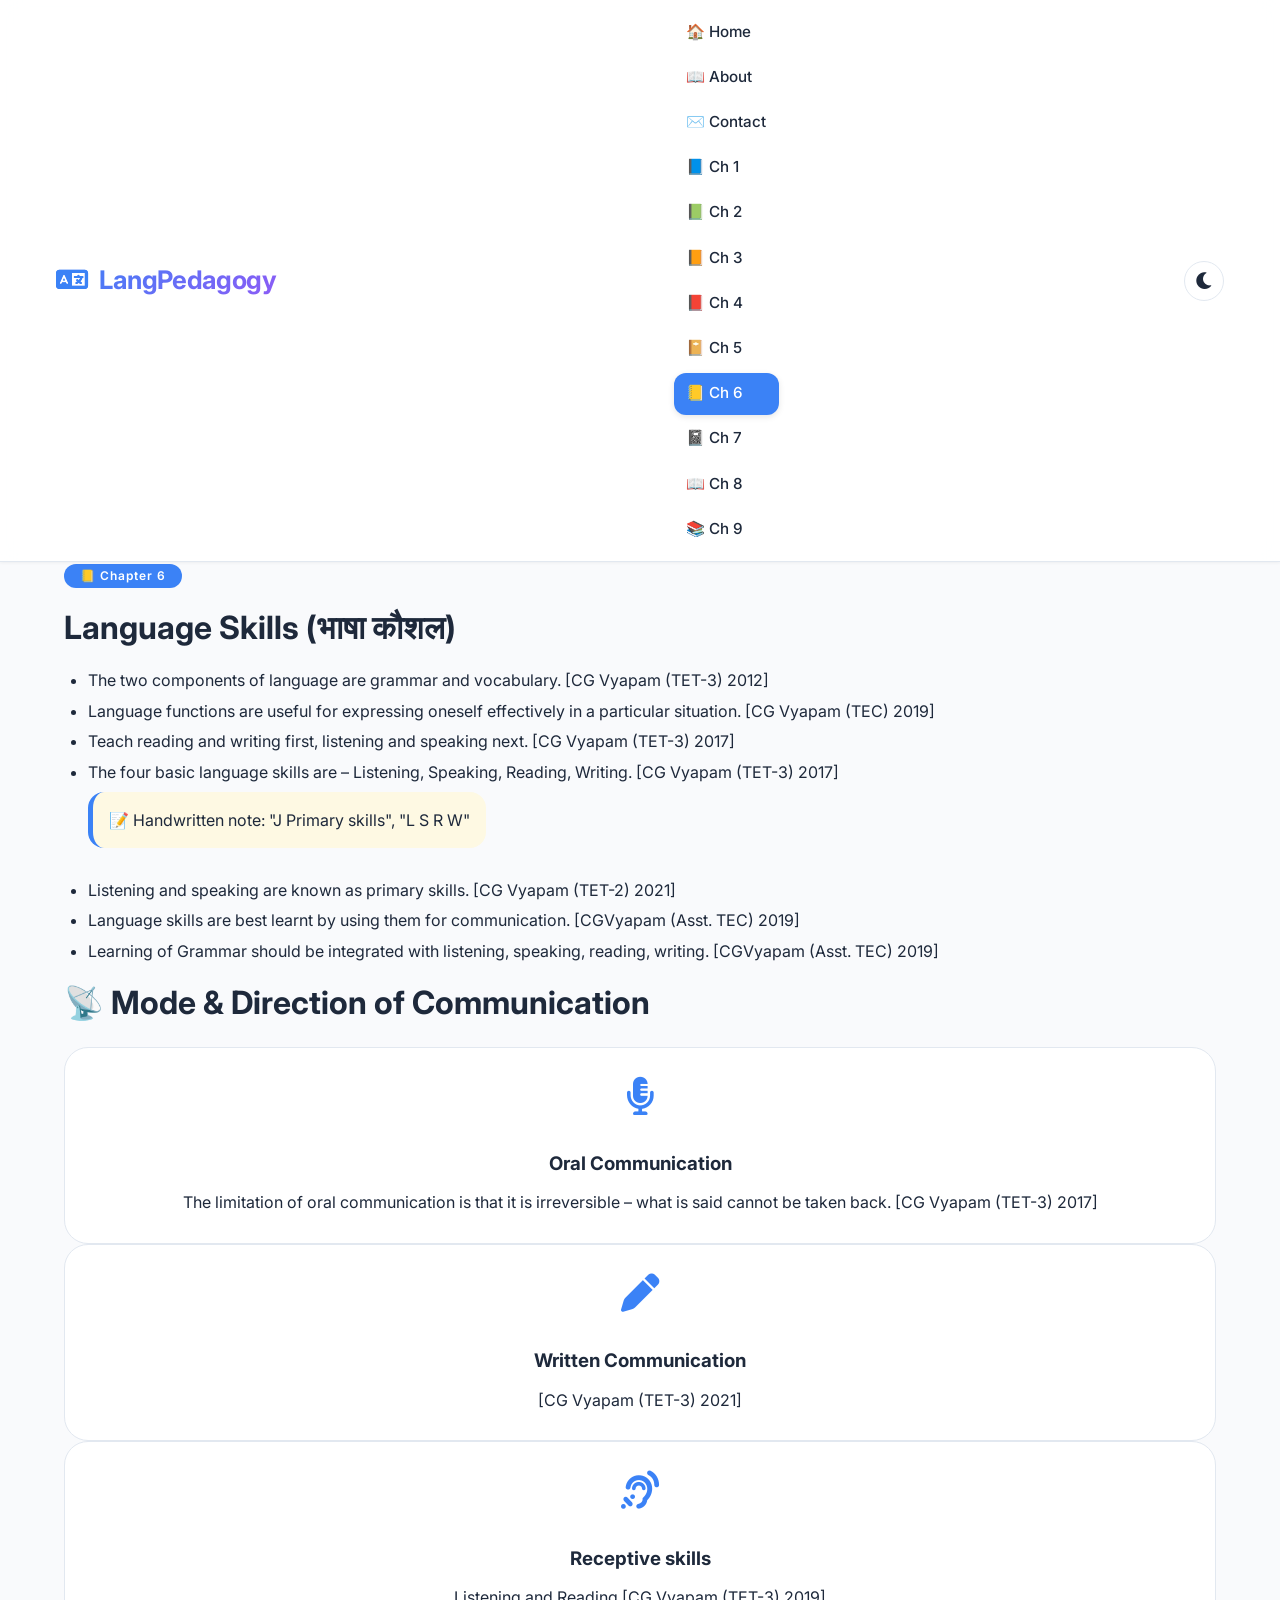
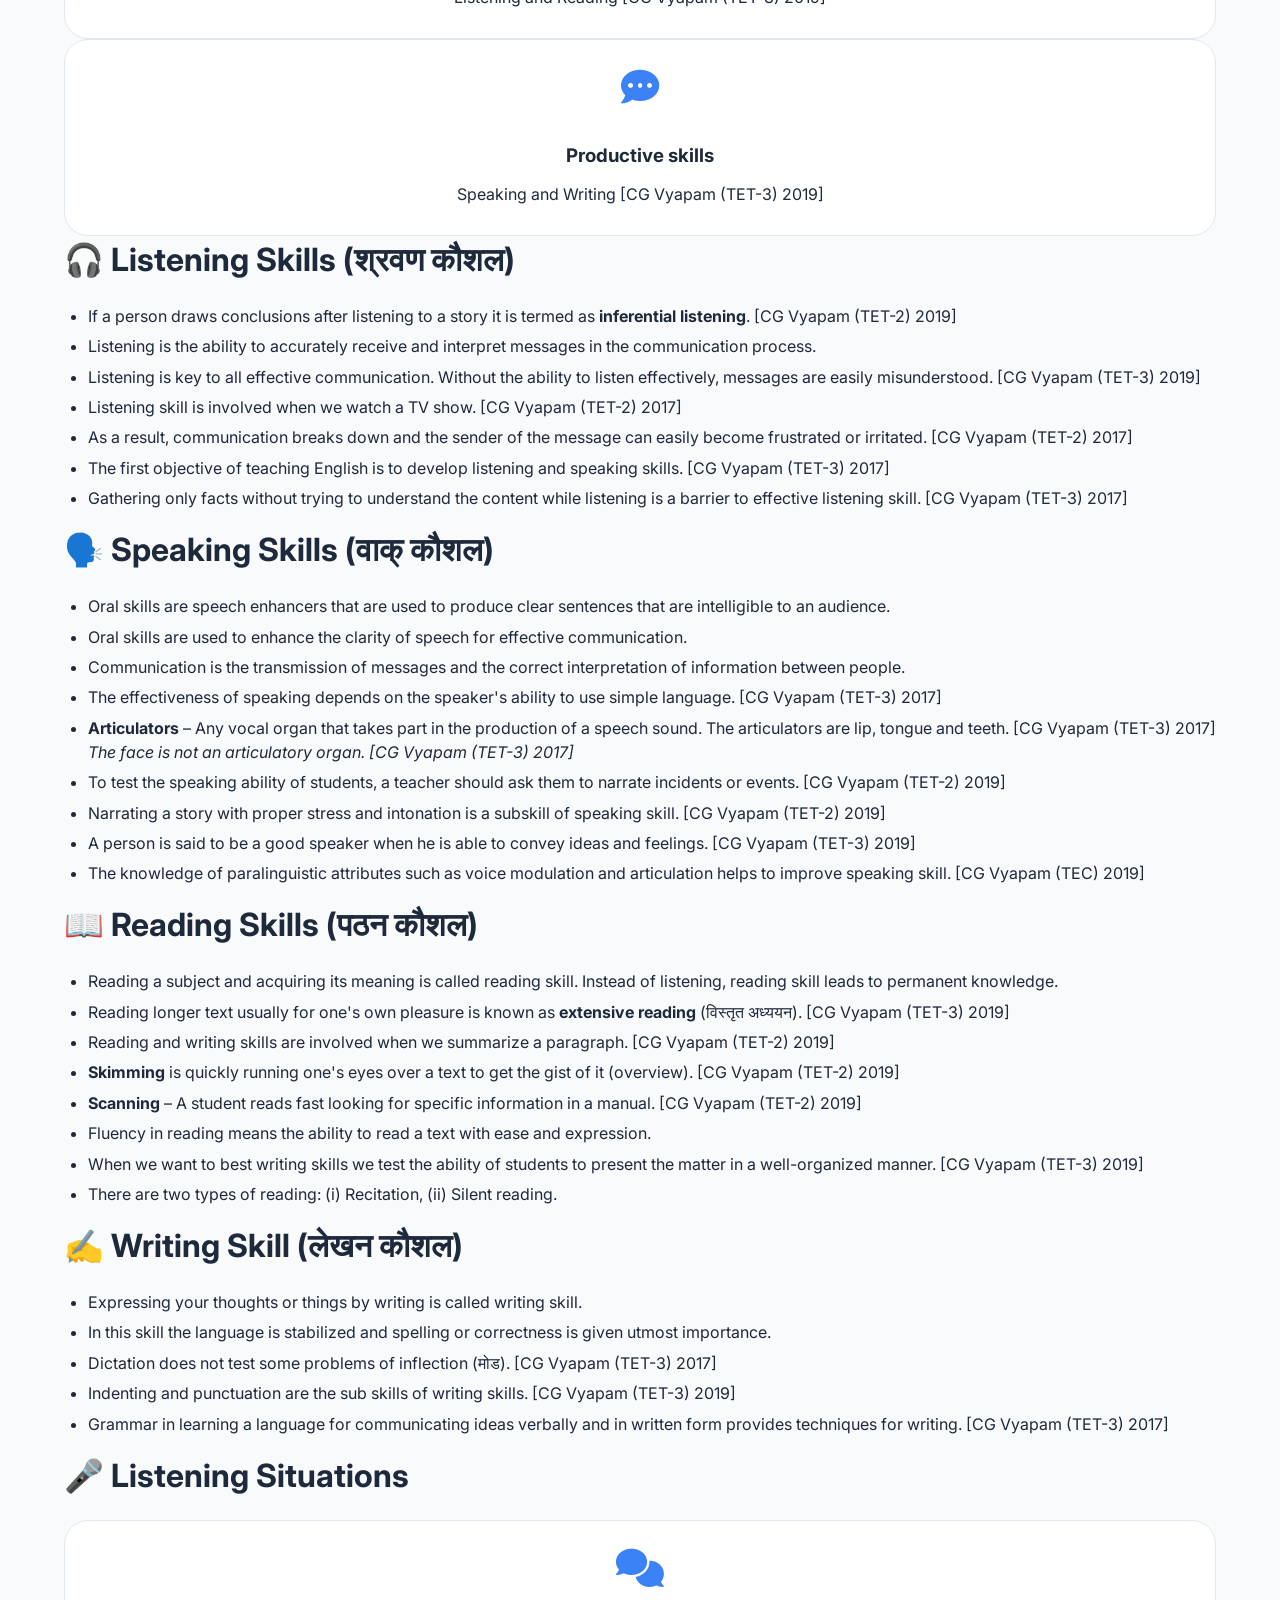
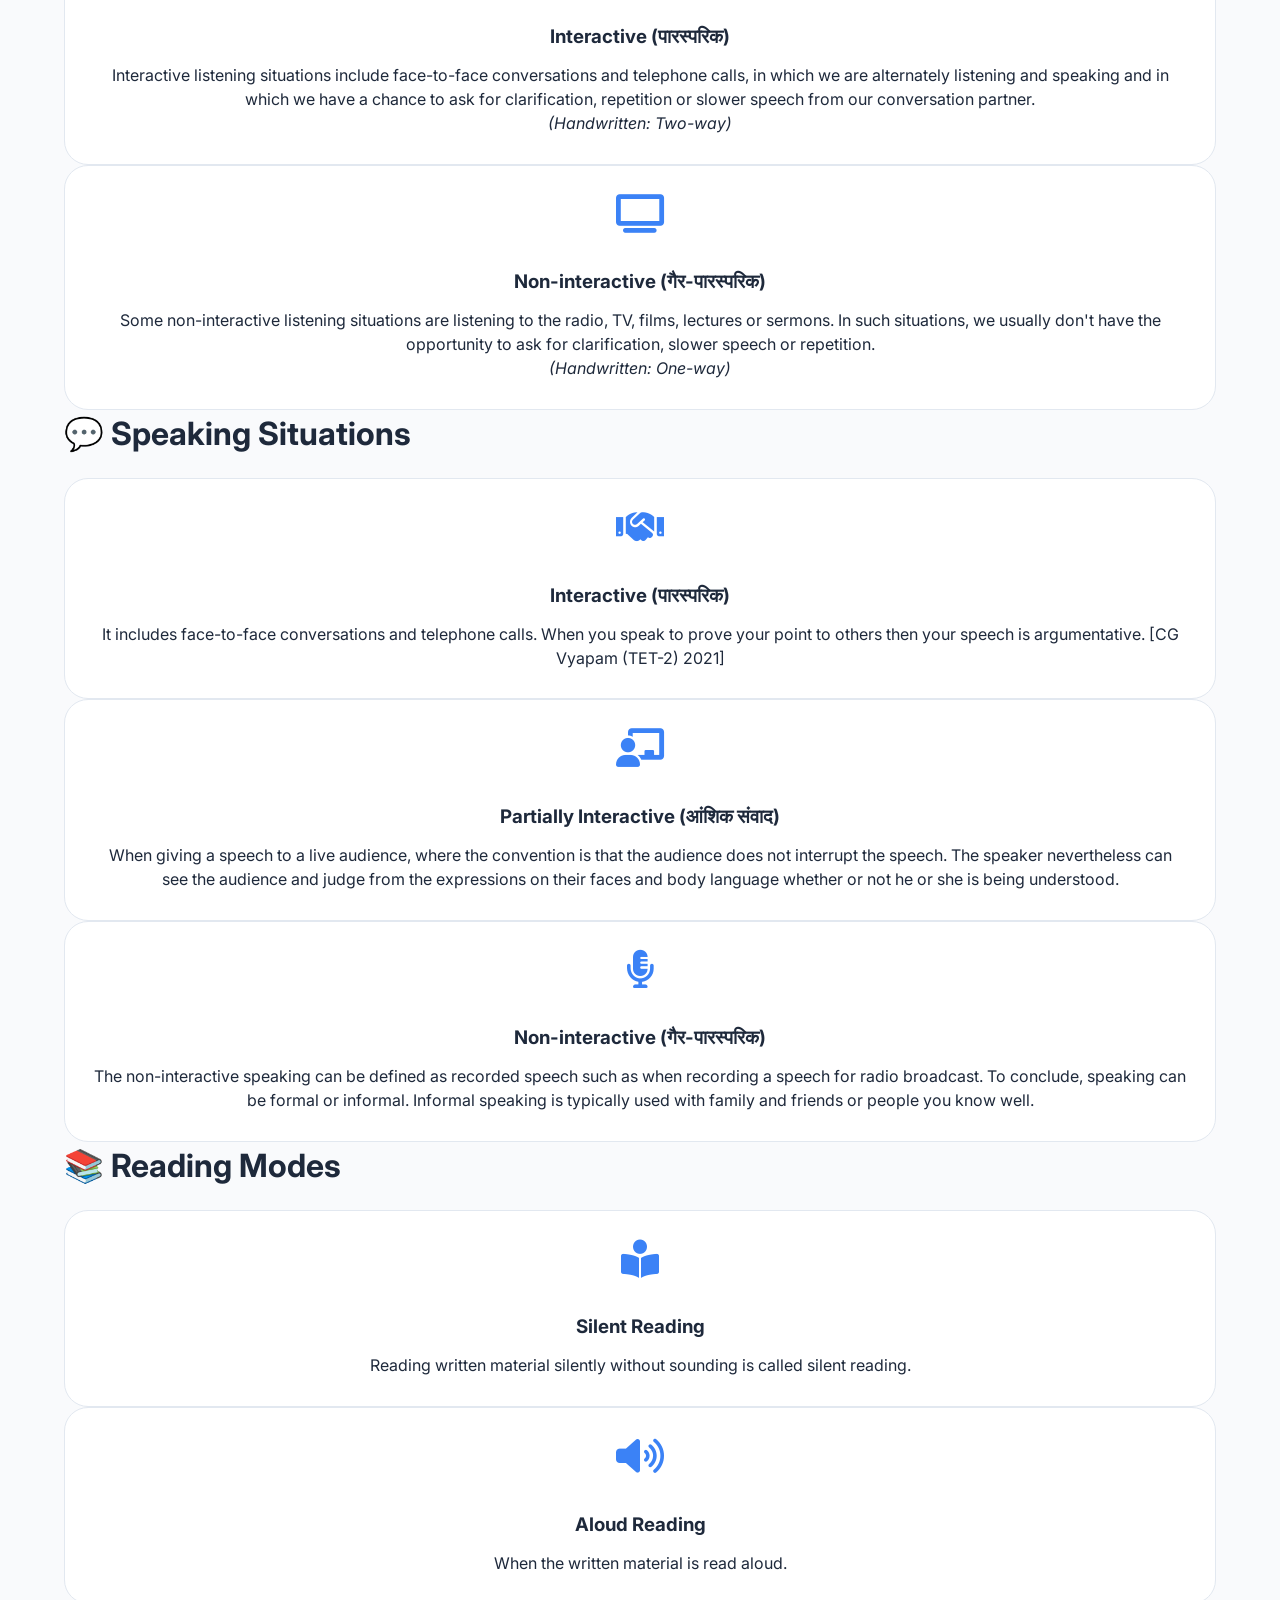
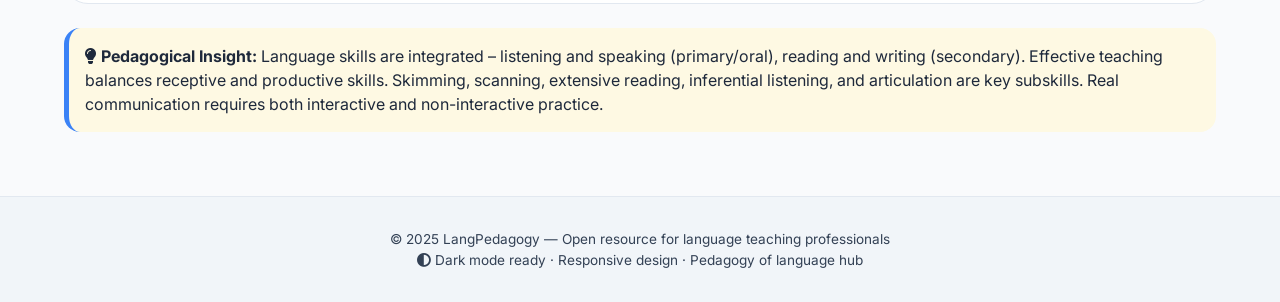
<file: chapter-6.html>
<!DOCTYPE html>
<html lang="en">
<head>
  <meta charset="UTF-8">
  <meta name="viewport" content="width=device-width, initial-scale=1.0, viewport-fit=cover">
  <title>Chapter 6: Language Skills | LangPedagogy</title>
  <link href="https://fonts.googleapis.com/css2?family=Inter:opsz,wght@14..32,300;400;500;600;700&display=swap" rel="stylesheet">
  <link rel="stylesheet" href="https://cdnjs.cloudflare.com/ajax/libs/font-awesome/6.0.0-beta3/css/all.min.css">
  <link rel="stylesheet" href="style.css">
</head>
<body>

  <!-- HEADER: Mobile Toggle Menu + Dark Mode -->
  <header class="site-header">
    <div class="container header-container">
      <div class="logo">
        <a href="index.html"><i class="fas fa-language"></i> LangPedagogy</a>
      </div>
      
      <button class="hamburger" id="hamburgerBtn" aria-label="Toggle navigation menu">
        <span class="bar"></span>
        <span class="bar"></span>
        <span class="bar"></span>
      </button>

      <nav class="nav-menu" id="navMenu">
        <ul class="nav-list">
          <li><a href="index.html">🏠 Home</a></li>
          <li><a href="about.html">📖 About</a></li>
          <li><a href="contact.html">✉️ Contact</a></li>
          <li><a href="chapter-1.html">📘 Ch 1</a></li>
          <li><a href="chapter-2.html">📗 Ch 2</a></li>
          <li><a href="chapter-3.html">📙 Ch 3</a></li>
          <li><a href="chapter-4.html">📕 Ch 4</a></li>
          <li><a href="chapter-5.html">📔 Ch 5</a></li>
          <li><a href="chapter-6.html">📒 Ch 6</a></li>
          <li><a href="chapter-7.html">📓 Ch 7</a></li>
          <li><a href="chapter-8.html">📖 Ch 8</a></li>
          <li><a href="chapter-9.html">📚 Ch 9</a></li>
        </ul>
      </nav>

      <button class="dark-toggle" id="darkModeToggle" aria-label="Dark mode">
        <i class="fas fa-moon"></i>
      </button>
    </div>
  </header>

  <main class="main-content">
    <div class="container">
      <span class="chapter-badge">📒 Chapter 6</span>
      <h1>Language Skills (भाषा कौशल)</h1>

      <!-- Basic Overview -->
      <div class="card">
        <ul>
          <li>The two components of language are grammar and vocabulary. [CG Vyapam (TET-3) 2012]</li>
          <li>Language functions are useful for expressing oneself effectively in a particular situation. [CG Vyapam (TEC) 2019]</li>
          <li>Teach reading and writing first, listening and speaking next. [CG Vyapam (TET-3) 2017]</li>
          <li>The four basic language skills are – Listening, Speaking, Reading, Writing. [CG Vyapam (TET-3) 2017] <br>
            <span class="tip-box" style="display: inline-block; margin-top: 0.5rem;">📝 Handwritten note: "J Primary skills", "L S R W"</span>
          </li>
          <li>Listening and speaking are known as primary skills. [CG Vyapam (TET-2) 2021]</li>
          <li>Language skills are best learnt by using them for communication. [CGVyapam (Asst. TEC) 2019]</li>
          <li>Learning of Grammar should be integrated with listening, speaking, reading, writing. [CGVyapam (Asst. TEC) 2019]</li>
        </ul>
      </div>

      <!-- Mode & Direction of Communication -->
      <h2>📡 Mode & Direction of Communication</h2>
      <div class="grid-2">
        <div class="info-card">
          <i class="fas fa-microphone-alt"></i>
          <h3>Oral Communication</h3>
          <p>The limitation of oral communication is that it is irreversible – what is said cannot be taken back. [CG Vyapam (TET-3) 2017]</p>
        </div>
        <div class="info-card">
          <i class="fas fa-pen"></i>
          <h3>Written Communication</h3>
          <p>[CG Vyapam (TET-3) 2021]</p>
        </div>
        <div class="info-card">
          <i class="fas fa-ear-listen"></i>
          <h3>Receptive skills</h3>
          <p>Listening and Reading [CG Vyapam (TET-3) 2019]</p>
        </div>
        <div class="info-card">
          <i class="fas fa-comment-dots"></i>
          <h3>Productive skills</h3>
          <p>Speaking and Writing [CG Vyapam (TET-3) 2019]</p>
        </div>
      </div>

      <!-- Listening Skills -->
      <h2>🎧 Listening Skills (श्रवण कौशल)</h2>
      <div class="card">
        <ul>
          <li>If a person draws conclusions after listening to a story it is termed as <strong>inferential listening</strong>. [CG Vyapam (TET-2) 2019]</li>
          <li>Listening is the ability to accurately receive and interpret messages in the communication process.</li>
          <li>Listening is key to all effective communication. Without the ability to listen effectively, messages are easily misunderstood. [CG Vyapam (TET-3) 2019]</li>
          <li>Listening skill is involved when we watch a TV show. [CG Vyapam (TET-2) 2017]</li>
          <li>As a result, communication breaks down and the sender of the message can easily become frustrated or irritated. [CG Vyapam (TET-2) 2017]</li>
          <li>The first objective of teaching English is to develop listening and speaking skills. [CG Vyapam (TET-3) 2017]</li>
          <li>Gathering only facts without trying to understand the content while listening is a barrier to effective listening skill. [CG Vyapam (TET-3) 2017]</li>
        </ul>
      </div>

      <!-- Speaking Skills -->
      <h2>🗣️ Speaking Skills (वाक् कौशल)</h2>
      <div class="card">
        <ul>
          <li>Oral skills are speech enhancers that are used to produce clear sentences that are intelligible to an audience.</li>
          <li>Oral skills are used to enhance the clarity of speech for effective communication.</li>
          <li>Communication is the transmission of messages and the correct interpretation of information between people.</li>
          <li>The effectiveness of speaking depends on the speaker's ability to use simple language. [CG Vyapam (TET-3) 2017]</li>
          <li><strong>Articulators</strong> – Any vocal organ that takes part in the production of a speech sound. The articulators are lip, tongue and teeth. [CG Vyapam (TET-3) 2017] <br> <em>The face is not an articulatory organ. [CG Vyapam (TET-3) 2017]</em></li>
          <li>To test the speaking ability of students, a teacher should ask them to narrate incidents or events. [CG Vyapam (TET-2) 2019]</li>
          <li>Narrating a story with proper stress and intonation is a subskill of speaking skill. [CG Vyapam (TET-2) 2019]</li>
          <li>A person is said to be a good speaker when he is able to convey ideas and feelings. [CG Vyapam (TET-3) 2019]</li>
          <li>The knowledge of paralinguistic attributes such as voice modulation and articulation helps to improve speaking skill. [CG Vyapam (TEC) 2019]</li>
        </ul>
      </div>

      <!-- Reading Skills -->
      <h2>📖 Reading Skills (पठन कौशल)</h2>
      <div class="card">
        <ul>
          <li>Reading a subject and acquiring its meaning is called reading skill. Instead of listening, reading skill leads to permanent knowledge.</li>
          <li>Reading longer text usually for one's own pleasure is known as <strong>extensive reading</strong> (विस्तृत अध्ययन). [CG Vyapam (TET-3) 2019]</li>
          <li>Reading and writing skills are involved when we summarize a paragraph. [CG Vyapam (TET-2) 2019]</li>
          <li><strong>Skimming</strong> is quickly running one's eyes over a text to get the gist of it (overview). [CG Vyapam (TET-2) 2019]</li>
          <li><strong>Scanning</strong> – A student reads fast looking for specific information in a manual. [CG Vyapam (TET-2) 2019]</li>
          <li>Fluency in reading means the ability to read a text with ease and expression.</li>
          <li>When we want to best writing skills we test the ability of students to present the matter in a well-organized manner. [CG Vyapam (TET-3) 2019]</li>
          <li>There are two types of reading: (i) Recitation, (ii) Silent reading.</li>
        </ul>
      </div>

      <!-- Writing Skill -->
      <h2>✍️ Writing Skill (लेखन कौशल)</h2>
      <div class="card">
        <ul>
          <li>Expressing your thoughts or things by writing is called writing skill.</li>
          <li>In this skill the language is stabilized and spelling or correctness is given utmost importance.</li>
          <li>Dictation does not test some problems of inflection (मोड). [CG Vyapam (TET-3) 2017]</li>
          <li>Indenting and punctuation are the sub skills of writing skills. [CG Vyapam (TET-3) 2019]</li>
          <li>Grammar in learning a language for communicating ideas verbally and in written form provides techniques for writing. [CG Vyapam (TET-3) 2017]</li>
        </ul>
      </div>

      <!-- Listening Situations -->
      <h2>🎤 Listening Situations</h2>
      <div class="grid-2">
        <div class="info-card">
          <i class="fas fa-comments"></i>
          <h3>Interactive (पारस्परिक)</h3>
          <p>Interactive listening situations include face-to-face conversations and telephone calls, in which we are alternately listening and speaking and in which we have a chance to ask for clarification, repetition or slower speech from our conversation partner. <br> <em>(Handwritten: Two-way)</em></p>
        </div>
        <div class="info-card">
          <i class="fas fa-tv"></i>
          <h3>Non-interactive (गैर-पारस्परिक)</h3>
          <p>Some non-interactive listening situations are listening to the radio, TV, films, lectures or sermons. In such situations, we usually don't have the opportunity to ask for clarification, slower speech or repetition. <br> <em>(Handwritten: One-way)</em></p>
        </div>
      </div>

      <!-- Speaking Situations -->
      <h2>💬 Speaking Situations</h2>
      <div class="grid-2">
        <div class="info-card">
          <i class="fas fa-handshake"></i>
          <h3>Interactive (पारस्परिक)</h3>
          <p>It includes face-to-face conversations and telephone calls. When you speak to prove your point to others then your speech is argumentative. [CG Vyapam (TET-2) 2021]</p>
        </div>
        <div class="info-card">
          <i class="fas fa-chalkboard-teacher"></i>
          <h3>Partially Interactive (आंशिक संवाद)</h3>
          <p>When giving a speech to a live audience, where the convention is that the audience does not interrupt the speech. The speaker nevertheless can see the audience and judge from the expressions on their faces and body language whether or not he or she is being understood.</p>
        </div>
        <div class="info-card">
          <i class="fas fa-microphone-alt"></i>
          <h3>Non-interactive (गैर-पारस्परिक)</h3>
          <p>The non-interactive speaking can be defined as recorded speech such as when recording a speech for radio broadcast. To conclude, speaking can be formal or informal. Informal speaking is typically used with family and friends or people you know well.</p>
        </div>
      </div>

      <!-- Types of Reading -->
      <h2>📚 Reading Modes</h2>
      <div class="grid-2">
        <div class="info-card">
          <i class="fas fa-book-reader"></i>
          <h3>Silent Reading</h3>
          <p>Reading written material silently without sounding is called silent reading.</p>
        </div>
        <div class="info-card">
          <i class="fas fa-volume-up"></i>
          <h3>Aloud Reading</h3>
          <p>When the written material is read aloud.</p>
        </div>
      </div>

      <div class="tip-box">
        <i class="fas fa-lightbulb"></i> <strong>Pedagogical Insight:</strong> Language skills are integrated – listening and speaking (primary/oral), reading and writing (secondary). Effective teaching balances receptive and productive skills. Skimming, scanning, extensive reading, inferential listening, and articulation are key subskills. Real communication requires both interactive and non-interactive practice.
      </div>
    </div>
  </main>

  <footer class="site-footer">
    <div class="container footer-inner">
      <p>© 2025 LangPedagogy — Open resource for language teaching professionals</p>
      <p><i class="fas fa-adjust"></i> Dark mode ready · Responsive design · Pedagogy of language hub</p>
    </div>
  </footer>

  <script src="script.js"></script>
</body>
</html>
</file>
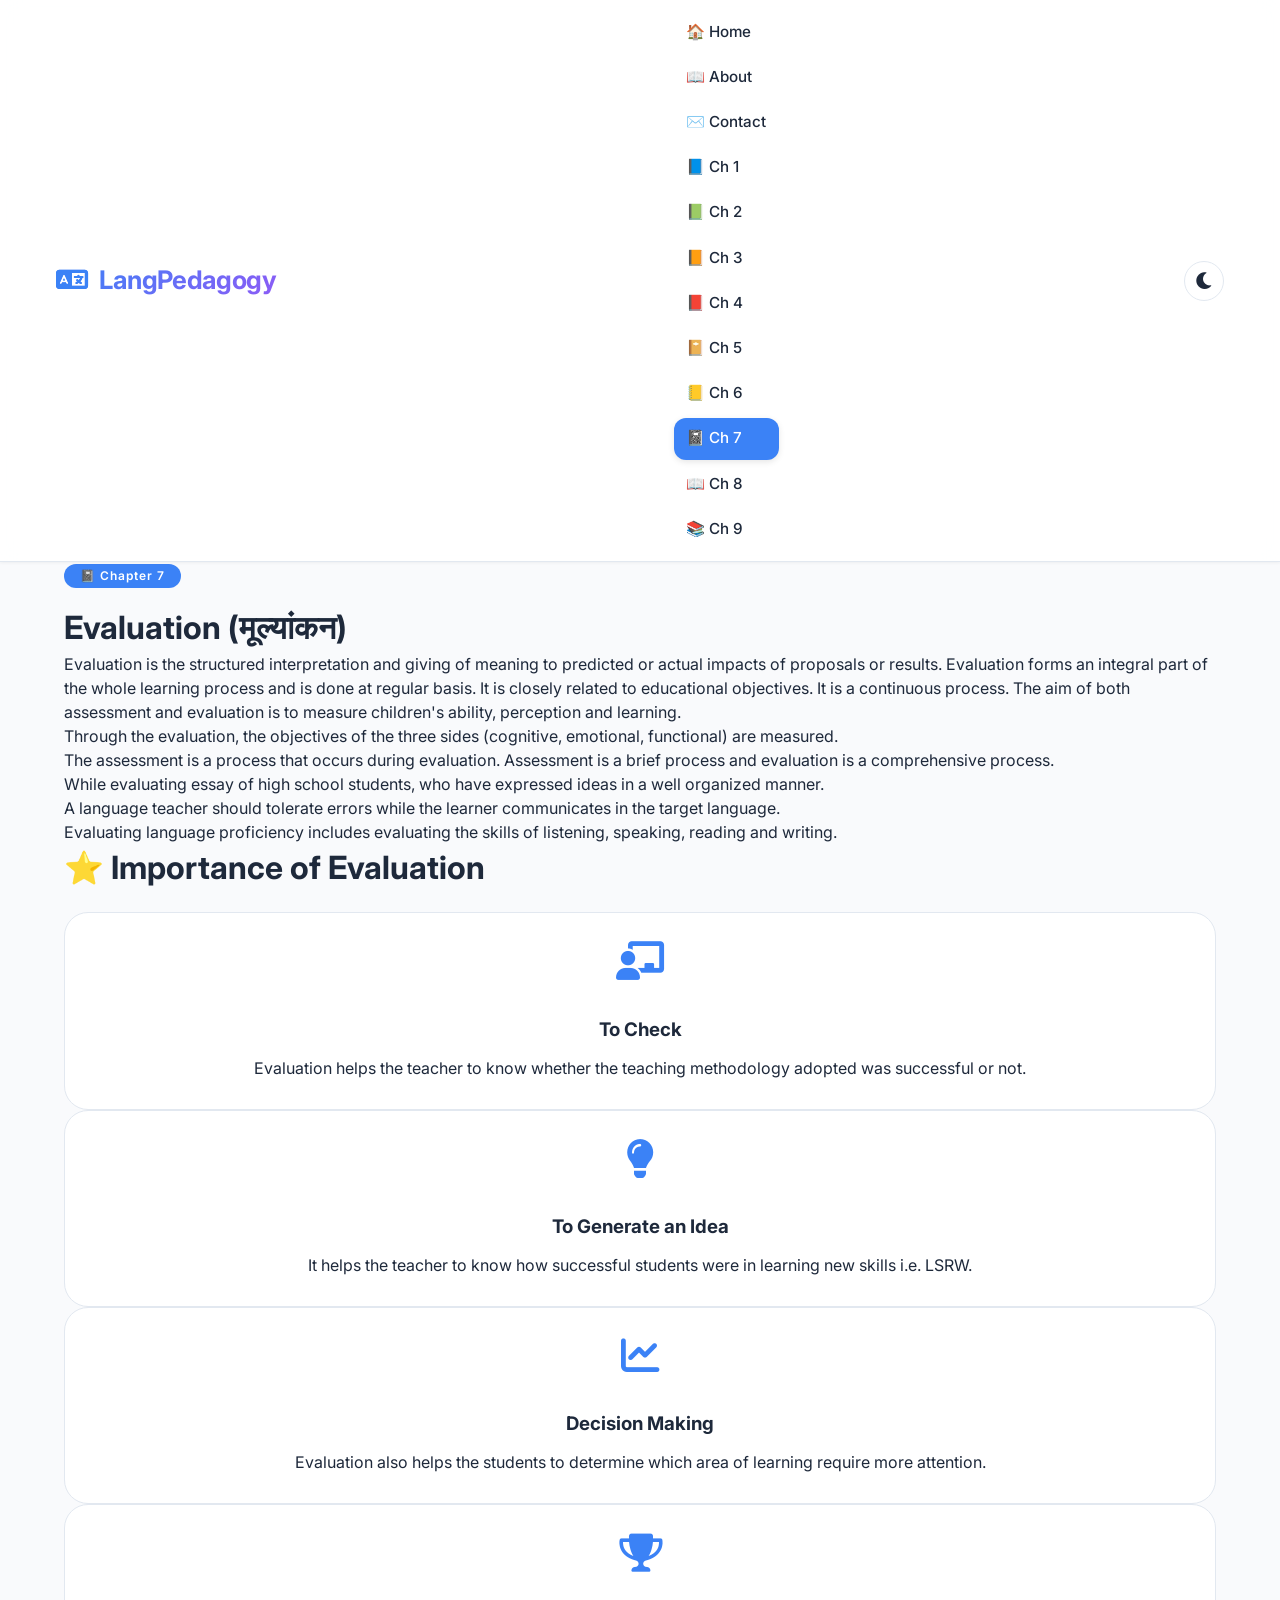
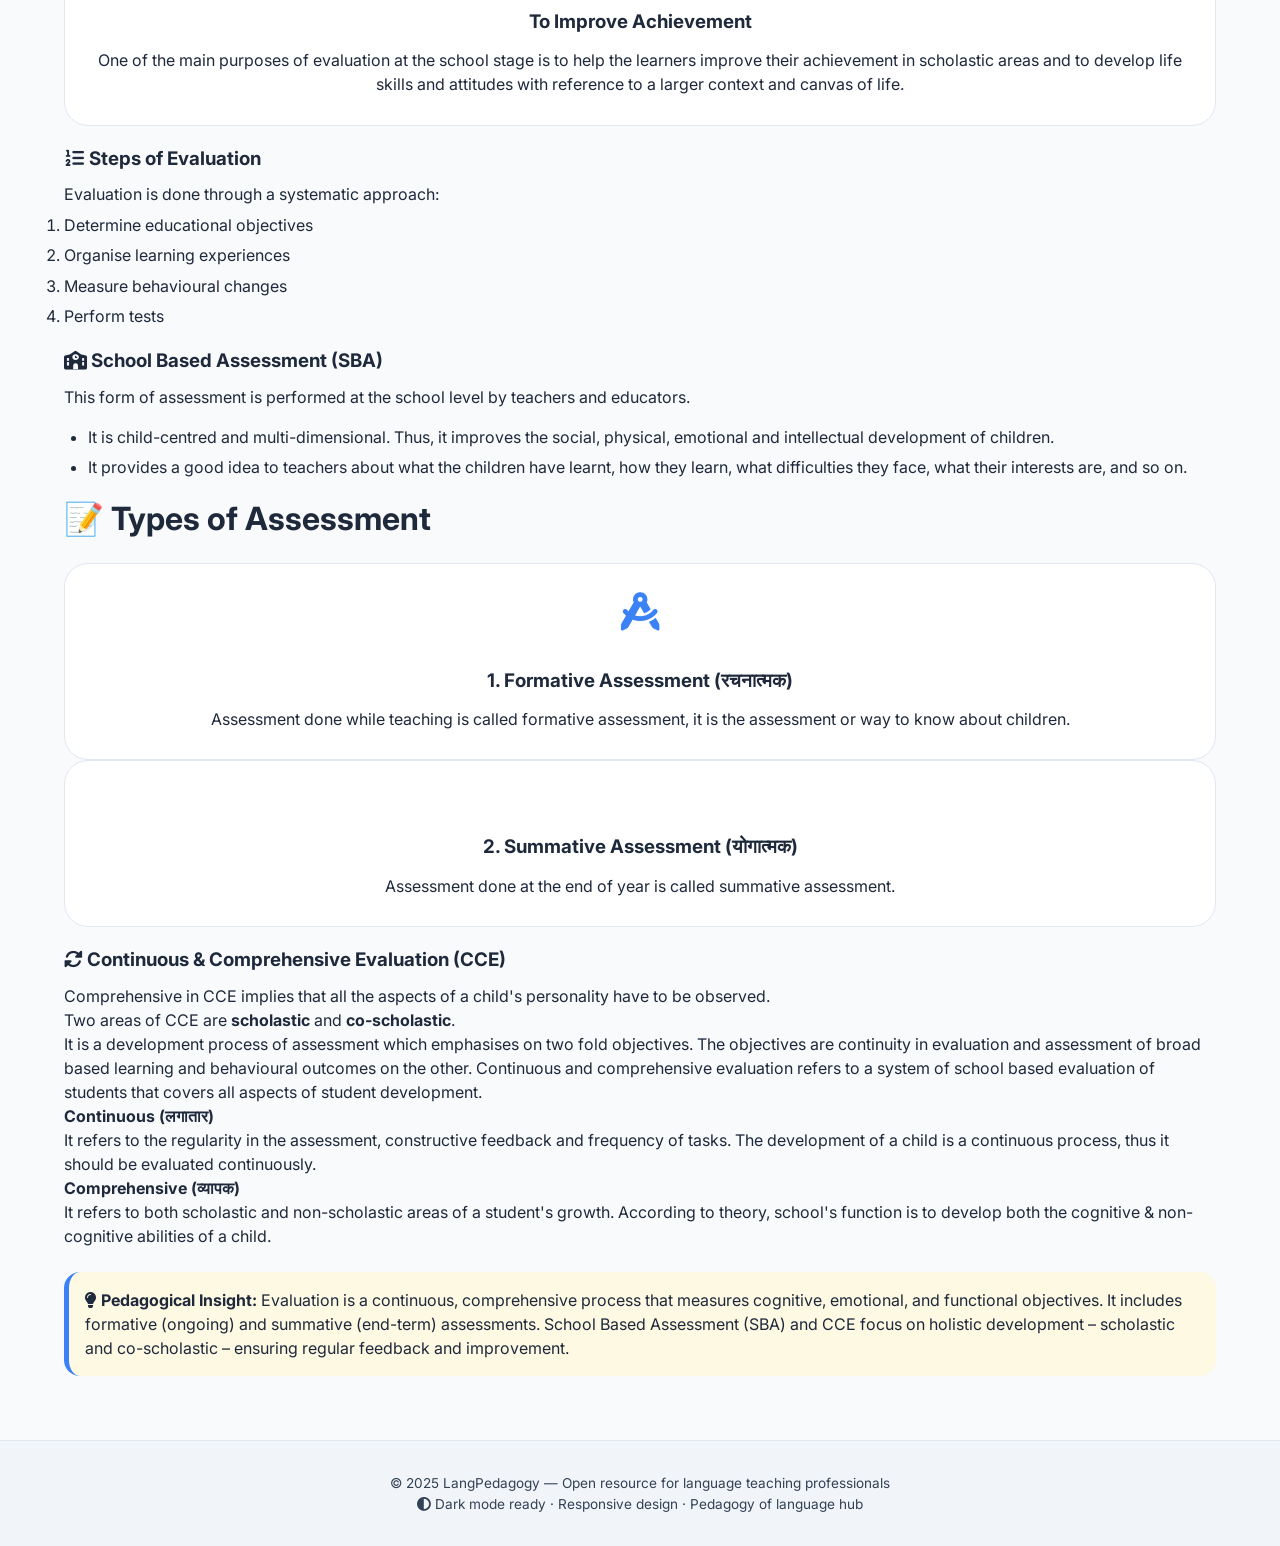
<file: chapter-7.html>
<!DOCTYPE html>
<html lang="en">
<head>
  <meta charset="UTF-8">
  <meta name="viewport" content="width=device-width, initial-scale=1.0, viewport-fit=cover">
  <title>Chapter 7: Evaluation | LangPedagogy</title>
  <link href="https://fonts.googleapis.com/css2?family=Inter:opsz,wght@14..32,300;400;500;600;700&display=swap" rel="stylesheet">
  <link rel="stylesheet" href="https://cdnjs.cloudflare.com/ajax/libs/font-awesome/6.0.0-beta3/css/all.min.css">
  <link rel="stylesheet" href="style.css">
</head>
<body>

  <!-- HEADER: Mobile Toggle Menu + Dark Mode -->
  <header class="site-header">
    <div class="container header-container">
      <div class="logo">
        <a href="index.html"><i class="fas fa-language"></i> LangPedagogy</a>
      </div>
      
      <button class="hamburger" id="hamburgerBtn" aria-label="Toggle navigation menu">
        <span class="bar"></span>
        <span class="bar"></span>
        <span class="bar"></span>
      </button>

      <nav class="nav-menu" id="navMenu">
        <ul class="nav-list">
          <li><a href="index.html">🏠 Home</a></li>
          <li><a href="about.html">📖 About</a></li>
          <li><a href="contact.html">✉️ Contact</a></li>
          <li><a href="chapter-1.html">📘 Ch 1</a></li>
          <li><a href="chapter-2.html">📗 Ch 2</a></li>
          <li><a href="chapter-3.html">📙 Ch 3</a></li>
          <li><a href="chapter-4.html">📕 Ch 4</a></li>
          <li><a href="chapter-5.html">📔 Ch 5</a></li>
          <li><a href="chapter-6.html">📒 Ch 6</a></li>
          <li><a href="chapter-7.html">📓 Ch 7</a></li>
          <li><a href="chapter-8.html">📖 Ch 8</a></li>
          <li><a href="chapter-9.html">📚 Ch 9</a></li>
        </ul>
      </nav>

      <button class="dark-toggle" id="darkModeToggle" aria-label="Dark mode">
        <i class="fas fa-moon"></i>
      </button>
    </div>
  </header>

  <main class="main-content">
    <div class="container">
      <span class="chapter-badge">📓 Chapter 7</span>
      <h1>Evaluation (मूल्यांकन)</h1>

      <!-- Introduction -->
      <div class="card">
        <p>Evaluation is the structured interpretation and giving of meaning to predicted or actual impacts of proposals or results. Evaluation forms an integral part of the whole learning process and is done at regular basis. It is closely related to educational objectives. It is a continuous process. The aim of both assessment and evaluation is to measure children's ability, perception and learning.</p>
        <p>Through the evaluation, the objectives of the three sides (cognitive, emotional, functional) are measured.</p>
        <p>The assessment is a process that occurs during evaluation. Assessment is a brief process and evaluation is a comprehensive process.</p>
        <p>While evaluating essay of high school students, who have expressed ideas in a well organized manner.</p>
        <p>A language teacher should tolerate errors while the learner communicates in the target language.</p>
        <p>Evaluating language proficiency includes evaluating the skills of listening, speaking, reading and writing.</p>
      </div>

      <!-- Importance of Evaluation -->
      <h2>⭐ Importance of Evaluation</h2>
      <div class="grid-2">
        <div class="info-card">
          <i class="fas fa-chalkboard-teacher"></i>
          <h3>To Check</h3>
          <p>Evaluation helps the teacher to know whether the teaching methodology adopted was successful or not.</p>
        </div>
        <div class="info-card">
          <i class="fas fa-lightbulb"></i>
          <h3>To Generate an Idea</h3>
          <p>It helps the teacher to know how successful students were in learning new skills i.e. LSRW.</p>
        </div>
        <div class="info-card">
          <i class="fas fa-chart-line"></i>
          <h3>Decision Making</h3>
          <p>Evaluation also helps the students to determine which area of learning require more attention.</p>
        </div>
        <div class="info-card">
          <i class="fas fa-trophy"></i>
          <h3>To Improve Achievement</h3>
          <p>One of the main purposes of evaluation at the school stage is to help the learners improve their achievement in scholastic areas and to develop life skills and attitudes with reference to a larger context and canvas of life.</p>
        </div>
      </div>

      <!-- Steps of Evaluation -->
      <div class="card">
        <h3><i class="fas fa-list-ol"></i> Steps of Evaluation</h3>
        <p>Evaluation is done through a systematic approach:</p>
        <ol>
          <li>Determine educational objectives</li>
          <li>Organise learning experiences</li>
          <li>Measure behavioural changes</li>
          <li>Perform tests</li>
        </ol>
      </div>

      <!-- School Based Assessment (SBA) -->
      <div class="card">
        <h3><i class="fas fa-school"></i> School Based Assessment (SBA)</h3>
        <p>This form of assessment is performed at the school level by teachers and educators.</p>
        <ul>
          <li>It is child-centred and multi-dimensional. Thus, it improves the social, physical, emotional and intellectual development of children.</li>
          <li>It provides a good idea to teachers about what the children have learnt, how they learn, what difficulties they face, what their interests are, and so on.</li>
        </ul>
      </div>

      <!-- Types of Assessment -->
      <h2>📝 Types of Assessment</h2>
      <div class="grid-2">
        <div class="info-card">
          <i class="fas fa-drafting-compass"></i>
          <h3>1. Formative Assessment (रचनात्मक)</h3>
          <p>Assessment done while teaching is called formative assessment, it is the assessment or way to know about children.</p>
        </div>
        <div class="info-card">
          <i class="fas fa-chart-simple"></i>
          <h3>2. Summative Assessment (योगात्मक)</h3>
          <p>Assessment done at the end of year is called summative assessment.</p>
        </div>
      </div>

      <!-- Continuous & Comprehensive Evaluation (CCE) -->
      <div class="card">
        <h3><i class="fas fa-sync-alt"></i> Continuous & Comprehensive Evaluation (CCE)</h3>
        <p>Comprehensive in CCE implies that all the aspects of a child's personality have to be observed.</p>
        <p>Two areas of CCE are <strong>scholastic</strong> and <strong>co-scholastic</strong>.</p>
        <p>It is a development process of assessment which emphasises on two fold objectives. The objectives are continuity in evaluation and assessment of broad based learning and behavioural outcomes on the other. Continuous and comprehensive evaluation refers to a system of school based evaluation of students that covers all aspects of student development.</p>
        
        <h4>Continuous (लगातार)</h4>
        <p>It refers to the regularity in the assessment, constructive feedback and frequency of tasks. The development of a child is a continuous process, thus it should be evaluated continuously.</p>
        
        <h4>Comprehensive (व्यापक)</h4>
        <p>It refers to both scholastic and non-scholastic areas of a student's growth. According to theory, school's function is to develop both the cognitive & non-cognitive abilities of a child.</p>
      </div>

      <div class="tip-box">
        <i class="fas fa-lightbulb"></i> <strong>Pedagogical Insight:</strong> Evaluation is a continuous, comprehensive process that measures cognitive, emotional, and functional objectives. It includes formative (ongoing) and summative (end-term) assessments. School Based Assessment (SBA) and CCE focus on holistic development – scholastic and co-scholastic – ensuring regular feedback and improvement.
      </div>
    </div>
  </main>

  <footer class="site-footer">
    <div class="container footer-inner">
      <p>© 2025 LangPedagogy — Open resource for language teaching professionals</p>
      <p><i class="fas fa-adjust"></i> Dark mode ready · Responsive design · Pedagogy of language hub</p>
    </div>
  </footer>

  <script src="script.js"></script>
</body>
</html>
</file>
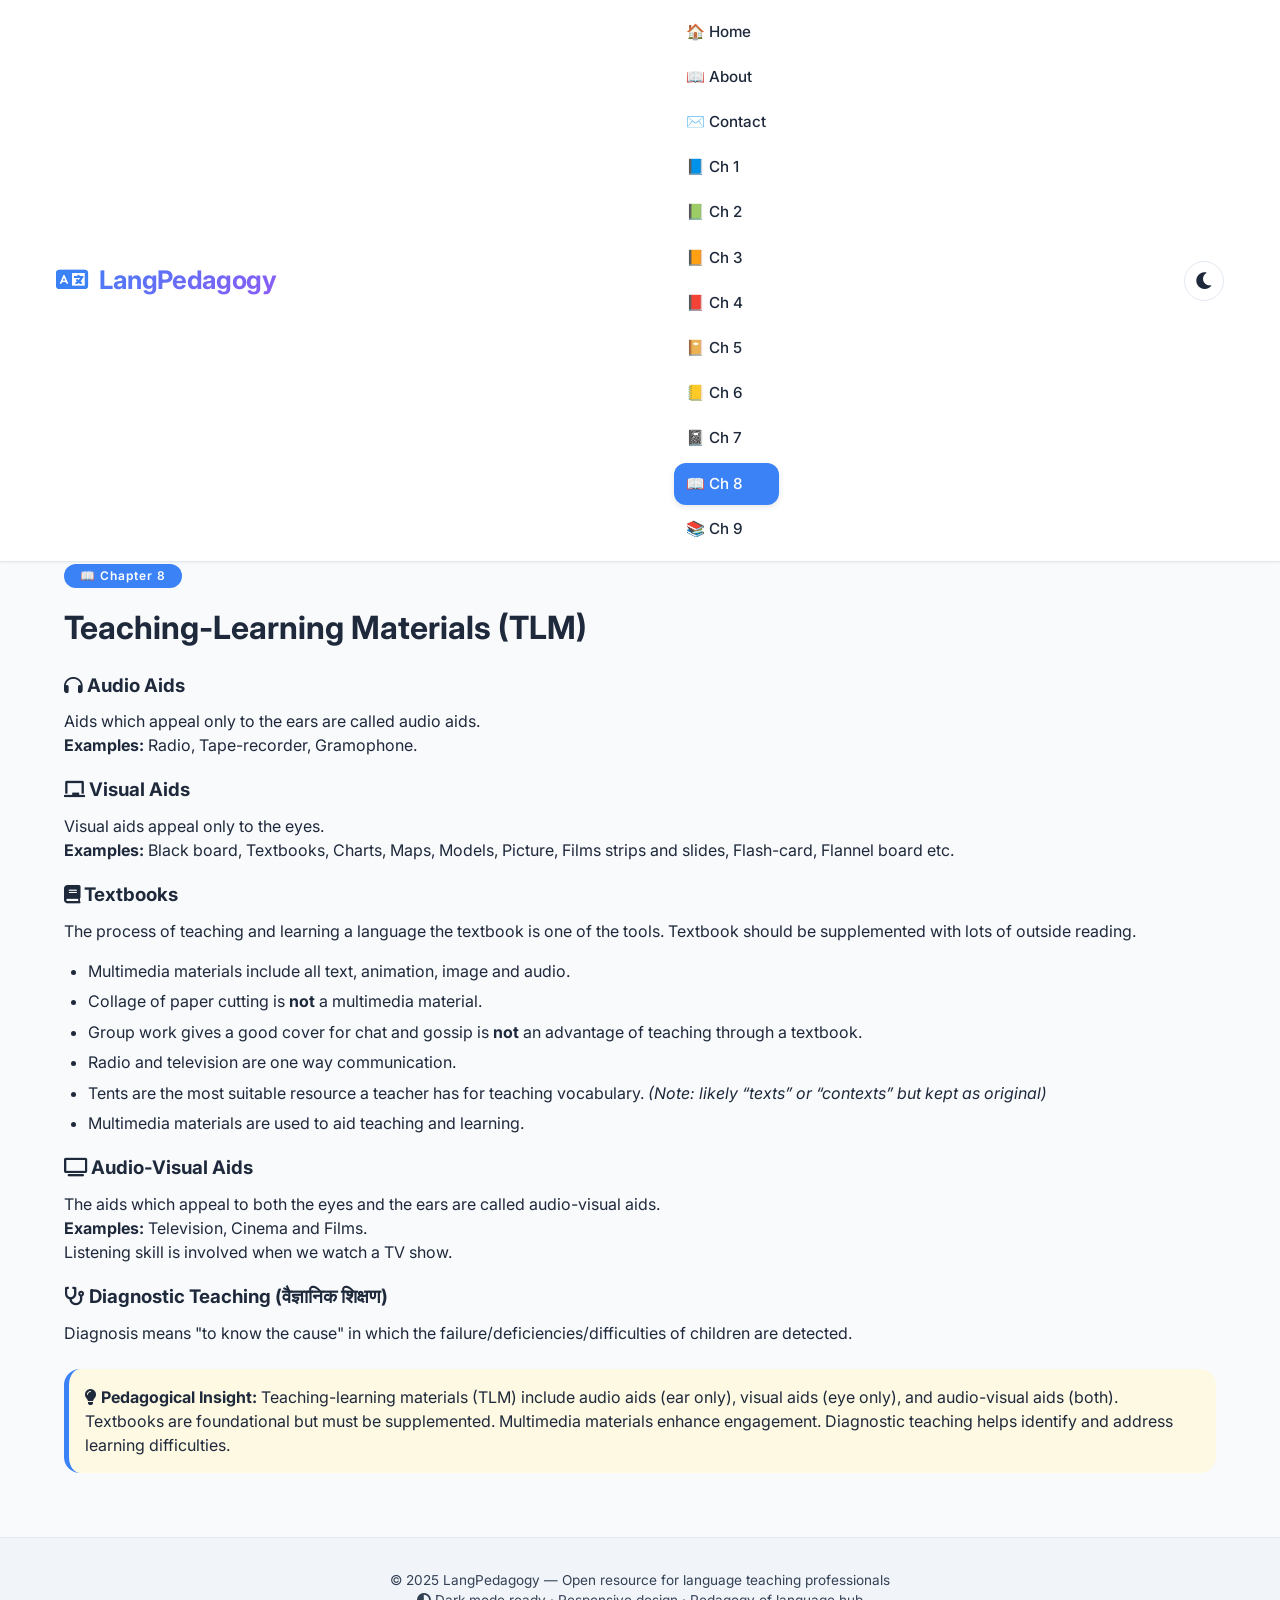
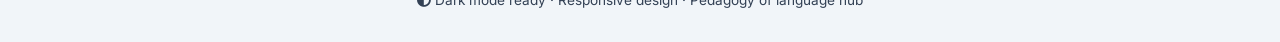
<file: chapter-8.html>
<!DOCTYPE html>
<html lang="en">
<head>
  <meta charset="UTF-8">
  <meta name="viewport" content="width=device-width, initial-scale=1.0, viewport-fit=cover">
  <title>Chapter 8: Teaching-Learning Materials (TLM) | LangPedagogy</title>
  <link href="https://fonts.googleapis.com/css2?family=Inter:opsz,wght@14..32,300;400;500;600;700&display=swap" rel="stylesheet">
  <link rel="stylesheet" href="https://cdnjs.cloudflare.com/ajax/libs/font-awesome/6.0.0-beta3/css/all.min.css">
  <link rel="stylesheet" href="style.css">
</head>
<body>

  <!-- HEADER: Mobile Toggle Menu + Dark Mode -->
  <header class="site-header">
    <div class="container header-container">
      <div class="logo">
        <a href="index.html"><i class="fas fa-language"></i> LangPedagogy</a>
      </div>
      
      <button class="hamburger" id="hamburgerBtn" aria-label="Toggle navigation menu">
        <span class="bar"></span>
        <span class="bar"></span>
        <span class="bar"></span>
      </button>

      <nav class="nav-menu" id="navMenu">
        <ul class="nav-list">
          <li><a href="index.html">🏠 Home</a></li>
          <li><a href="about.html">📖 About</a></li>
          <li><a href="contact.html">✉️ Contact</a></li>
          <li><a href="chapter-1.html">📘 Ch 1</a></li>
          <li><a href="chapter-2.html">📗 Ch 2</a></li>
          <li><a href="chapter-3.html">📙 Ch 3</a></li>
          <li><a href="chapter-4.html">📕 Ch 4</a></li>
          <li><a href="chapter-5.html">📔 Ch 5</a></li>
          <li><a href="chapter-6.html">📒 Ch 6</a></li>
          <li><a href="chapter-7.html">📓 Ch 7</a></li>
          <li><a href="chapter-8.html">📖 Ch 8</a></li>
          <li><a href="chapter-9.html">📚 Ch 9</a></li>
        </ul>
      </nav>

      <button class="dark-toggle" id="darkModeToggle" aria-label="Dark mode">
        <i class="fas fa-moon"></i>
      </button>
    </div>
  </header>

  <main class="main-content">
    <div class="container">
      <span class="chapter-badge">📖 Chapter 8</span>
      <h1>Teaching-Learning Materials (TLM)</h1>

      <!-- Audio Aids -->
      <div class="card">
        <h3><i class="fas fa-headphones"></i> Audio Aids</h3>
        <p>Aids which appeal only to the ears are called audio aids.</p>
        <p><strong>Examples:</strong> Radio, Tape-recorder, Gramophone.</p>
      </div>

      <!-- Visual Aids -->
      <div class="card">
        <h3><i class="fas fa-chalkboard"></i> Visual Aids</h3>
        <p>Visual aids appeal only to the eyes.</p>
        <p><strong>Examples:</strong> Black board, Textbooks, Charts, Maps, Models, Picture, Films strips and slides, Flash-card, Flannel board etc.</p>
      </div>

      <!-- Textbooks and Multimedia -->
      <div class="card">
        <h3><i class="fas fa-book"></i> Textbooks</h3>
        <p>The process of teaching and learning a language the textbook is one of the tools. Textbook should be supplemented with lots of outside reading.</p>
        <ul>
          <li>Multimedia materials include all text, animation, image and audio.</li>
          <li>Collage of paper cutting is <strong>not</strong> a multimedia material.</li>
          <li>Group work gives a good cover for chat and gossip is <strong>not</strong> an advantage of teaching through a textbook.</li>
          <li>Radio and television are one way communication.</li>
          <li>Tents are the most suitable resource a teacher has for teaching vocabulary. <em>(Note: likely “texts” or “contexts” but kept as original)</em></li>
          <li>Multimedia materials are used to aid teaching and learning.</li>
        </ul>
      </div>

      <!-- Audio-Visual Aids -->
      <div class="card">
        <h3><i class="fas fa-tv"></i> Audio-Visual Aids</h3>
        <p>The aids which appeal to both the eyes and the ears are called audio-visual aids.</p>
        <p><strong>Examples:</strong> Television, Cinema and Films.</p>
        <p>Listening skill is involved when we watch a TV show.</p>
      </div>

      <!-- Diagnostic Teaching -->
      <div class="card">
        <h3><i class="fas fa-stethoscope"></i> Diagnostic Teaching (वैज्ञानिक शिक्षण)</h3>
        <p>Diagnosis means "to know the cause" in which the failure/deficiencies/difficulties of children are detected.</p>
      </div>

      <!-- Summary / Tip box -->
      <div class="tip-box">
        <i class="fas fa-lightbulb"></i> <strong>Pedagogical Insight:</strong> Teaching-learning materials (TLM) include audio aids (ear only), visual aids (eye only), and audio-visual aids (both). Textbooks are foundational but must be supplemented. Multimedia materials enhance engagement. Diagnostic teaching helps identify and address learning difficulties.
      </div>
    </div>
  </main>

  <footer class="site-footer">
    <div class="container footer-inner">
      <p>© 2025 LangPedagogy — Open resource for language teaching professionals</p>
      <p><i class="fas fa-adjust"></i> Dark mode ready · Responsive design · Pedagogy of language hub</p>
    </div>
  </footer>

  <script src="script.js"></script>
</body>
</html>
</file>
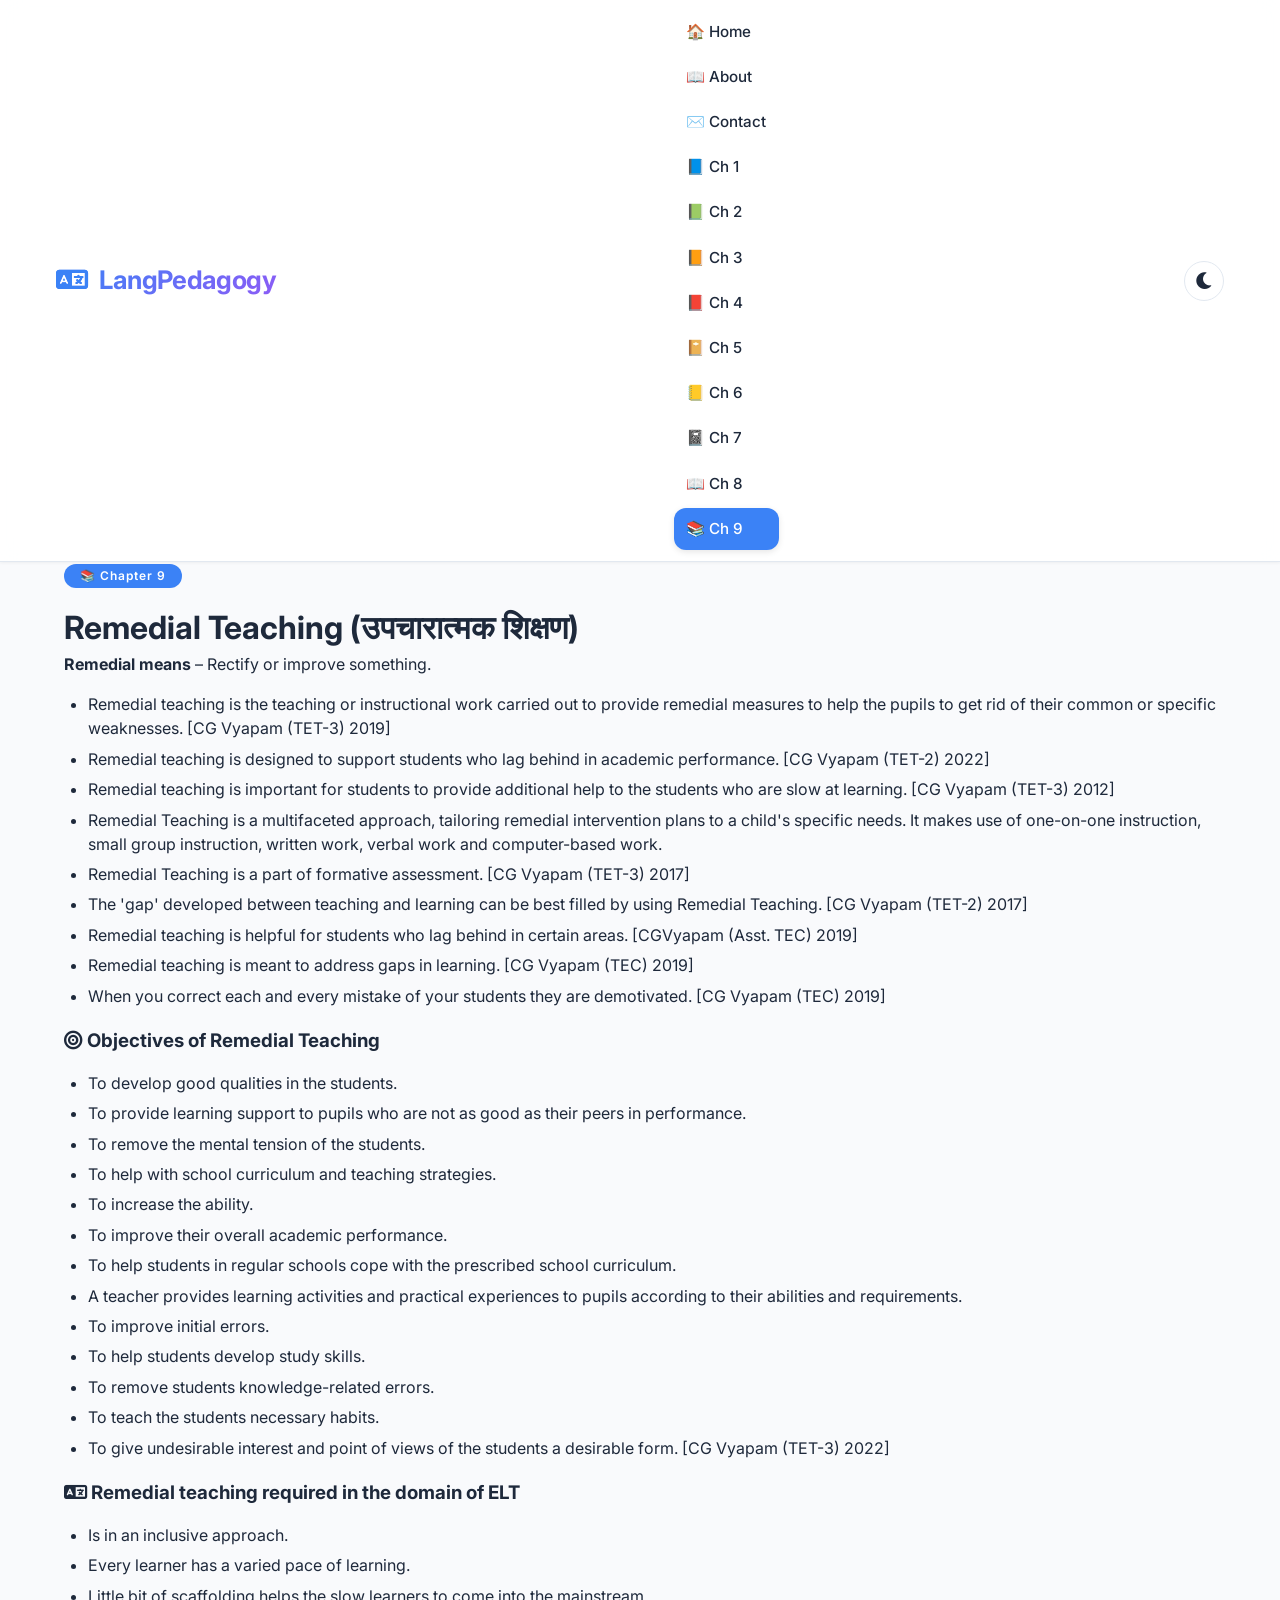
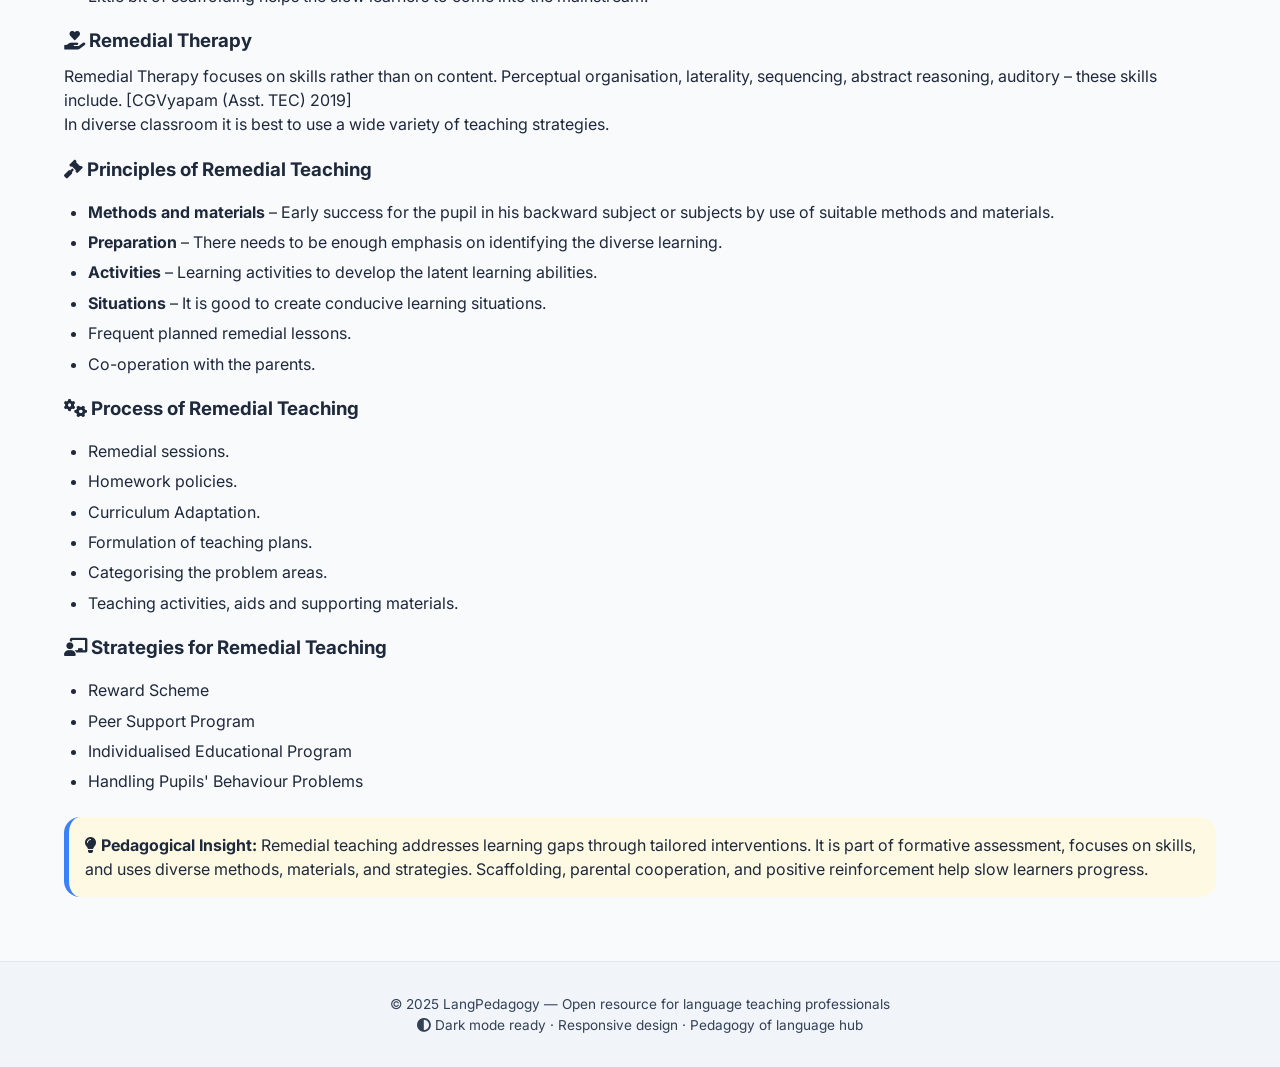
<file: chapter-9.html>
<!DOCTYPE html>
<html lang="en">
<head>
  <meta charset="UTF-8">
  <meta name="viewport" content="width=device-width, initial-scale=1.0, viewport-fit=cover">
  <title>Chapter 9: Remedial Teaching | LangPedagogy</title>
  <link href="https://fonts.googleapis.com/css2?family=Inter:opsz,wght@14..32,300;400;500;600;700&display=swap" rel="stylesheet">
  <link rel="stylesheet" href="https://cdnjs.cloudflare.com/ajax/libs/font-awesome/6.0.0-beta3/css/all.min.css">
  <link rel="stylesheet" href="style.css">
</head>
<body>

  <!-- HEADER: Mobile Toggle Menu + Dark Mode -->
  <header class="site-header">
    <div class="container header-container">
      <div class="logo">
        <a href="index.html"><i class="fas fa-language"></i> LangPedagogy</a>
      </div>
      
      <button class="hamburger" id="hamburgerBtn" aria-label="Toggle navigation menu">
        <span class="bar"></span>
        <span class="bar"></span>
        <span class="bar"></span>
      </button>

      <nav class="nav-menu" id="navMenu">
        <ul class="nav-list">
          <li><a href="index.html">🏠 Home</a></li>
          <li><a href="about.html">📖 About</a></li>
          <li><a href="contact.html">✉️ Contact</a></li>
          <li><a href="chapter-1.html">📘 Ch 1</a></li>
          <li><a href="chapter-2.html">📗 Ch 2</a></li>
          <li><a href="chapter-3.html">📙 Ch 3</a></li>
          <li><a href="chapter-4.html">📕 Ch 4</a></li>
          <li><a href="chapter-5.html">📔 Ch 5</a></li>
          <li><a href="chapter-6.html">📒 Ch 6</a></li>
          <li><a href="chapter-7.html">📓 Ch 7</a></li>
          <li><a href="chapter-8.html">📖 Ch 8</a></li>
          <li><a href="chapter-9.html">📚 Ch 9</a></li>
        </ul>
      </nav>

      <button class="dark-toggle" id="darkModeToggle" aria-label="Dark mode">
        <i class="fas fa-moon"></i>
      </button>
    </div>
  </header>

  <main class="main-content">
    <div class="container">
      <span class="chapter-badge">📚 Chapter 9</span>
      <h1>Remedial Teaching (उपचारात्मक शिक्षण)</h1>

      <!-- Remedial Teaching Definition -->
      <div class="card">
        <p><strong>Remedial means</strong> – Rectify or improve something.</p>
        <ul>
          <li>Remedial teaching is the teaching or instructional work carried out to provide remedial measures to help the pupils to get rid of their common or specific weaknesses. [CG Vyapam (TET-3) 2019]</li>
          <li>Remedial teaching is designed to support students who lag behind in academic performance. [CG Vyapam (TET-2) 2022]</li>
          <li>Remedial teaching is important for students to provide additional help to the students who are slow at learning. [CG Vyapam (TET-3) 2012]</li>
          <li>Remedial Teaching is a multifaceted approach, tailoring remedial intervention plans to a child's specific needs. It makes use of one-on-one instruction, small group instruction, written work, verbal work and computer-based work.</li>
          <li>Remedial Teaching is a part of formative assessment. [CG Vyapam (TET-3) 2017]</li>
          <li>The 'gap' developed between teaching and learning can be best filled by using Remedial Teaching. [CG Vyapam (TET-2) 2017]</li>
          <li>Remedial teaching is helpful for students who lag behind in certain areas. [CGVyapam (Asst. TEC) 2019]</li>
          <li>Remedial teaching is meant to address gaps in learning. [CG Vyapam (TEC) 2019]</li>
          <li>When you correct each and every mistake of your students they are demotivated. [CG Vyapam (TEC) 2019]</li>
        </ul>
      </div>

      <!-- Objectives -->
      <div class="card">
        <h3><i class="fas fa-bullseye"></i> Objectives of Remedial Teaching</h3>
        <ul>
          <li>To develop good qualities in the students.</li>
          <li>To provide learning support to pupils who are not as good as their peers in performance.</li>
          <li>To remove the mental tension of the students.</li>
          <li>To help with school curriculum and teaching strategies.</li>
          <li>To increase the ability.</li>
          <li>To improve their overall academic performance.</li>
          <li>To help students in regular schools cope with the prescribed school curriculum.</li>
          <li>A teacher provides learning activities and practical experiences to pupils according to their abilities and requirements.</li>
          <li>To improve initial errors.</li>
          <li>To help students develop study skills.</li>
          <li>To remove students knowledge-related errors.</li>
          <li>To teach the students necessary habits.</li>
          <li>To give undesirable interest and point of views of the students a desirable form. [CG Vyapam (TET-3) 2022]</li>
        </ul>
      </div>

      <!-- Remedial teaching in ELT -->
      <div class="card">
        <h3><i class="fas fa-language"></i> Remedial teaching required in the domain of ELT</h3>
        <ul>
          <li>Is in an inclusive approach.</li>
          <li>Every learner has a varied pace of learning.</li>
          <li>Little bit of scaffolding helps the slow learners to come into the mainstream.</li>
        </ul>
      </div>

      <!-- Remedial Therapy -->
      <div class="card">
        <h3><i class="fas fa-hand-holding-heart"></i> Remedial Therapy</h3>
        <p>Remedial Therapy focuses on skills rather than on content. Perceptual organisation, laterality, sequencing, abstract reasoning, auditory – these skills include. [CGVyapam (Asst. TEC) 2019]</p>
        <p>In diverse classroom it is best to use a wide variety of teaching strategies.</p>
      </div>

      <!-- Principles -->
      <div class="card">
        <h3><i class="fas fa-gavel"></i> Principles of Remedial Teaching</h3>
        <ul>
          <li><strong>Methods and materials</strong> – Early success for the pupil in his backward subject or subjects by use of suitable methods and materials.</li>
          <li><strong>Preparation</strong> – There needs to be enough emphasis on identifying the diverse learning.</li>
          <li><strong>Activities</strong> – Learning activities to develop the latent learning abilities.</li>
          <li><strong>Situations</strong> – It is good to create conducive learning situations.</li>
          <li>Frequent planned remedial lessons.</li>
          <li>Co-operation with the parents.</li>
        </ul>
      </div>

      <!-- Process -->
      <div class="card">
        <h3><i class="fas fa-cogs"></i> Process of Remedial Teaching</h3>
        <ul>
          <li>Remedial sessions.</li>
          <li>Homework policies.</li>
          <li>Curriculum Adaptation.</li>
          <li>Formulation of teaching plans.</li>
          <li>Categorising the problem areas.</li>
          <li>Teaching activities, aids and supporting materials.</li>
        </ul>
      </div>

      <!-- Strategies -->
      <div class="card">
        <h3><i class="fas fa-chalkboard-user"></i> Strategies for Remedial Teaching</h3>
        <ul>
          <li>Reward Scheme</li>
          <li>Peer Support Program</li>
          <li>Individualised Educational Program</li>
          <li>Handling Pupils' Behaviour Problems</li>
        </ul>
      </div>

      <!-- Summary Tip Box -->
      <div class="tip-box">
        <i class="fas fa-lightbulb"></i> <strong>Pedagogical Insight:</strong> Remedial teaching addresses learning gaps through tailored interventions. It is part of formative assessment, focuses on skills, and uses diverse methods, materials, and strategies. Scaffolding, parental cooperation, and positive reinforcement help slow learners progress.
      </div>
    </div>
  </main>

  <footer class="site-footer">
    <div class="container footer-inner">
      <p>© 2025 LangPedagogy — Open resource for language teaching professionals</p>
      <p><i class="fas fa-adjust"></i> Dark mode ready · Responsive design · Pedagogy of language hub</p>
    </div>
  </footer>

  <script src="script.js"></script>
</body>
</html>
</file>
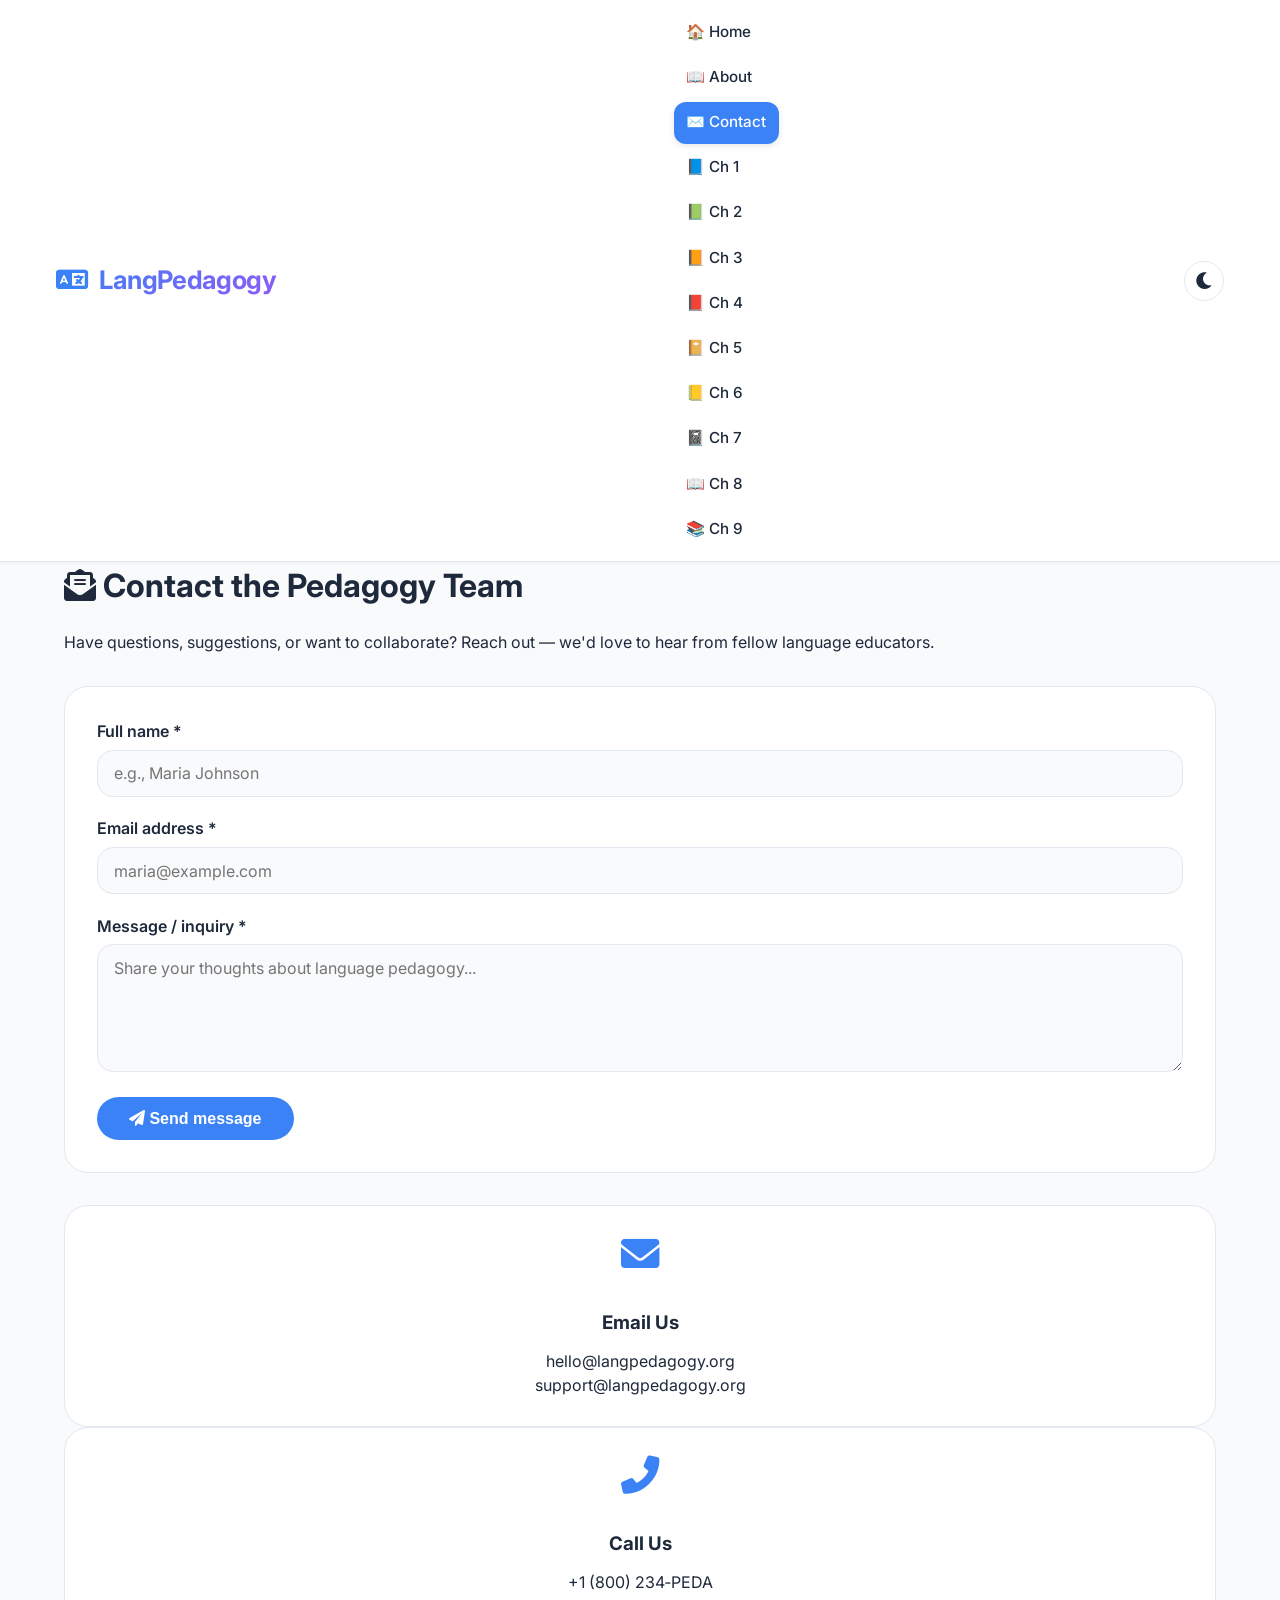
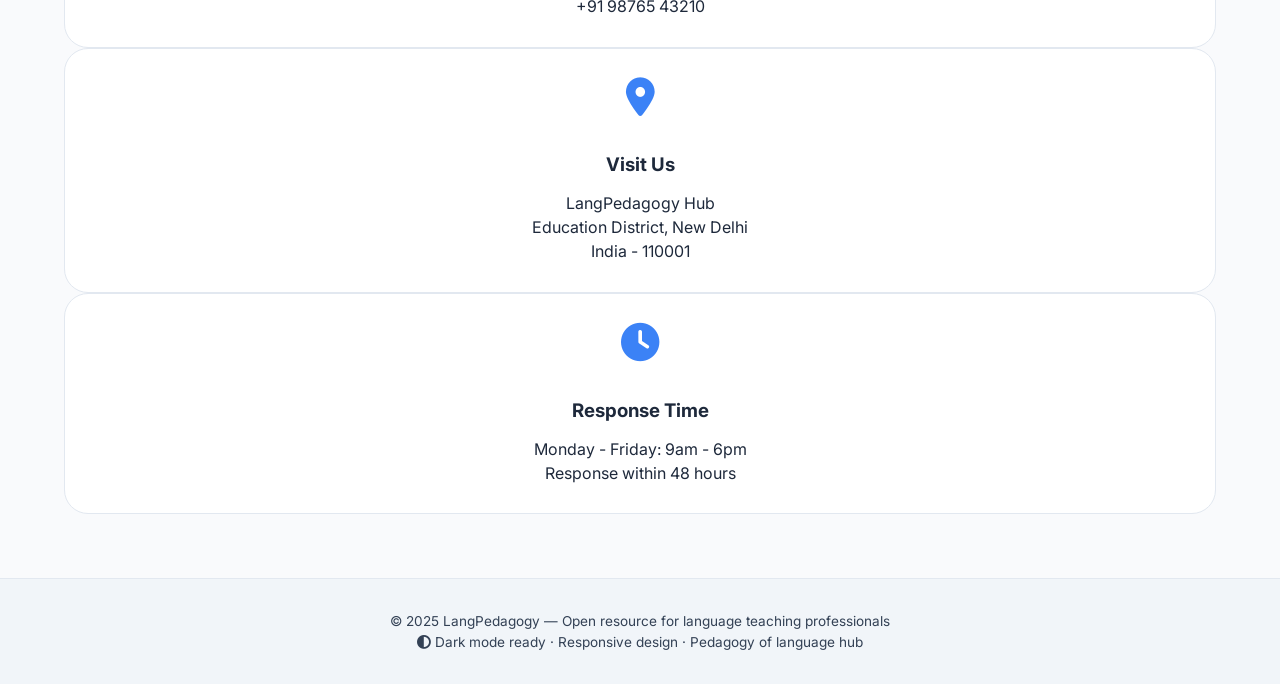
<file: contact.html>
<!DOCTYPE html>
<html lang="en">
<head>
  <meta charset="UTF-8">
  <meta name="viewport" content="width=device-width, initial-scale=1.0, viewport-fit=cover">
  <title>Contact Us | LangPedagogy</title>
  <link href="https://fonts.googleapis.com/css2?family=Inter:opsz,wght@14..32,300;400;500;600;700&display=swap" rel="stylesheet">
  <link rel="stylesheet" href="https://cdnjs.cloudflare.com/ajax/libs/font-awesome/6.0.0-beta3/css/all.min.css">
  <link rel="stylesheet" href="style.css">
</head>
<body>

  <!-- HEADER: Mobile Toggle Menu + Dark Mode -->
  <header class="site-header">
    <div class="container header-container">
      <div class="logo">
        <a href="index.html"><i class="fas fa-language"></i> LangPedagogy</a>
      </div>
      
      <button class="hamburger" id="hamburgerBtn" aria-label="Toggle navigation menu">
        <span class="bar"></span>
        <span class="bar"></span>
        <span class="bar"></span>
      </button>

      <nav class="nav-menu" id="navMenu">
        <ul class="nav-list">
          <li><a href="index.html">🏠 Home</a></li>
          <li><a href="about.html">📖 About</a></li>
          <li><a href="contact.html">✉️ Contact</a></li>
          <li><a href="chapter-1.html">📘 Ch 1</a></li>
          <li><a href="chapter-2.html">📗 Ch 2</a></li>
          <li><a href="chapter-3.html">📙 Ch 3</a></li>
          <li><a href="chapter-4.html">📕 Ch 4</a></li>
          <li><a href="chapter-5.html">📔 Ch 5</a></li>
          <li><a href="chapter-6.html">📒 Ch 6</a></li>
          <li><a href="chapter-7.html">📓 Ch 7</a></li>
          <li><a href="chapter-8.html">📖 Ch 8</a></li>
          <li><a href="chapter-9.html">📚 Ch 9</a></li>
        </ul>
      </nav>

      <button class="dark-toggle" id="darkModeToggle" aria-label="Dark mode">
        <i class="fas fa-moon"></i>
      </button>
    </div>
  </header>

  <main class="main-content">
    <div class="container fade-in">
      <h2><i class="fas fa-envelope-open-text"></i> Contact the Pedagogy Team</h2>
      <p>Have questions, suggestions, or want to collaborate? Reach out — we'd love to hear from fellow language educators.</p>

      <form id="contactForm" class="contact-form">
        <div class="form-group">
          <label for="name">Full name *</label>
          <input type="text" id="name" name="name" placeholder="e.g., Maria Johnson" required>
        </div>
        <div class="form-group">
          <label for="email">Email address *</label>
          <input type="email" id="email" name="email" placeholder="maria@example.com" required>
        </div>
        <div class="form-group">
          <label for="message">Message / inquiry *</label>
          <textarea id="message" rows="5" placeholder="Share your thoughts about language pedagogy..."></textarea>
        </div>
        <button type="submit" class="btn-submit"><i class="fas fa-paper-plane"></i> Send message</button>
      </form>

      <div class="contact-alt">
        <div class="grid-2">
          <div class="info-card">
            <i class="fas fa-envelope"></i>
            <h3>Email Us</h3>
            <p>hello@langpedagogy.org</p>
            <p>support@langpedagogy.org</p>
          </div>
          <div class="info-card">
            <i class="fas fa-phone-alt"></i>
            <h3>Call Us</h3>
            <p>+1 (800) 234‑PEDA</p>
            <p>+91 98765 43210</p>
          </div>
          <div class="info-card">
            <i class="fas fa-map-marker-alt"></i>
            <h3>Visit Us</h3>
            <p>LangPedagogy Hub<br>Education District, New Delhi<br>India - 110001</p>
          </div>
          <div class="info-card">
            <i class="fas fa-clock"></i>
            <h3>Response Time</h3>
            <p>Monday - Friday: 9am - 6pm<br>Response within 48 hours</p>
          </div>
        </div>
      </div>
    </div>
  </main>

  <footer class="site-footer">
    <div class="container footer-inner">
      <p>© 2025 LangPedagogy — Open resource for language teaching professionals</p>
      <p><i class="fas fa-adjust"></i> Dark mode ready · Responsive design · Pedagogy of language hub</p>
    </div>
  </footer>

  <script src="script.js"></script>
  <script>
    // Contact form handling specific to this page
    const contactForm = document.getElementById('contactForm');
    if (contactForm) {
      contactForm.addEventListener('submit', function(e) {
        e.preventDefault();
        const name = document.getElementById('name').value.trim();
        const email = document.getElementById('email').value.trim();
        const message = document.getElementById('message').value.trim();
        
        if (!name || !email || !message) {
          alert('⚠️ Please fill in all required fields (name, email, message).');
          return;
        }
        if (!email.includes('@') || !email.includes('.')) {
          alert('📧 Please enter a valid email address.');
          return;
        }
        
        alert(`✨ Thanks ${name}! Your message has been received. We'll respond within 48 hours.`);
        contactForm.reset();
      });
    }
  </script>
</body>
</html>
</file>
<file: style.css>
/* style.css - LangPedagogy Website */
/* Full version with compact mobile toggle menu (reduced spacing) */

/* Reset & Base */
* {
  margin: 0;
  padding: 0;
  box-sizing: border-box;
  transition: background-color 0.3s ease, color 0.2s ease, border-color 0.2s;
}

body {
  font-family: 'Inter', sans-serif;
  background: var(--bg-primary);
  color: var(--text-primary);
  line-height: 1.5;
  -webkit-font-smoothing: antialiased;
}

/* Light Mode Variables (default) */
:root {
  --bg-primary: #f9fafc;
  --bg-secondary: #ffffff;
  --bg-card: #ffffff;
  --text-primary: #1e293b;
  --text-secondary: #334155;
  --border-light: #e2e8f0;
  --accent: #3b82f6;
  --accent-hover: #2563eb;
  --header-bg: #ffffffdd;
  --header-shadow: rgba(0, 0, 0, 0.05);
  --footer-bg: #f1f5f9;
  --badge-bg: #eef2ff;
  --tip-bg: #fef9e3;
  --nav-hover-bg: rgba(59, 130, 246, 0.1);
  --overlay-bg: rgba(0, 0, 0, 0.4);
}

/* Dark Mode Variables */
body.dark {
  --bg-primary: #0f172a;
  --bg-secondary: #1e293b;
  --bg-card: #1e293b;
  --text-primary: #e2e8f0;
  --text-secondary: #cbd5e1;
  --border-light: #334155;
  --accent: #60a5fa;
  --accent-hover: #3b82f6;
  --header-bg: #0f172ad9;
  --header-shadow: rgba(0, 0, 0, 0.3);
  --footer-bg: #0f172a;
  --badge-bg: #1e293b;
  --tip-bg: #2d3a3f;
  --nav-hover-bg: rgba(96, 165, 250, 0.15);
  --overlay-bg: rgba(0, 0, 0, 0.6);
}

body {
  background: var(--bg-primary);
}

/* Container */
.container {
  max-width: 1200px;
  margin: 0 auto;
  padding: 0 1.5rem;
}

/* Header & Navigation */
.site-header {
  background: var(--header-bg);
  backdrop-filter: blur(12px);
  box-shadow: 0 1px 3px var(--header-shadow);
  position: sticky;
  top: 0;
  z-index: 1000;
  border-bottom: 1px solid var(--border-light);
}

.header-container {
  display: flex;
  align-items: center;
  justify-content: space-between;
  flex-wrap: wrap;
  padding: 0.9rem 1.5rem;
}

.logo a {
  font-size: 1.6rem;
  font-weight: 700;
  text-decoration: none;
  background: linear-gradient(135deg, var(--accent), #8b5cf6);
  -webkit-background-clip: text;
  background-clip: text;
  color: transparent;
  letter-spacing: -0.3px;
}

.logo i {
  color: var(--accent);
  background: none;
  -webkit-background-clip: unset;
  background-clip: unset;
  color: var(--accent);
  margin-right: 6px;
}

/* Hamburger Menu (mobile) - enhanced animated */
.hamburger {
  display: none;
  flex-direction: column;
  justify-content: space-between;
  width: 30px;
  height: 24px;
  background: transparent;
  border: none;
  cursor: pointer;
  padding: 0;
  z-index: 1001;
}

.hamburger .bar {
  width: 100%;
  height: 3px;
  background-color: var(--text-primary);
  border-radius: 6px;
  transition: all 0.25s ease-in-out;
}

/* Animated X when menu open */
.hamburger.open .bar:nth-child(1) {
  transform: translateY(10px) rotate(45deg);
}
.hamburger.open .bar:nth-child(2) {
  opacity: 0;
}
.hamburger.open .bar:nth-child(3) {
  transform: translateY(-10px) rotate(-45deg);
}

/* Navigation menu - desktop */
.nav-menu {
  flex: 1;
  display: flex;
  justify-content: center;
}

.nav-list {
  display: flex;
  gap: 0.3rem;
  list-style: none;
  flex-wrap: wrap;
  justify-content: center;
}

.nav-list li a {
  text-decoration: none;
  padding: 0.6rem 1rem;
  border-radius: 2rem;
  font-weight: 500;
  color: var(--text-secondary);
  transition: all 0.2s;
  display: inline-block;
  font-size: 0.95rem;
}

.nav-list li a:hover {
  background: var(--accent);
  color: white;
}

/* Dark mode toggle button */
.dark-toggle {
  background: var(--bg-secondary);
  border: 1px solid var(--border-light);
  border-radius: 2rem;
  width: 40px;
  height: 40px;
  cursor: pointer;
  font-size: 1.2rem;
  display: flex;
  align-items: center;
  justify-content: center;
  color: var(--text-primary);
  transition: 0.2s;
  margin-left: 0.5rem;
}

.dark-toggle:hover {
  background: var(--accent);
  color: white;
}

/* Page sections (for single-page version, kept for compatibility) */
.page {
  display: none;
  animation: fadePage 0.35s ease;
}

.active-page {
  display: block;
}

@keyframes fadePage {
  from { opacity: 0; transform: translateY(8px);}
  to { opacity: 1; transform: translateY(0);}
}

.fade-in {
  animation: fadePage 0.4s ease;
}

/* Hero Section */
.hero {
  background: var(--bg-secondary);
  padding: 3rem 2rem;
  border-radius: 2rem;
  text-align: center;
  margin: 2rem 0;
  border: 1px solid var(--border-light);
  box-shadow: 0 6px 14px rgba(0, 0, 0, 0.03);
}

.hero h1 {
  font-size: 2.4rem;
  margin-bottom: 1rem;
  background: linear-gradient(to right, var(--accent), #a855f7);
  -webkit-background-clip: text;
  background-clip: text;
  color: transparent;
}

.hero p {
  font-size: 1.2rem;
  color: var(--text-secondary);
  max-width: 700px;
  margin: 0 auto 1.2rem;
}

.hero-badge {
  background: var(--badge-bg);
  display: inline-block;
  padding: 0.4rem 1rem;
  border-radius: 40px;
  font-size: 0.9rem;
}

/* Card Grid */
.card-grid {
  display: flex;
  gap: 1.8rem;
  flex-wrap: wrap;
  margin: 3rem 0;
}

.info-card {
  flex: 1;
  min-width: 220px;
  background: var(--bg-card);
  padding: 1.8rem;
  border-radius: 1.5rem;
  text-align: center;
  border: 1px solid var(--border-light);
  transition: transform 0.2s, box-shadow 0.2s;
}

.info-card:hover {
  transform: translateY(-5px);
  box-shadow: 0 20px 25px -12px rgba(0, 0, 0, 0.1);
}

.info-card i {
  font-size: 2.4rem;
  color: var(--accent);
  margin-bottom: 1rem;
}

.info-card h3 {
  margin-bottom: 0.75rem;
}

.welcome-note {
  background: var(--bg-secondary);
  border-radius: 1.5rem;
  padding: 2rem;
  margin: 1rem 0 2rem;
  text-align: center;
  border: 1px solid var(--border-light);
}

.cta-link {
  display: inline-block;
  margin-top: 1rem;
  background: var(--accent);
  color: white;
  padding: 0.7rem 1.8rem;
  border-radius: 2rem;
  text-decoration: none;
  font-weight: 600;
}

.cta-link:hover {
  background: var(--accent-hover);
}

/* About Page */
.about-content p {
  margin: 1rem 0;
  font-size: 1.05rem;
}

.about-stats {
  display: flex;
  gap: 2rem;
  margin-top: 2rem;
  flex-wrap: wrap;
}

.about-stats span {
  background: var(--badge-bg);
  padding: 0.5rem 1rem;
  border-radius: 40px;
  font-size: 0.9rem;
}

/* Contact Form */
.contact-form {
  background: var(--bg-secondary);
  padding: 2rem;
  border-radius: 1.5rem;
  margin: 2rem 0;
  border: 1px solid var(--border-light);
}

.form-group {
  margin-bottom: 1.2rem;
}

.form-group label {
  display: block;
  font-weight: 600;
  margin-bottom: 0.4rem;
}

.form-group input, .form-group textarea {
  width: 100%;
  padding: 0.8rem 1rem;
  background: var(--bg-primary);
  border: 1px solid var(--border-light);
  border-radius: 1rem;
  font-family: inherit;
  color: var(--text-primary);
  font-size: 1rem;
}

.btn-submit {
  background: var(--accent);
  border: none;
  padding: 0.8rem 2rem;
  border-radius: 2rem;
  font-weight: 600;
  font-size: 1rem;
  color: white;
  cursor: pointer;
}

.btn-submit:hover {
  background: var(--accent-hover);
}

/* Chapter badge + tips */
.chapter-badge {
  display: inline-block;
  background: var(--accent);
  color: white;
  border-radius: 2rem;
  padding: 0.2rem 1rem;
  font-size: 0.75rem;
  font-weight: 600;
  letter-spacing: 1px;
  margin-bottom: 1rem;
}

.tip-box {
  background: var(--tip-bg);
  border-left: 5px solid var(--accent);
  padding: 1rem;
  margin: 1.5rem 0;
  border-radius: 1rem;
}

/* Footer */
.site-footer {
  background: var(--footer-bg);
  margin-top: 4rem;
  padding: 2rem 0;
  border-top: 1px solid var(--border-light);
  text-align: center;
  font-size: 0.85rem;
  color: var(--text-secondary);
}

/* ========== ENHANCED MOBILE RESPONSIVE TOGGLE MENU (COMPACT) ========== */

    @media screen and (max-width: 860px) {
  .hamburger {
    display: flex;
  }

  .nav-menu {
    position: fixed;
    top: 0;
    left: -260px;
    width: 260px;
    height: 100vh;
    background: var(--bg-secondary);
    backdrop-filter: blur(20px);
    background-color: rgba(var(--bg-secondary-rgb, 255,255,255), 0.97);
    box-shadow: 5px 0 30px rgba(0, 0, 0, 0.3);
    transition: left 0.3s cubic-bezier(0.2, 0.9, 0.4, 1.1);
    z-index: 1000;
    padding: 4rem 0.8rem 1rem;   /* bottom padding kam kiya */
    border-right: 1px solid var(--border-light);
    overflow-y: auto;
  }

  body.dark .nav-menu {
    background: rgba(15, 23, 42, 0.98);
  }

  .nav-menu.open {
    left: 0;
  }

  .nav-list {
    flex-direction: column;
    gap: 0.2rem;
    margin: 0;
    padding: 0;
  }

  .nav-list li {
    width: 100%;
    margin: 0;
  }

  .nav-list li a {
    display: flex;
    align-items: center;
    gap: 8px;
    padding: 0.6rem 0.8rem;
    font-size: 0.95rem;
    font-weight: 500;
    border-radius: 0.75rem;
    background: transparent;
    color: var(--text-primary);
    transition: background 0.2s, transform 0.1s;
  }

  /* last item ke neeche extra space hatane ke liye */
  .nav-list li:last-child a {
    margin-bottom: 0;
  }

  .nav-list li a:hover,
  .nav-list li a.active {
    background: var(--accent);
    color: white;
    transform: translateX(4px);
  }

  body.menu-open {
    overflow: hidden;
  }

  .header-container {
    padding: 0.7rem 1rem;
  }
}

  /* Dark mode specific overlay background */
  body.dark .nav-menu {
    background: rgba(15, 23, 42, 0.98);
  }

  .nav-menu.open {
    left: 0;
  }

  .nav-list {
    flex-direction: column;
    gap: 0.2rem;
    margin: 0;
    padding: 0;
  }

  .nav-list li {
    width: 100%;
    margin: 0;
  }

  .nav-list li a {
    display: flex;
    align-items: center;
    gap: 8px;
    padding: 0.6rem 0.8rem;
    font-size: 0.95rem;
    font-weight: 500;
    border-radius: 0.75rem;
    background: transparent;
    color: var(--text-primary);
    transition: background 0.2s, transform 0.1s;
  }

  .nav-list li a:hover {
    background: var(--accent);
    color: white;
    transform: translateX(4px);
  }

  .nav-list li a.active {
    background: var(--accent);
    color: white;
    box-shadow: 0 2px 6px rgba(0, 0, 0, 0.1);
  }

  /* Prevent body scroll when menu open */
  body.menu-open {
    overflow: hidden;
  }

  /* Adjust header container for mobile */
  .header-container {
    padding: 0.7rem 1rem;
  }
}

/* For very small screens */
@media screen and (max-width: 480px) {
  .nav-menu {
    width: 85%;
    left: -85%;
  }
  .hero h1 {
    font-size: 1.8rem;
  }
  .hero p {
    font-size: 1rem;
  }
  .card-grid {
    flex-direction: column;
  }
  .info-card {
    min-width: auto;
  }
  .about-stats {
    flex-direction: column;
    gap: 0.8rem;
  }
  .container {
    padding: 0 1rem;
  }
  .hero {
    padding: 2rem 1rem;
  }
  .contact-form {
    padding: 1.3rem;
  }
  .logo a {
    font-size: 1.3rem;
  }
  .dark-toggle {
    width: 36px;
    height: 36px;
  }
}

/* General utility */
h2 {
  font-size: 2rem;
  margin-bottom: 1.25rem;
  font-weight: 700;
}

h3 {
  margin: 1.2rem 0 0.6rem;
}

ul, .page ul {
  margin: 1rem 0 1rem 1.5rem;
}

li {
  margin: 0.4rem 0;
}
</file>
